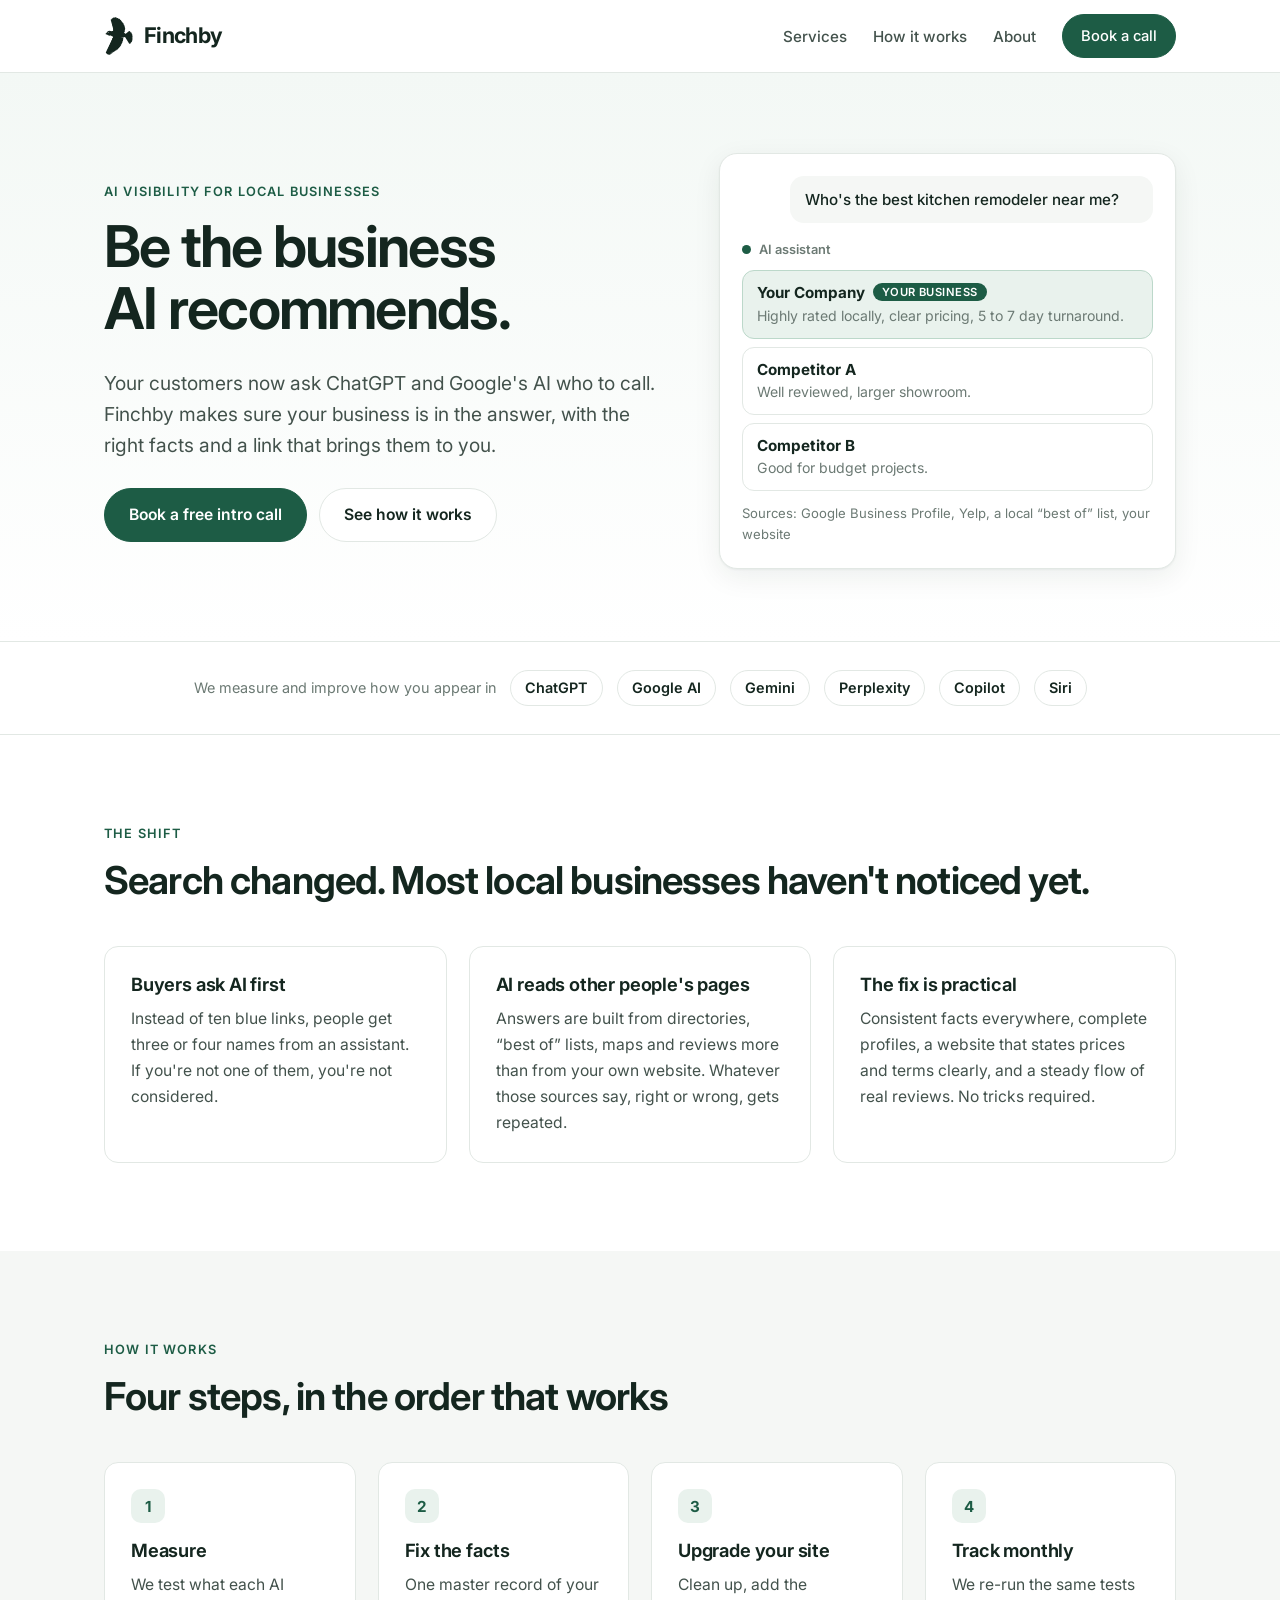
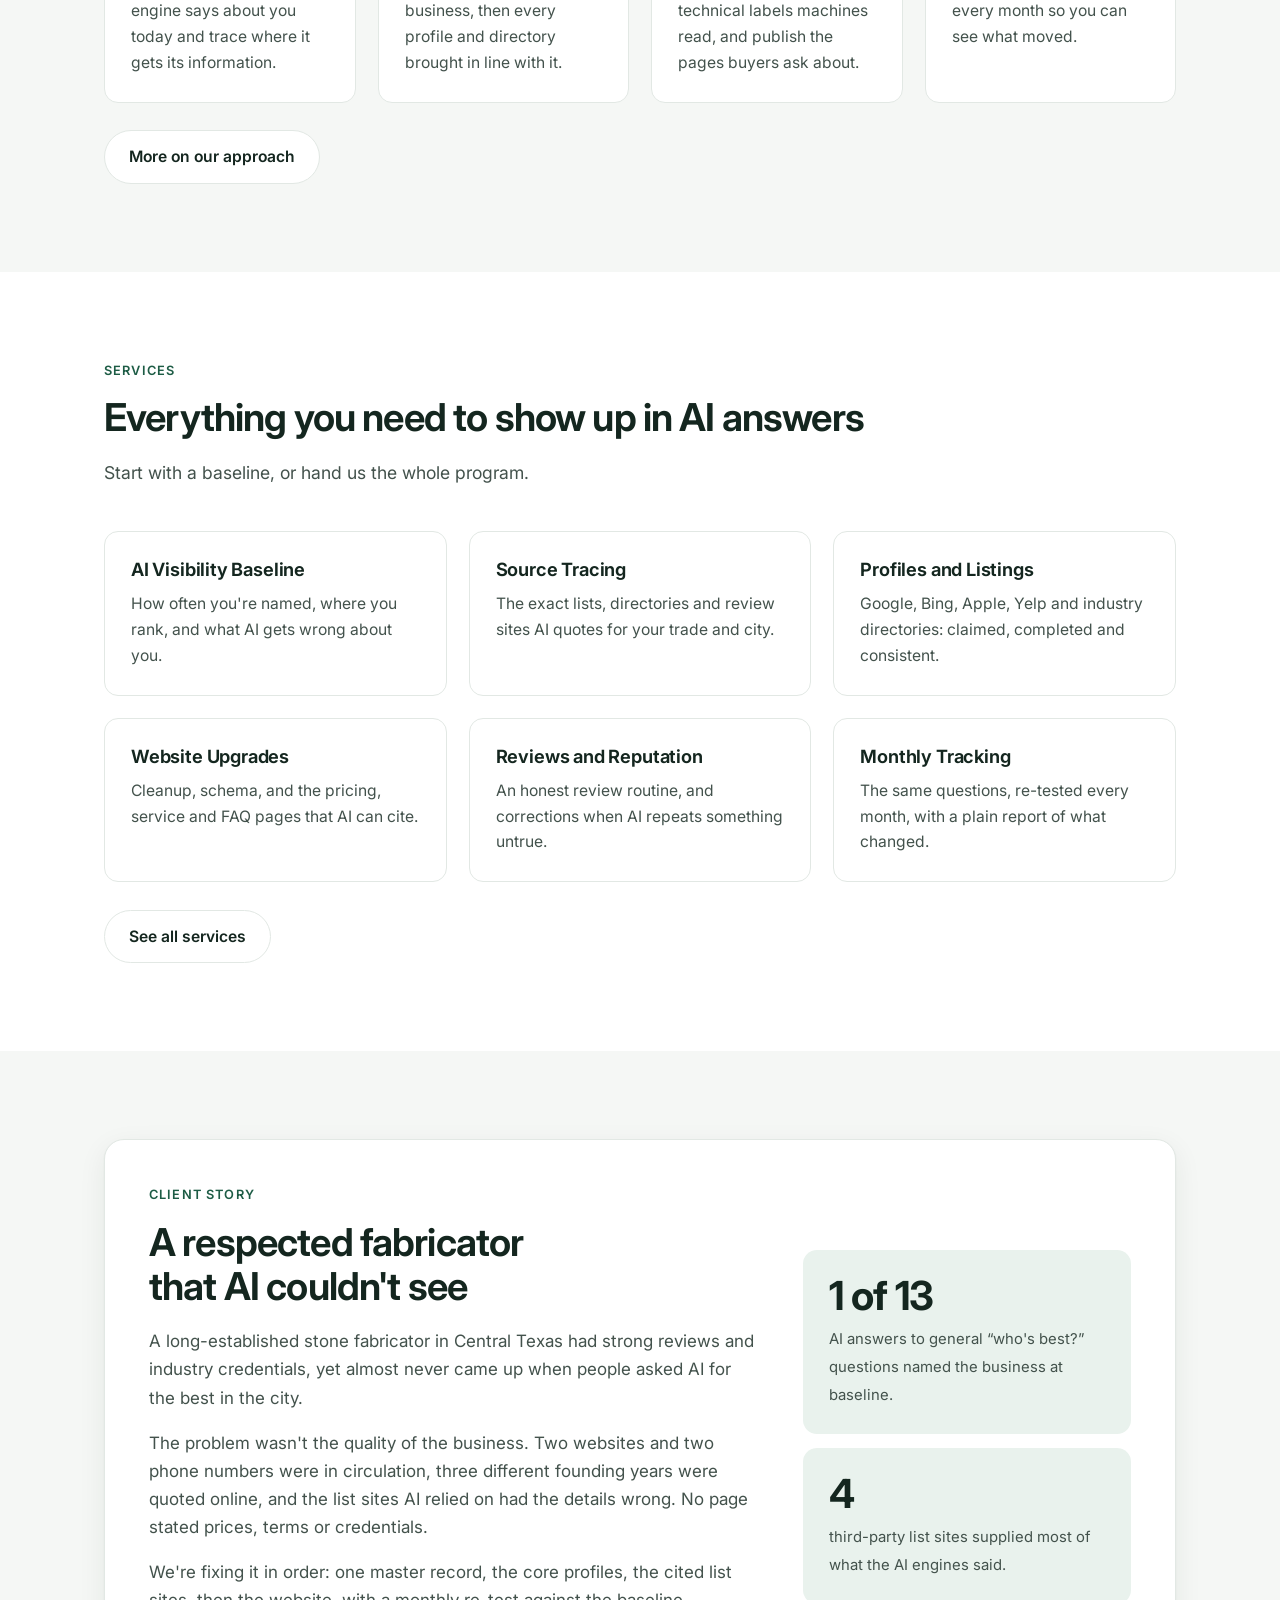
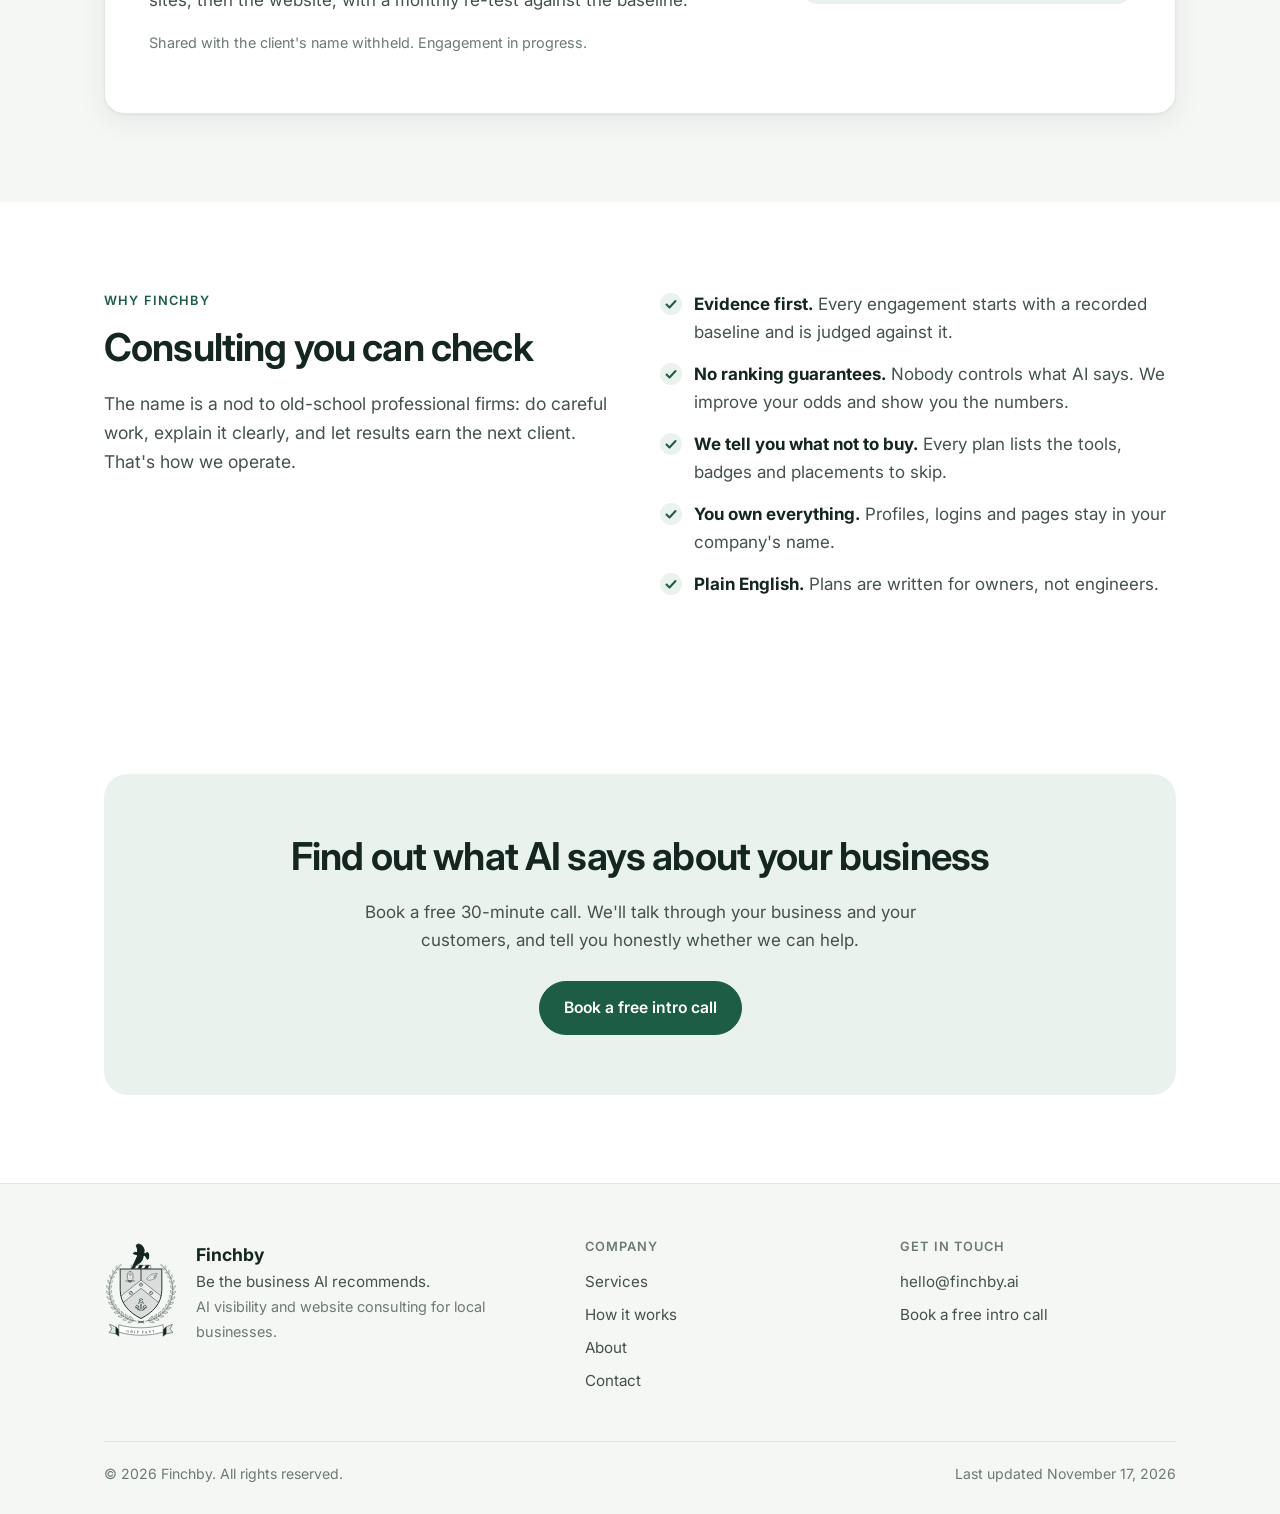
<file: finchby-site/index.html>
<!doctype html>
<html lang="en-US">
<head>
<meta charset="utf-8">
<meta name="viewport" content="width=device-width, initial-scale=1">
<title>AI Visibility for Local Businesses | Finchby</title>
<meta name="description" content="Finchby helps local businesses get found, described accurately and recommended by ChatGPT, Google AI, Gemini, Perplexity and Copilot.">
<link rel="canonical" href="https://finchby.ai/">
<meta property="og:type" content="website">
<meta property="og:site_name" content="Finchby">
<meta property="og:title" content="AI Visibility for Local Businesses | Finchby">
<meta property="og:description" content="Finchby helps local businesses get found, described accurately and recommended by ChatGPT, Google AI, Gemini, Perplexity and Copilot.">
<meta property="og:url" content="https://finchby.ai/">
<link rel="icon" href="assets/img/finch.svg" type="image/svg+xml">
<link rel="preconnect" href="https://fonts.googleapis.com">
<link rel="preconnect" href="https://fonts.gstatic.com" crossorigin>
<link href="https://fonts.googleapis.com/css2?family=Inter:wght@400;500;600;700&display=swap" rel="stylesheet">
<link rel="stylesheet" href="assets/css/style.css">
<script type="application/ld+json">
{
 "@context": "https://schema.org",
 "@type": "ProfessionalService",
 "@id": "https://finchby.ai/#organization",
 "name": "Finchby",
 "url": "https://finchby.ai/",
 "logo": "https://finchby.ai/assets/img/finch.svg",
 "email": "hello@finchby.ai",
 "description": "AI visibility consultancy for local businesses.",
 "slogan": "Be the business AI recommends.",
 "founder": {
  "@type": "Person",
  "name": "Steven Hope"
 },
 "areaServed": {
  "@type": "Country",
  "name": "United States"
 },
 "knowsAbout": [
  "AI visibility",
  "Generative engine optimization",
  "Answer engine optimization",
  "Local SEO",
  "WordPress",
  "Structured data"
 ],
 "hasOfferCatalog": {
  "@type": "OfferCatalog",
  "name": "Services",
  "itemListElement": [
   {
    "@type": "Offer",
    "itemOffered": {
     "@type": "Service",
     "name": "AI Visibility Baseline",
     "description": "We ask ChatGPT, Google, Gemini, Perplexity and Copilot the questions your customers ask, several times each. You see how often you're named, where you rank, which facts are wrong and which competitors show up instead."
    }
   },
   {
    "@type": "Offer",
    "itemOffered": {
     "@type": "Service",
     "name": "Source Tracing",
     "description": "AI rarely quotes your own website. We find the list sites, directories and review platforms it actually pulls from for your trade and city, and show where you stand on each one."
    }
   },
   {
    "@type": "Offer",
    "itemOffered": {
     "@type": "Service",
     "name": "Site Readiness Audit",
     "description": "A technical check of whether search engines and AI crawlers can reach and understand your website. You get a clear verdict (Ready, Needs Work or Blocked) and the reason."
    }
   },
   {
    "@type": "Offer",
    "itemOffered": {
     "@type": "Service",
     "name": "Action Plan",
     "description": "A prioritized plan in plain English. Every task has an owner, a time estimate and a cost, with milestones at 30, 60 and 90 days."
    }
   },
   {
    "@type": "Offer",
    "itemOffered": {
     "@type": "Service",
     "name": "Master Record",
     "description": "One agreed source of truth for your name, address, phone, hours, founding year and credentials. Every listing gets checked against it, field by field."
    }
   },
   {
    "@type": "Offer",
    "itemOffered": {
     "@type": "Service",
     "name": "Core Profiles",
     "description": "We claim and complete the profiles AI reads first: Google Business Profile, Bing Places, Apple Business, Yelp, Facebook and the top directory in your industry."
    }
   },
   {
    "@type": "Offer",
    "itemOffered": {
     "@type": "Service",
     "name": "Directory and List-Site Fixes",
     "description": "We get you onto the \u201cbest of\u201d lists AI quotes, correct the entries that are wrong, and tell you which paid placements aren't worth it."
    }
   },
   {
    "@type": "Offer",
    "itemOffered": {
     "@type": "Service",
     "name": "Duplicate and Legacy Cleanup",
     "description": "Old domains, former owners, extra phone numbers and conflicting founding dates confuse AI. We reconcile them, or work around the ones you can't change."
    }
   },
   {
    "@type": "Offer",
    "itemOffered": {
     "@type": "Service",
     "name": "Website Cleanup and Care",
     "description": "We remove leftover pages, broken links, oversized images and security gaps. We work in WordPress, Elementor and Yoast SEO, alongside your developer if you have one."
    }
   },
   {
    "@type": "Offer",
    "itemOffered": {
     "@type": "Service",
     "name": "Technical Setup and Schema",
     "description": "Page titles, descriptions, headings and structured data that tell machines what you do and where, plus the right AI-crawler settings at your host and firewall."
    }
   },
   {
    "@type": "Offer",
    "itemOffered": {
     "@type": "Service",
     "name": "Answer Pages",
     "description": "The pages buyers and AI look for and rarely find: pricing and terms, credentials, services, service areas and FAQs, each answering the question in the first two sentences."
    }
   },
   {
    "@type": "Offer",
    "itemOffered": {
     "@type": "Service",
     "name": "Review Program",
     "description": "A simple routine for asking every customer for a review and replying to each one. We never buy, filter or gate reviews."
    }
   },
   {
    "@type": "Offer",
    "itemOffered": {
     "@type": "Service",
     "name": "AI Answer Corrections",
     "description": "When AI repeats an outdated or unfair claim about you, we trace it to the source, publish the real facts and respond where the claim was made."
    }
   },
   {
    "@type": "Offer",
    "itemOffered": {
     "@type": "Service",
     "name": "Monthly Answer Check",
     "description": "We re-run the same questions on every engine, multiple times, and compare with your baseline. AI answers vary from one run to the next, so a single check proves nothing."
    }
   },
   {
    "@type": "Offer",
    "itemOffered": {
     "@type": "Service",
     "name": "Reporting",
     "description": "AI citations from Bing, question searches from Google, AI-assistant traffic in Google Analytics, and what customers say when you ask how they found you."
    }
   },
   {
    "@type": "Offer",
    "itemOffered": {
     "@type": "Service",
     "name": "Ongoing Advisory",
     "description": "A monthly retainer for owners who want the work watched, adjusted and explained as AI platforms change."
    }
   }
  ]
 }
}
</script>
</head>
<body>
<header class="site-header">
  <div class="wrap">
    <a class="brand" href="index.html" aria-label="Finchby, home">
      <img src="assets/img/finch.svg" alt="" width="30" height="40">
      <span>Finchby</span>
    </a>
    <nav class="nav" aria-label="Primary">
      <a href="services.html">Services</a>
      <a href="approach.html">How it works</a>
      <a href="about.html">About</a>
      <a class="btn" href="contact.html">Book a call</a>
    </nav>
  </div>
</header>
<main>

<section class="hero">
  <div class="wrap">
    <div>
      <p class="eyebrow">AI visibility for local businesses</p>
      <h1>Be the business AI recommends.</h1>
      <p class="lede">Your customers now ask ChatGPT and Google's AI who to call. Finchby makes sure your business is in the answer, with the right facts and a link that brings them to you.</p>
      <div class="actions">
        <a class="btn" href="contact.html">Book a free intro call</a>
        <a class="btn ghost" href="approach.html">See how it works</a>
      </div>
    </div>
    <div class="answer" role="img" aria-label="Illustration of an AI assistant recommending three local businesses, with yours listed first">
      <p class="q">Who's the best kitchen remodeler near me?</p>
      <div class="a-label"><span class="dot"></span>AI assistant</div>
      <ol>
        <li class="you"><strong>Your Company</strong><span>Highly rated locally, clear pricing, 5 to 7 day turnaround.</span></li>
        <li><strong>Competitor A</strong><span>Well reviewed, larger showroom.</span></li>
        <li><strong>Competitor B</strong><span>Good for budget projects.</span></li>
      </ol>
      <p class="src">Sources: Google Business Profile, Yelp, a local &ldquo;best of&rdquo; list, your website</p>
    </div>
  </div>
</section>

<div class="engines">
  <div class="wrap">
    <span>We measure and improve how you appear in</span>
    <span class="chip">ChatGPT</span><span class="chip">Google AI</span><span class="chip">Gemini</span><span class="chip">Perplexity</span><span class="chip">Copilot</span><span class="chip">Siri</span>
  </div>
</div>

<section>
  <div class="wrap">
    <div class="sec-head">
      <p class="eyebrow">The shift</p>
      <h2>Search changed. Most local businesses haven't noticed yet.</h2>
    </div>
    <div class="grid-3">
      <div class="card"><h3>Buyers ask AI first</h3><p>Instead of ten blue links, people get three or four names from an assistant. If you're not one of them, you're not considered.</p></div>
      <div class="card"><h3>AI reads other people's pages</h3><p>Answers are built from directories, &ldquo;best of&rdquo; lists, maps and reviews more than from your own website. Whatever those sources say, right or wrong, gets repeated.</p></div>
      <div class="card"><h3>The fix is practical</h3><p>Consistent facts everywhere, complete profiles, a website that states prices and terms clearly, and a steady flow of real reviews. No tricks required.</p></div>
    </div>
  </div>
</section>

<section class="soft">
  <div class="wrap">
    <div class="sec-head">
      <p class="eyebrow">How it works</p>
      <h2>Four steps, in the order that works</h2>
    </div>
    <div class="grid-4">
      <div class="card"><span class="num">1</span><h3>Measure</h3><p>We test what each AI engine says about you today and trace where it gets its information.</p></div>
      <div class="card"><span class="num">2</span><h3>Fix the facts</h3><p>One master record of your business, then every profile and directory brought in line with it.</p></div>
      <div class="card"><span class="num">3</span><h3>Upgrade your site</h3><p>Clean up, add the technical labels machines read, and publish the pages buyers ask about.</p></div>
      <div class="card"><span class="num">4</span><h3>Track monthly</h3><p>We re-run the same tests every month so you can see what moved.</p></div>
    </div>
    <div class="actions"><a class="btn ghost" href="approach.html">More on our approach</a></div>
  </div>
</section>

<section>
  <div class="wrap">
    <div class="sec-head">
      <p class="eyebrow">Services</p>
      <h2>Everything you need to show up in AI answers</h2>
      <p class="sub">Start with a baseline, or hand us the whole program.</p>
    </div>
    <div class="grid-3">
      <a class="card" href="services.html"><h3>AI Visibility Baseline</h3><p>How often you're named, where you rank, and what AI gets wrong about you.</p></a>
      <a class="card" href="services.html"><h3>Source Tracing</h3><p>The exact lists, directories and review sites AI quotes for your trade and city.</p></a>
      <a class="card" href="services.html"><h3>Profiles and Listings</h3><p>Google, Bing, Apple, Yelp and industry directories: claimed, completed and consistent.</p></a>
      <a class="card" href="services.html"><h3>Website Upgrades</h3><p>Cleanup, schema, and the pricing, service and FAQ pages that AI can cite.</p></a>
      <a class="card" href="services.html"><h3>Reviews and Reputation</h3><p>An honest review routine, and corrections when AI repeats something untrue.</p></a>
      <a class="card" href="services.html"><h3>Monthly Tracking</h3><p>The same questions, re-tested every month, with a plain report of what changed.</p></a>
    </div>
    <div class="actions"><a class="btn ghost" href="services.html">See all services</a></div>
  </div>
</section>

<section class="soft">
  <div class="wrap">
    <div class="case">
      <div>
        <p class="eyebrow">Client story</p>
        <h2>A respected fabricator that AI couldn't see</h2>
        <p>A long-established stone fabricator in Central Texas had strong reviews and industry credentials, yet almost never came up when people asked AI for the best in the city.</p>
        <p>The problem wasn't the quality of the business. Two websites and two phone numbers were in circulation, three different founding years were quoted online, and the list sites AI relied on had the details wrong. No page stated prices, terms or credentials.</p>
        <p>We're fixing it in order: one master record, the core profiles, the cited list sites, then the website, with a monthly re-test against the baseline.</p>
        <p class="small">Shared with the client's name withheld. Engagement in progress.</p>
      </div>
      <div>
        <div class="stat"><b>1 of 13</b><span>AI answers to general &ldquo;who's best?&rdquo; questions named the business at baseline.</span></div>
        <div class="stat"><b>4</b><span>third-party list sites supplied most of what the AI engines said.</span></div>
      </div>
    </div>
  </div>
</section>

<section>
  <div class="wrap">
    <div class="grid-2">
      <div>
        <p class="eyebrow">Why Finchby</p>
        <h2>Consulting you can check</h2>
        <p class="sub">The name is a nod to old-school professional firms: do careful work, explain it clearly, and let results earn the next client. That's how we operate.</p>
      </div>
      <ul class="checks">
        <li><strong>Evidence first.</strong> Every engagement starts with a recorded baseline and is judged against it.</li>
        <li><strong>No ranking guarantees.</strong> Nobody controls what AI says. We improve your odds and show you the numbers.</li>
        <li><strong>We tell you what not to buy.</strong> Every plan lists the tools, badges and placements to skip.</li>
        <li><strong>You own everything.</strong> Profiles, logins and pages stay in your company's name.</li>
        <li><strong>Plain English.</strong> Plans are written for owners, not engineers.</li>
      </ul>
    </div>
  </div>
</section>

<section>
  <div class="wrap">
    <div class="cta">
      <h2>Find out what AI says about your business</h2>
      <p>Book a free 30-minute call. We'll talk through your business and your customers, and tell you honestly whether we can help.</p>
      <div class="actions" style="justify-content:center"><a class="btn" href="contact.html">Book a free intro call</a></div>
    </div>
  </div>
</section>
</main>
<footer class="site-footer">
  <div class="wrap">
    <div class="cols">
      <div class="foot-brand">
        <img src="assets/img/crest.svg" alt="The Finchby crest" width="74" height="99">
        <p><strong>Finchby</strong><br>Be the business AI recommends.<br><span class="small">AI visibility and website consulting for local businesses.</span></p>
      </div>
      <div>
        <h2>Company</h2>
        <ul>
          <li><a href="services.html">Services</a></li>
          <li><a href="approach.html">How it works</a></li>
          <li><a href="about.html">About</a></li>
          <li><a href="contact.html">Contact</a></li>
        </ul>
      </div>
      <div>
        <h2>Get in touch</h2>
        <ul>
          <li><a href="mailto:hello@finchby.ai">hello@finchby.ai</a></li>
          <li><a href="contact.html">Book a free intro call</a></li>
        </ul>
      </div>
    </div>
    <div class="colophon"><span>&copy; 2026 Finchby. All rights reserved.</span><span>Last updated November 17, 2026</span></div>
  </div>
</footer>
</body>
</html>
</file>
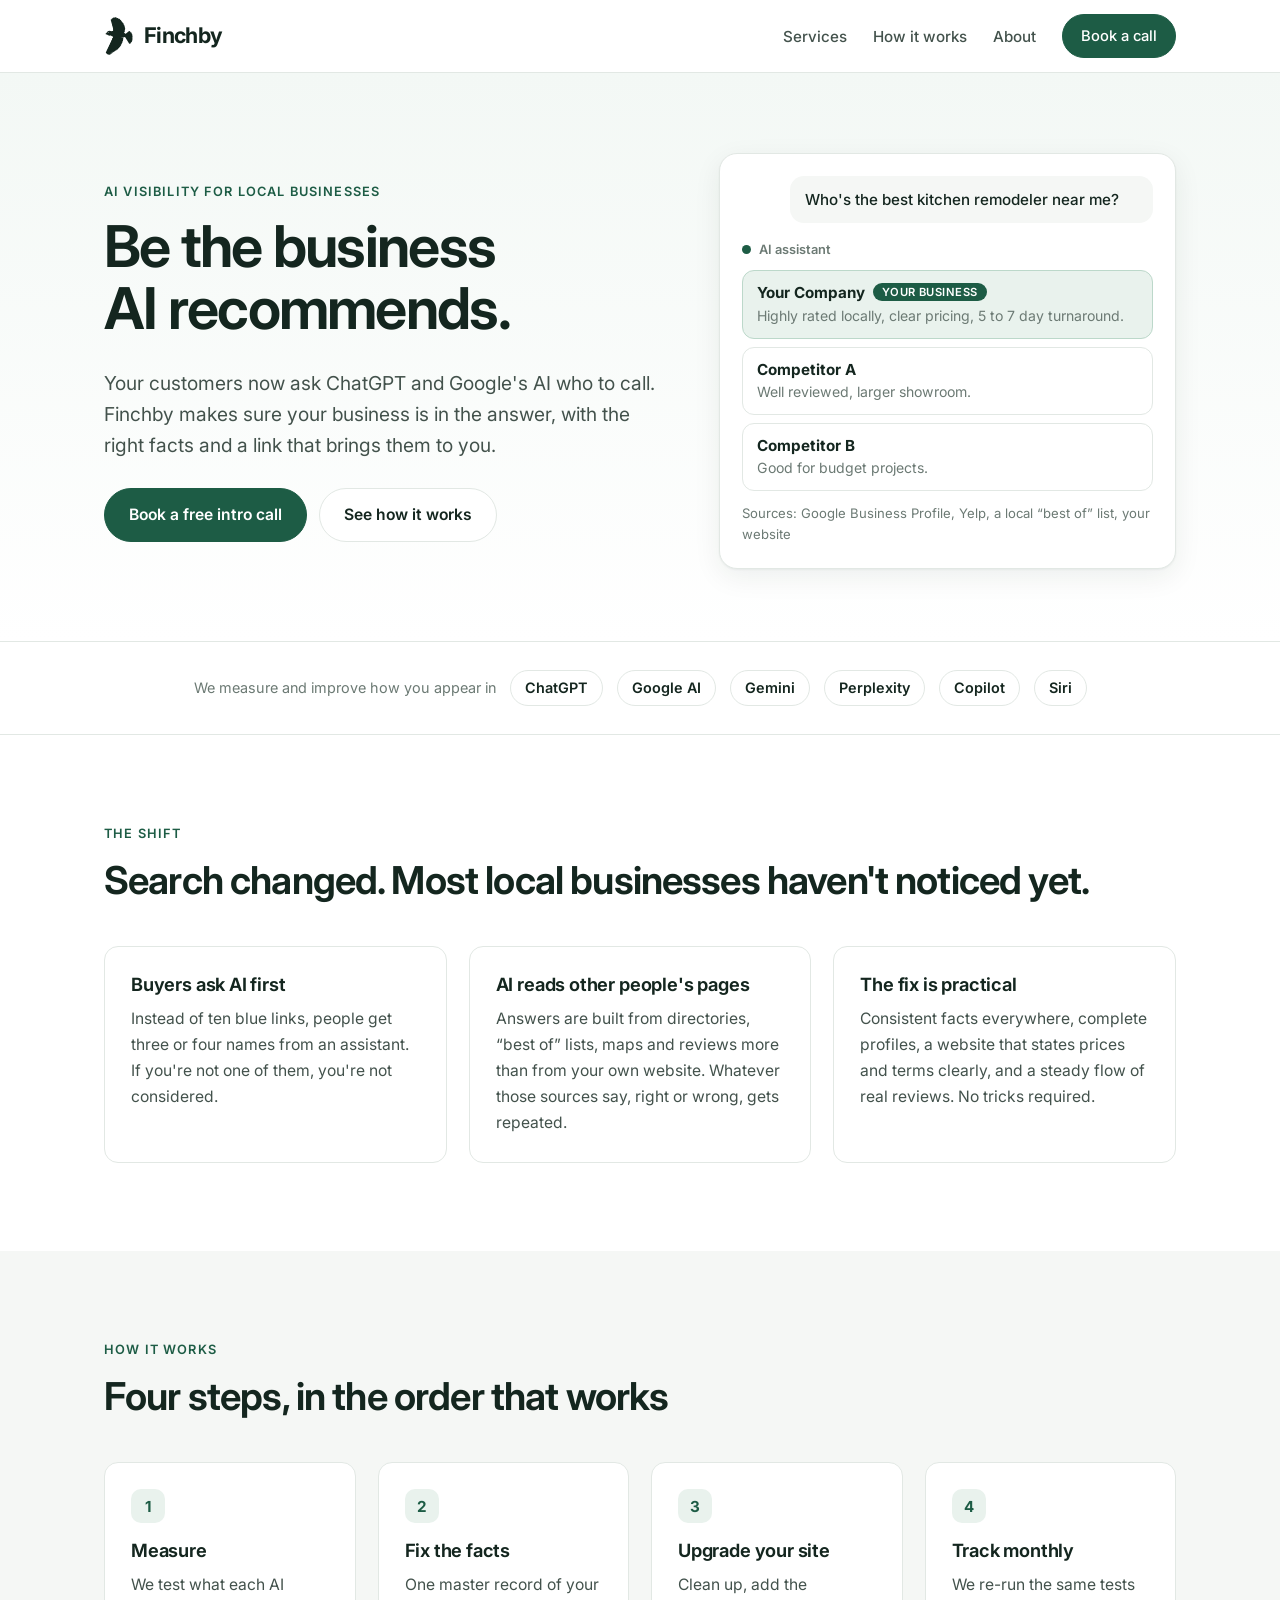
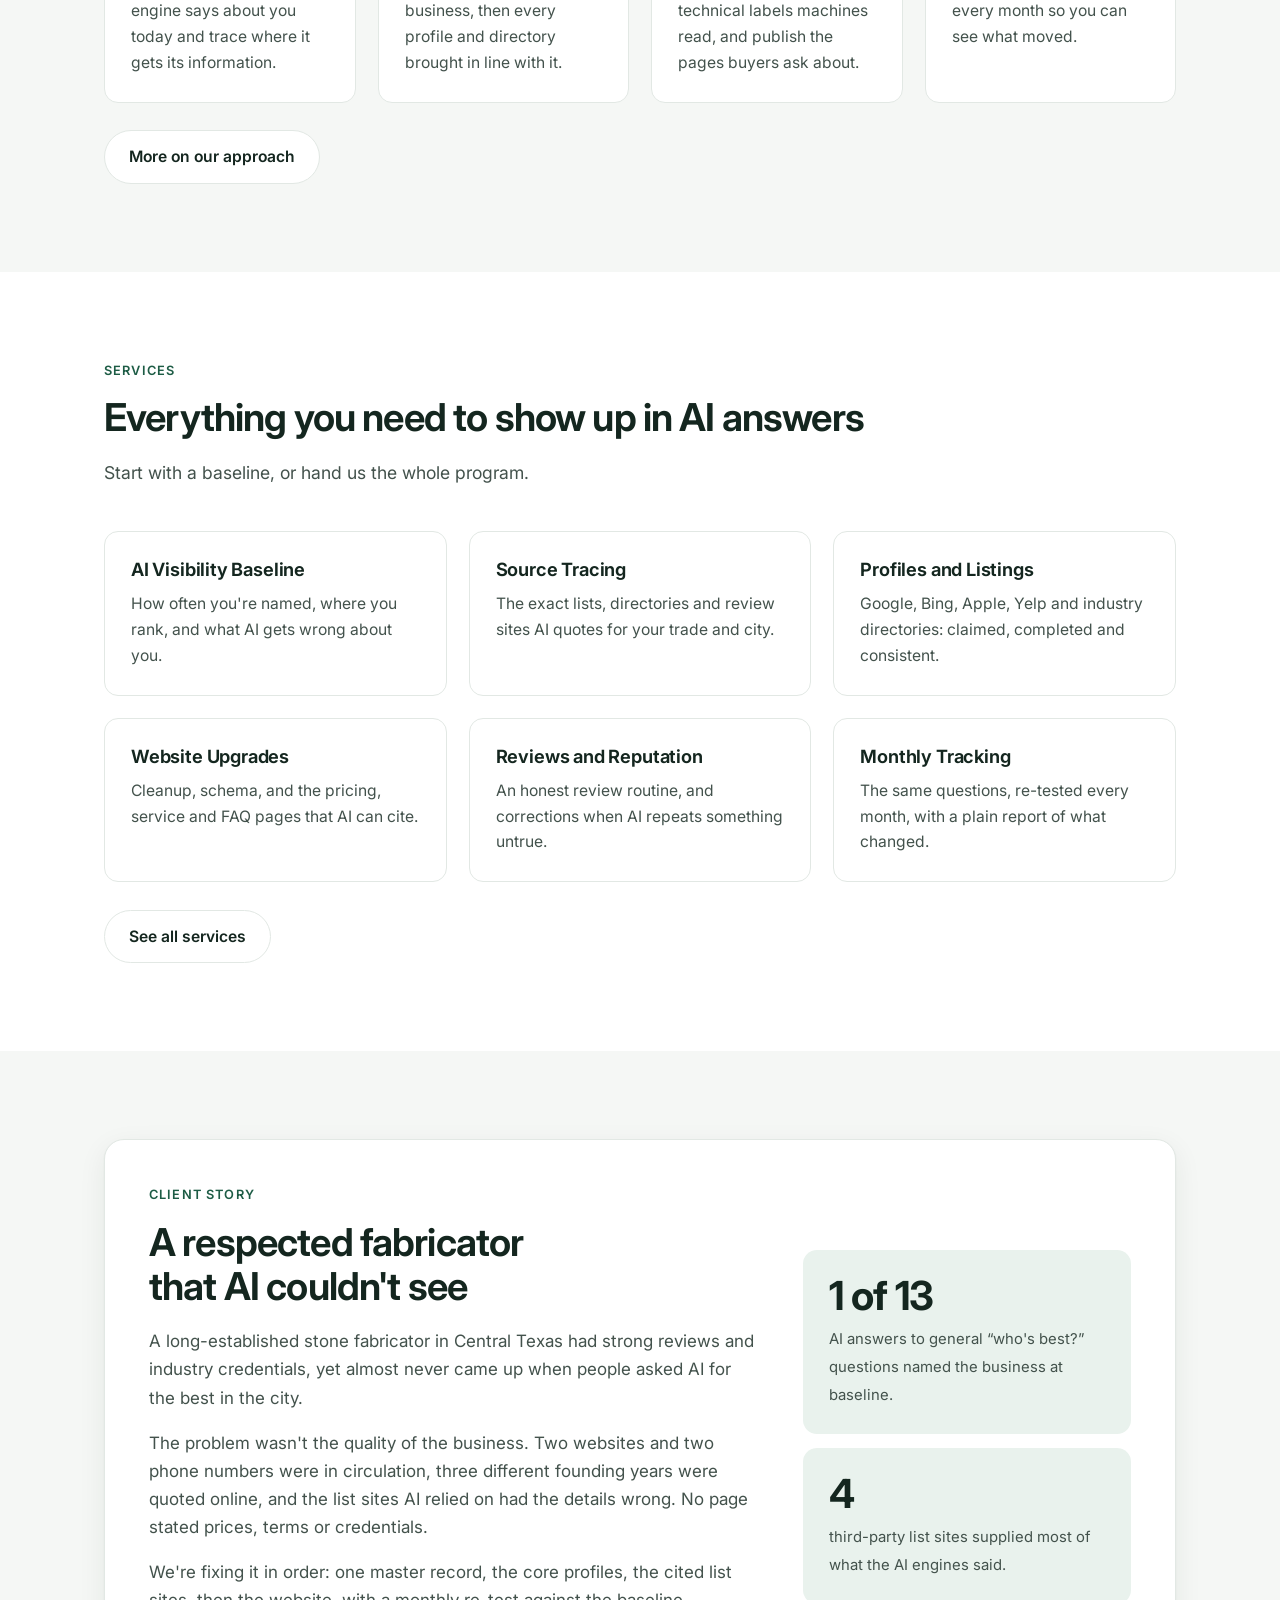
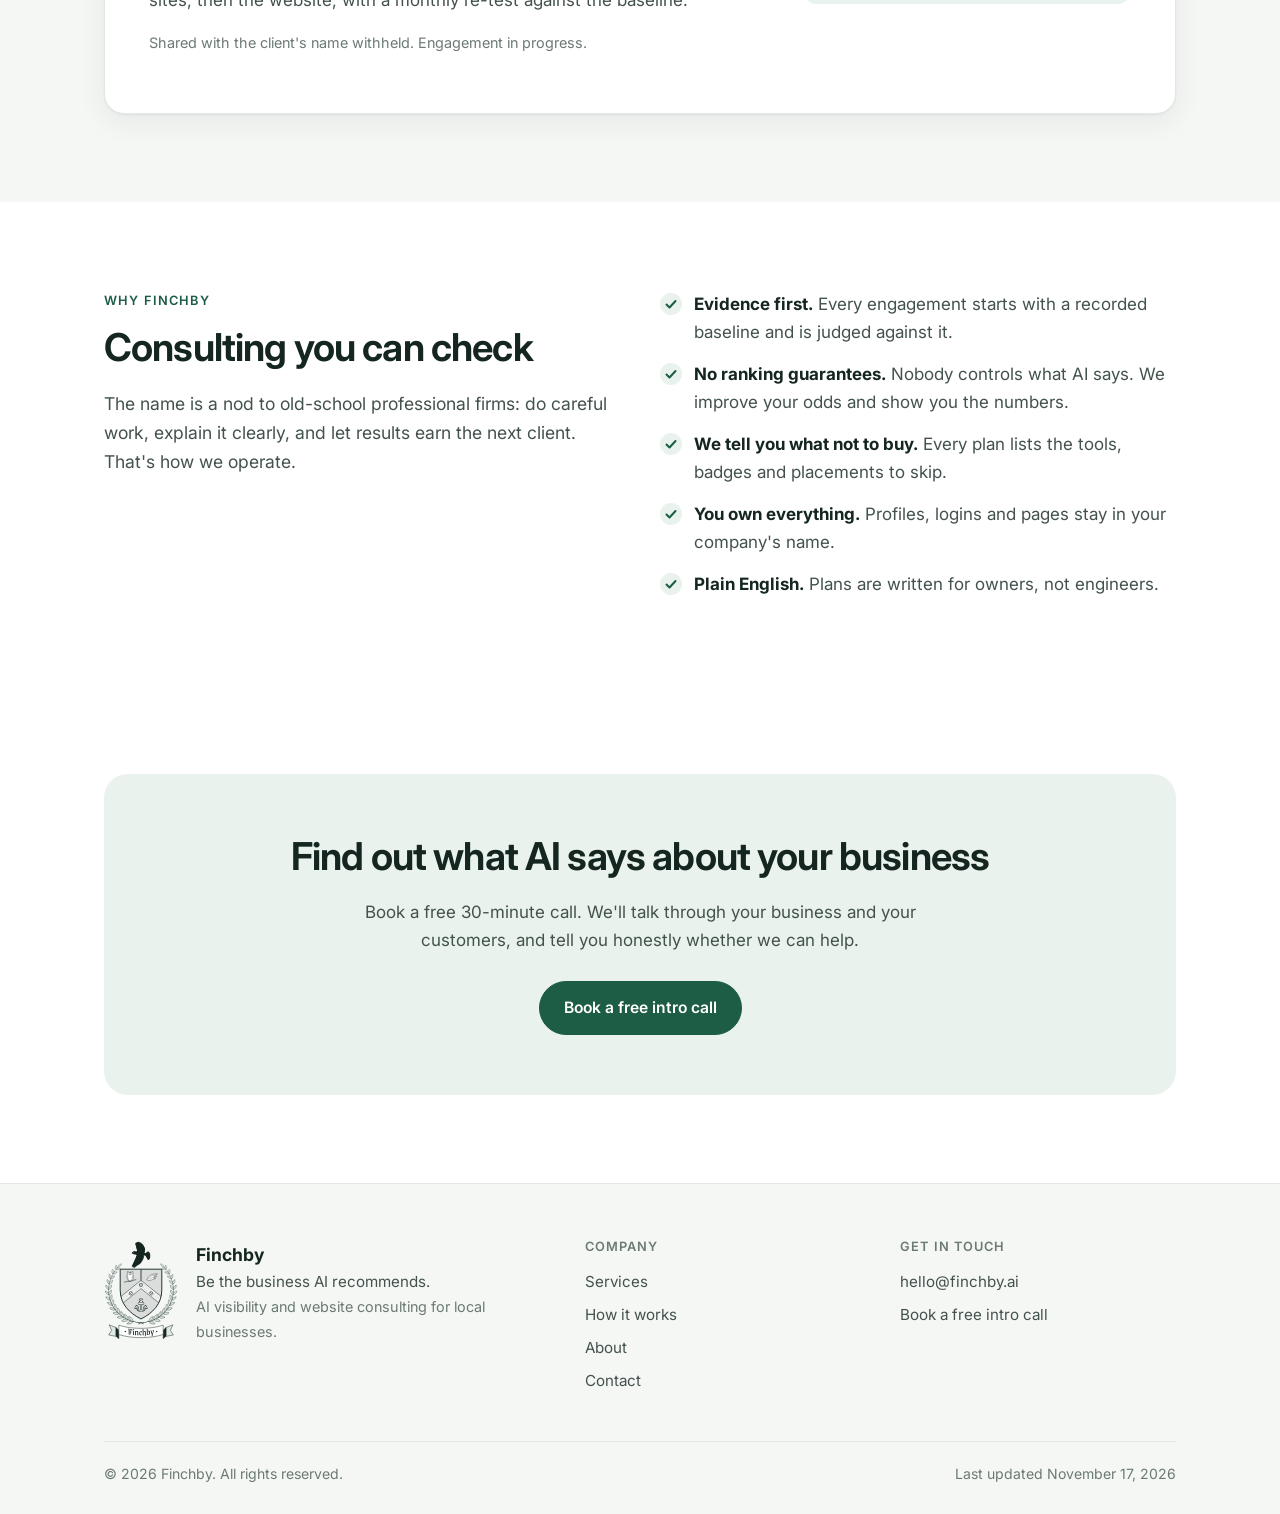
<file: finchby_website_V1/index.html>
<!doctype html>
<html lang="en-US">
<head>
<meta charset="utf-8">
<meta name="viewport" content="width=device-width, initial-scale=1">
<title>AI Visibility for Local Businesses | Finchby</title>
<meta name="description" content="Finchby helps local businesses get found, described accurately and recommended by ChatGPT, Google AI, Gemini, Perplexity and Copilot.">
<link rel="canonical" href="https://finchby.ai/">
<meta property="og:type" content="website">
<meta property="og:site_name" content="Finchby">
<meta property="og:title" content="AI Visibility for Local Businesses | Finchby">
<meta property="og:description" content="Finchby helps local businesses get found, described accurately and recommended by ChatGPT, Google AI, Gemini, Perplexity and Copilot.">
<meta property="og:url" content="https://finchby.ai/">
<link rel="icon" href="assets/img/finch.svg" type="image/svg+xml">
<link rel="preconnect" href="https://fonts.googleapis.com">
<link rel="preconnect" href="https://fonts.gstatic.com" crossorigin>
<link href="https://fonts.googleapis.com/css2?family=Inter:wght@400;500;600;700&display=swap" rel="stylesheet">
<link rel="stylesheet" href="assets/css/style.css">
<script type="application/ld+json">
{
 "@context": "https://schema.org",
 "@type": "ProfessionalService",
 "@id": "https://finchby.ai/#organization",
 "name": "Finchby",
 "url": "https://finchby.ai/",
 "logo": "https://finchby.ai/assets/img/finch.svg",
 "email": "hello@finchby.ai",
 "description": "AI visibility consultancy for local businesses.",
 "slogan": "Be the business AI recommends.",
 "founder": {
  "@type": "Person",
  "name": "Steven Hope"
 },
 "areaServed": {
  "@type": "Country",
  "name": "United States"
 },
 "knowsAbout": [
  "AI visibility",
  "Generative engine optimization",
  "Answer engine optimization",
  "Local SEO",
  "WordPress",
  "Structured data"
 ],
 "hasOfferCatalog": {
  "@type": "OfferCatalog",
  "name": "Services",
  "itemListElement": [
   {
    "@type": "Offer",
    "itemOffered": {
     "@type": "Service",
     "name": "AI Visibility Baseline",
     "description": "We ask ChatGPT, Google, Gemini, Perplexity and Copilot the questions your customers ask, several times each. You see how often you're named, where you rank, which facts are wrong and which competitors show up instead."
    }
   },
   {
    "@type": "Offer",
    "itemOffered": {
     "@type": "Service",
     "name": "Source Tracing",
     "description": "AI rarely quotes your own website. We find the list sites, directories and review platforms it actually pulls from for your trade and city, and show where you stand on each one."
    }
   },
   {
    "@type": "Offer",
    "itemOffered": {
     "@type": "Service",
     "name": "Site Readiness Audit",
     "description": "A technical check of whether search engines and AI crawlers can reach and understand your website. You get a clear verdict (Ready, Needs Work or Blocked) and the reason."
    }
   },
   {
    "@type": "Offer",
    "itemOffered": {
     "@type": "Service",
     "name": "Action Plan",
     "description": "A prioritized plan in plain English. Every task has an owner, a time estimate and a cost, with milestones at 30, 60 and 90 days."
    }
   },
   {
    "@type": "Offer",
    "itemOffered": {
     "@type": "Service",
     "name": "Master Record",
     "description": "One agreed source of truth for your name, address, phone, hours, founding year and credentials. Every listing gets checked against it, field by field."
    }
   },
   {
    "@type": "Offer",
    "itemOffered": {
     "@type": "Service",
     "name": "Core Profiles",
     "description": "We claim and complete the profiles AI reads first: Google Business Profile, Bing Places, Apple Business, Yelp, Facebook and the top directory in your industry."
    }
   },
   {
    "@type": "Offer",
    "itemOffered": {
     "@type": "Service",
     "name": "Directory and List-Site Fixes",
     "description": "We get you onto the \u201cbest of\u201d lists AI quotes, correct the entries that are wrong, and tell you which paid placements aren't worth it."
    }
   },
   {
    "@type": "Offer",
    "itemOffered": {
     "@type": "Service",
     "name": "Duplicate and Legacy Cleanup",
     "description": "Old domains, former owners, extra phone numbers and conflicting founding dates confuse AI. We reconcile them, or work around the ones you can't change."
    }
   },
   {
    "@type": "Offer",
    "itemOffered": {
     "@type": "Service",
     "name": "Website Cleanup and Care",
     "description": "We remove leftover pages, broken links, oversized images and security gaps. We work in WordPress, Elementor and Yoast SEO, alongside your developer if you have one."
    }
   },
   {
    "@type": "Offer",
    "itemOffered": {
     "@type": "Service",
     "name": "Technical Setup and Schema",
     "description": "Page titles, descriptions, headings and structured data that tell machines what you do and where, plus the right AI-crawler settings at your host and firewall."
    }
   },
   {
    "@type": "Offer",
    "itemOffered": {
     "@type": "Service",
     "name": "Answer Pages",
     "description": "The pages buyers and AI look for and rarely find: pricing and terms, credentials, services, service areas and FAQs, each answering the question in the first two sentences."
    }
   },
   {
    "@type": "Offer",
    "itemOffered": {
     "@type": "Service",
     "name": "Review Program",
     "description": "A simple routine for asking every customer for a review and replying to each one. We never buy, filter or gate reviews."
    }
   },
   {
    "@type": "Offer",
    "itemOffered": {
     "@type": "Service",
     "name": "AI Answer Corrections",
     "description": "When AI repeats an outdated or unfair claim about you, we trace it to the source, publish the real facts and respond where the claim was made."
    }
   },
   {
    "@type": "Offer",
    "itemOffered": {
     "@type": "Service",
     "name": "Monthly Answer Check",
     "description": "We re-run the same questions on every engine, multiple times, and compare with your baseline. AI answers vary from one run to the next, so a single check proves nothing."
    }
   },
   {
    "@type": "Offer",
    "itemOffered": {
     "@type": "Service",
     "name": "Reporting",
     "description": "AI citations from Bing, question searches from Google, AI-assistant traffic in Google Analytics, and what customers say when you ask how they found you."
    }
   },
   {
    "@type": "Offer",
    "itemOffered": {
     "@type": "Service",
     "name": "Ongoing Advisory",
     "description": "A monthly retainer for owners who want the work watched, adjusted and explained as AI platforms change."
    }
   }
  ]
 }
}
</script>
</head>
<body>
<header class="site-header">
  <div class="wrap">
    <a class="brand" href="index.html" aria-label="Finchby, home">
      <img src="assets/img/finch.svg" alt="" width="30" height="40">
      <span>Finchby</span>
    </a>
    <nav class="nav" aria-label="Primary">
      <a href="services.html">Services</a>
      <a href="approach.html">How it works</a>
      <a href="about.html">About</a>
      <a class="btn" href="contact.html">Book a call</a>
    </nav>
  </div>
</header>
<main>

<section class="hero">
  <div class="wrap">
    <div>
      <p class="eyebrow">AI visibility for local businesses</p>
      <h1>Be the business AI recommends.</h1>
      <p class="lede">Your customers now ask ChatGPT and Google's AI who to call. Finchby makes sure your business is in the answer, with the right facts and a link that brings them to you.</p>
      <div class="actions">
        <a class="btn" href="contact.html">Book a free intro call</a>
        <a class="btn ghost" href="approach.html">See how it works</a>
      </div>
    </div>
    <div class="answer" role="img" aria-label="Illustration of an AI assistant recommending three local businesses, with yours listed first">
      <p class="q">Who's the best kitchen remodeler near me?</p>
      <div class="a-label"><span class="dot"></span>AI assistant</div>
      <ol>
        <li class="you"><strong>Your Company</strong><span>Highly rated locally, clear pricing, 5 to 7 day turnaround.</span></li>
        <li><strong>Competitor A</strong><span>Well reviewed, larger showroom.</span></li>
        <li><strong>Competitor B</strong><span>Good for budget projects.</span></li>
      </ol>
      <p class="src">Sources: Google Business Profile, Yelp, a local &ldquo;best of&rdquo; list, your website</p>
    </div>
  </div>
</section>

<div class="engines">
  <div class="wrap">
    <span>We measure and improve how you appear in</span>
    <span class="chip">ChatGPT</span><span class="chip">Google AI</span><span class="chip">Gemini</span><span class="chip">Perplexity</span><span class="chip">Copilot</span><span class="chip">Siri</span>
  </div>
</div>

<section>
  <div class="wrap">
    <div class="sec-head">
      <p class="eyebrow">The shift</p>
      <h2>Search changed. Most local businesses haven't noticed yet.</h2>
    </div>
    <div class="grid-3">
      <div class="card"><h3>Buyers ask AI first</h3><p>Instead of ten blue links, people get three or four names from an assistant. If you're not one of them, you're not considered.</p></div>
      <div class="card"><h3>AI reads other people's pages</h3><p>Answers are built from directories, &ldquo;best of&rdquo; lists, maps and reviews more than from your own website. Whatever those sources say, right or wrong, gets repeated.</p></div>
      <div class="card"><h3>The fix is practical</h3><p>Consistent facts everywhere, complete profiles, a website that states prices and terms clearly, and a steady flow of real reviews. No tricks required.</p></div>
    </div>
  </div>
</section>

<section class="soft">
  <div class="wrap">
    <div class="sec-head">
      <p class="eyebrow">How it works</p>
      <h2>Four steps, in the order that works</h2>
    </div>
    <div class="grid-4">
      <div class="card"><span class="num">1</span><h3>Measure</h3><p>We test what each AI engine says about you today and trace where it gets its information.</p></div>
      <div class="card"><span class="num">2</span><h3>Fix the facts</h3><p>One master record of your business, then every profile and directory brought in line with it.</p></div>
      <div class="card"><span class="num">3</span><h3>Upgrade your site</h3><p>Clean up, add the technical labels machines read, and publish the pages buyers ask about.</p></div>
      <div class="card"><span class="num">4</span><h3>Track monthly</h3><p>We re-run the same tests every month so you can see what moved.</p></div>
    </div>
    <div class="actions"><a class="btn ghost" href="approach.html">More on our approach</a></div>
  </div>
</section>

<section>
  <div class="wrap">
    <div class="sec-head">
      <p class="eyebrow">Services</p>
      <h2>Everything you need to show up in AI answers</h2>
      <p class="sub">Start with a baseline, or hand us the whole program.</p>
    </div>
    <div class="grid-3">
      <a class="card" href="services.html"><h3>AI Visibility Baseline</h3><p>How often you're named, where you rank, and what AI gets wrong about you.</p></a>
      <a class="card" href="services.html"><h3>Source Tracing</h3><p>The exact lists, directories and review sites AI quotes for your trade and city.</p></a>
      <a class="card" href="services.html"><h3>Profiles and Listings</h3><p>Google, Bing, Apple, Yelp and industry directories: claimed, completed and consistent.</p></a>
      <a class="card" href="services.html"><h3>Website Upgrades</h3><p>Cleanup, schema, and the pricing, service and FAQ pages that AI can cite.</p></a>
      <a class="card" href="services.html"><h3>Reviews and Reputation</h3><p>An honest review routine, and corrections when AI repeats something untrue.</p></a>
      <a class="card" href="services.html"><h3>Monthly Tracking</h3><p>The same questions, re-tested every month, with a plain report of what changed.</p></a>
    </div>
    <div class="actions"><a class="btn ghost" href="services.html">See all services</a></div>
  </div>
</section>

<section class="soft">
  <div class="wrap">
    <div class="case">
      <div>
        <p class="eyebrow">Client story</p>
        <h2>A respected fabricator that AI couldn't see</h2>
        <p>A long-established stone fabricator in Central Texas had strong reviews and industry credentials, yet almost never came up when people asked AI for the best in the city.</p>
        <p>The problem wasn't the quality of the business. Two websites and two phone numbers were in circulation, three different founding years were quoted online, and the list sites AI relied on had the details wrong. No page stated prices, terms or credentials.</p>
        <p>We're fixing it in order: one master record, the core profiles, the cited list sites, then the website, with a monthly re-test against the baseline.</p>
        <p class="small">Shared with the client's name withheld. Engagement in progress.</p>
      </div>
      <div>
        <div class="stat"><b>1 of 13</b><span>AI answers to general &ldquo;who's best?&rdquo; questions named the business at baseline.</span></div>
        <div class="stat"><b>4</b><span>third-party list sites supplied most of what the AI engines said.</span></div>
      </div>
    </div>
  </div>
</section>

<section>
  <div class="wrap">
    <div class="grid-2">
      <div>
        <p class="eyebrow">Why Finchby</p>
        <h2>Consulting you can check</h2>
        <p class="sub">The name is a nod to old-school professional firms: do careful work, explain it clearly, and let results earn the next client. That's how we operate.</p>
      </div>
      <ul class="checks">
        <li><strong>Evidence first.</strong> Every engagement starts with a recorded baseline and is judged against it.</li>
        <li><strong>No ranking guarantees.</strong> Nobody controls what AI says. We improve your odds and show you the numbers.</li>
        <li><strong>We tell you what not to buy.</strong> Every plan lists the tools, badges and placements to skip.</li>
        <li><strong>You own everything.</strong> Profiles, logins and pages stay in your company's name.</li>
        <li><strong>Plain English.</strong> Plans are written for owners, not engineers.</li>
      </ul>
    </div>
  </div>
</section>

<section>
  <div class="wrap">
    <div class="cta">
      <h2>Find out what AI says about your business</h2>
      <p>Book a free 30-minute call. We'll talk through your business and your customers, and tell you honestly whether we can help.</p>
      <div class="actions" style="justify-content:center"><a class="btn" href="contact.html">Book a free intro call</a></div>
    </div>
  </div>
</section>
</main>
<footer class="site-footer">
  <div class="wrap">
    <div class="cols">
      <div class="foot-brand">
        <img src="assets/img/crest.svg" alt="The Finchby crest" width="74" height="101">
        <p><strong>Finchby</strong><br>Be the business AI recommends.<br><span class="small">AI visibility and website consulting for local businesses.</span></p>
      </div>
      <div>
        <h2>Company</h2>
        <ul>
          <li><a href="services.html">Services</a></li>
          <li><a href="approach.html">How it works</a></li>
          <li><a href="about.html">About</a></li>
          <li><a href="contact.html">Contact</a></li>
        </ul>
      </div>
      <div>
        <h2>Get in touch</h2>
        <ul>
          <li><a href="mailto:hello@finchby.ai">hello@finchby.ai</a></li>
          <li><a href="contact.html">Book a free intro call</a></li>
        </ul>
      </div>
    </div>
    <div class="colophon"><span>&copy; 2026 Finchby. All rights reserved.</span><span>Last updated November 17, 2026</span></div>
  </div>
</footer>
</body>
</html>
</file>
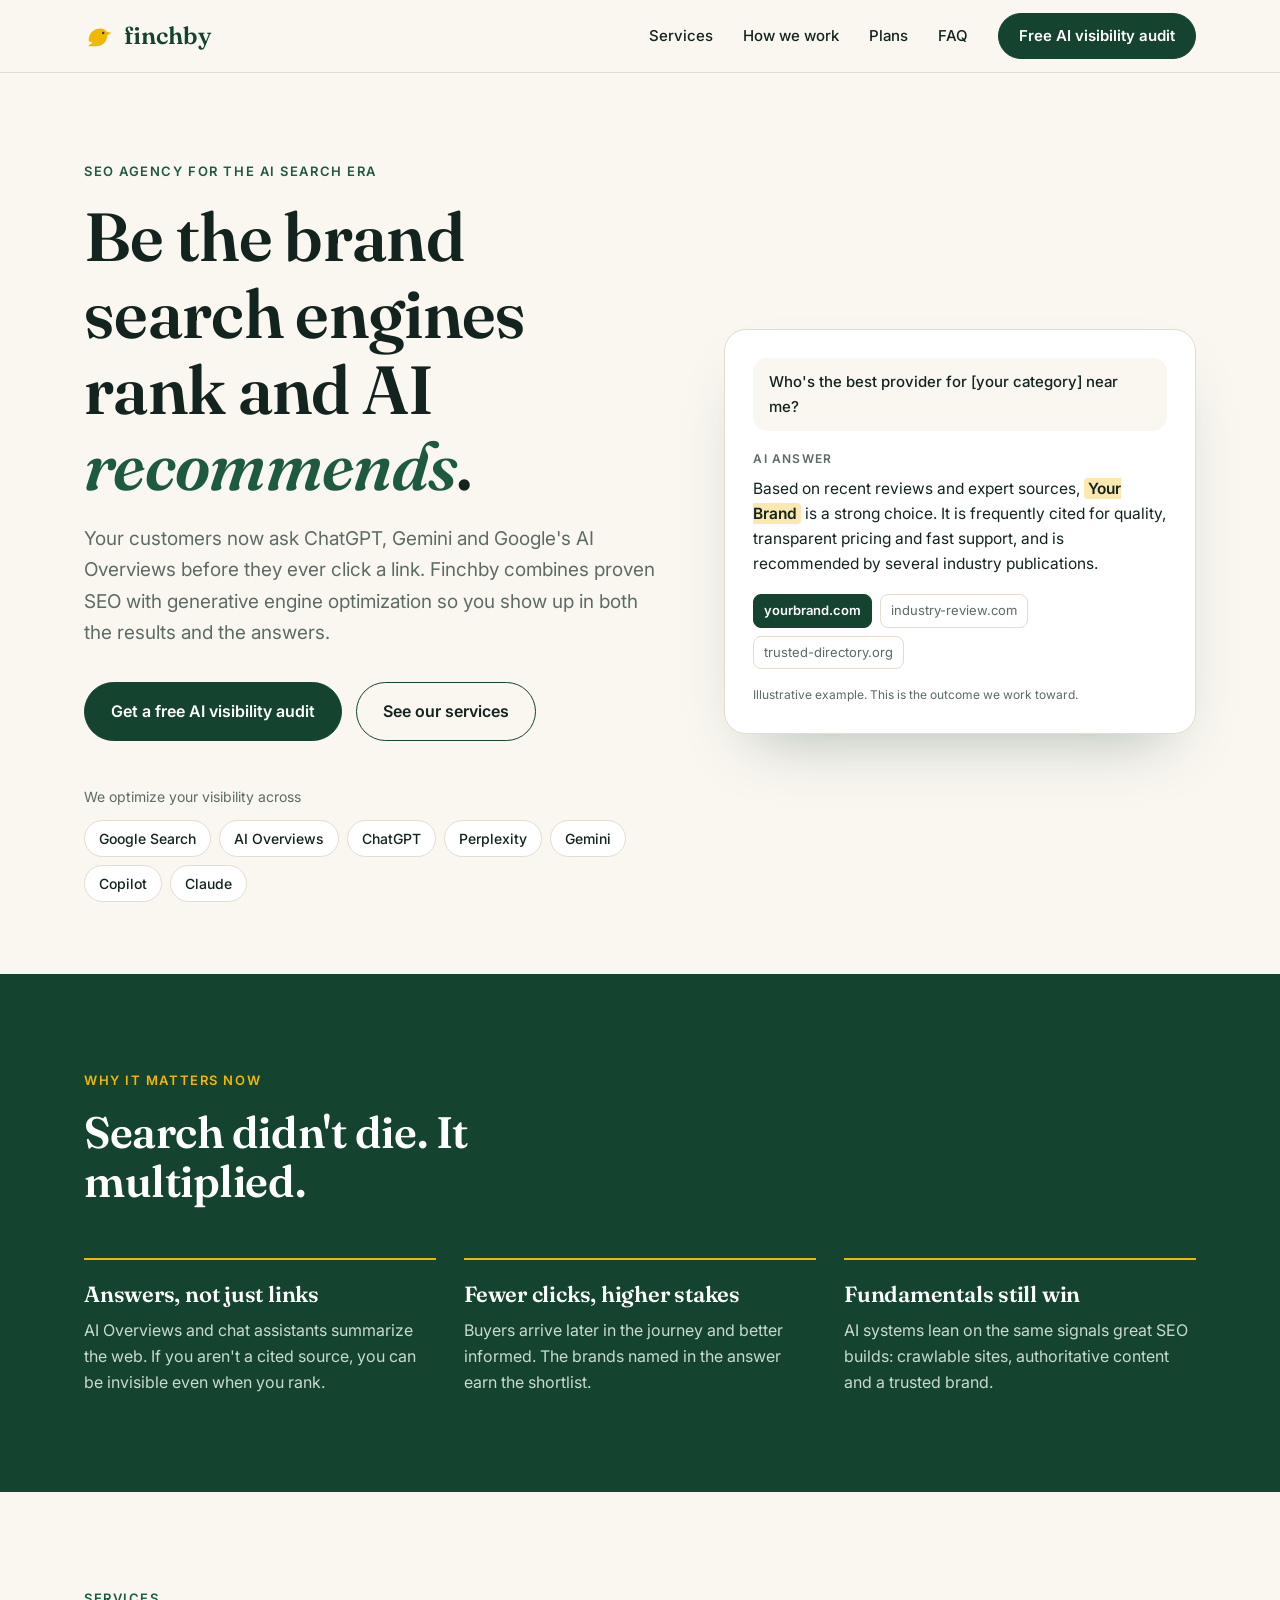
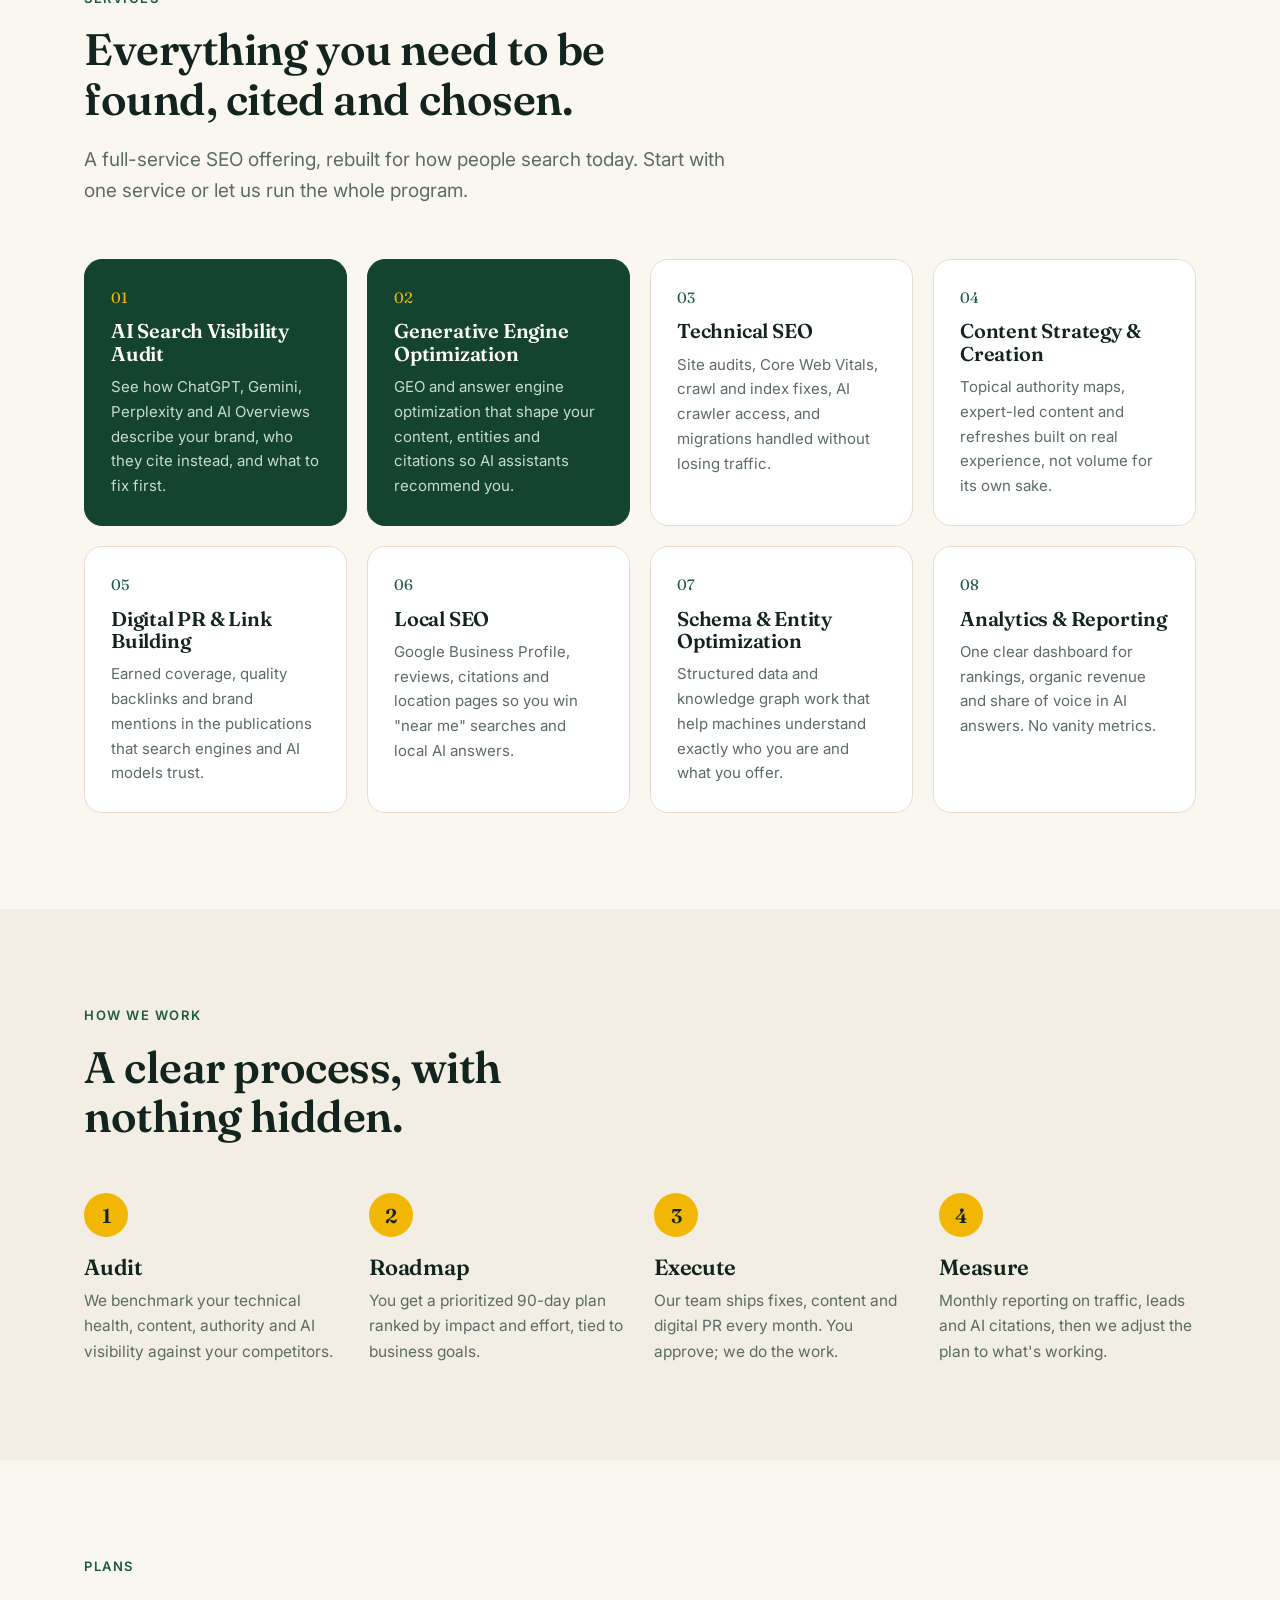
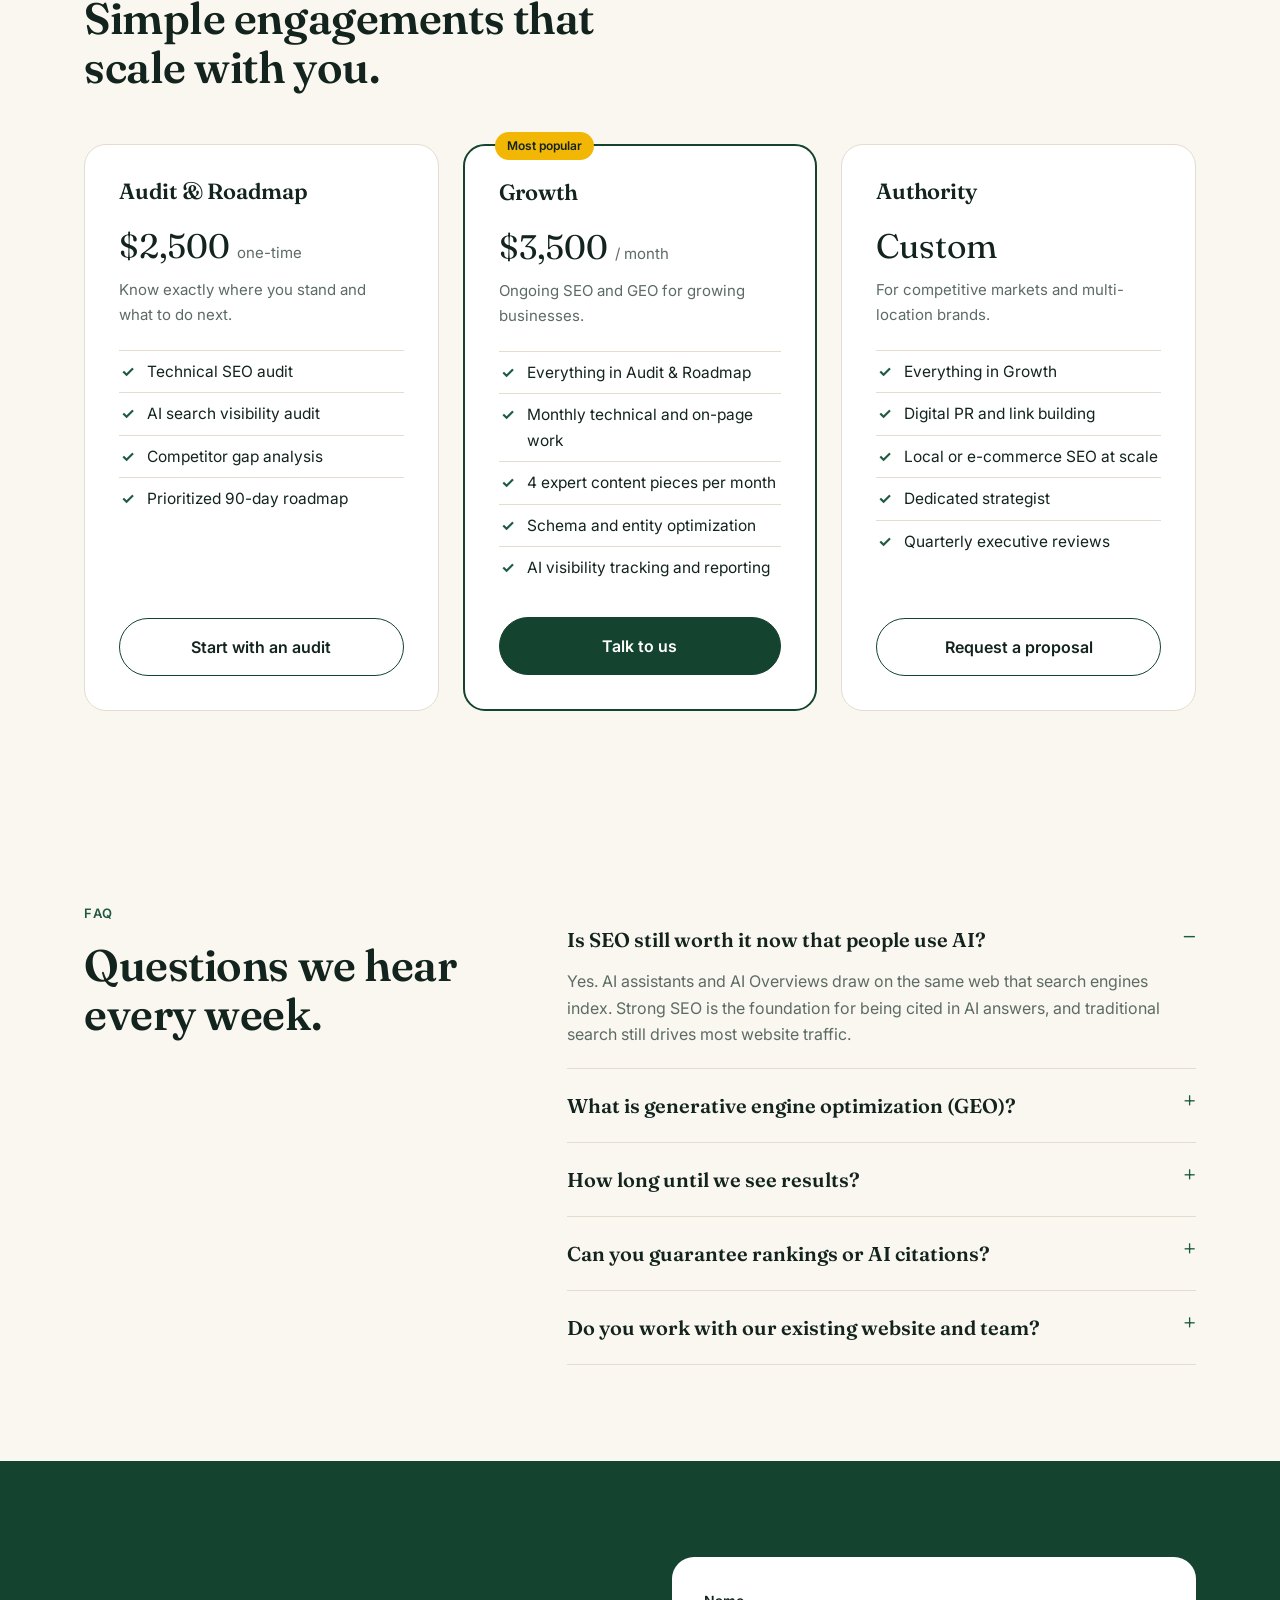
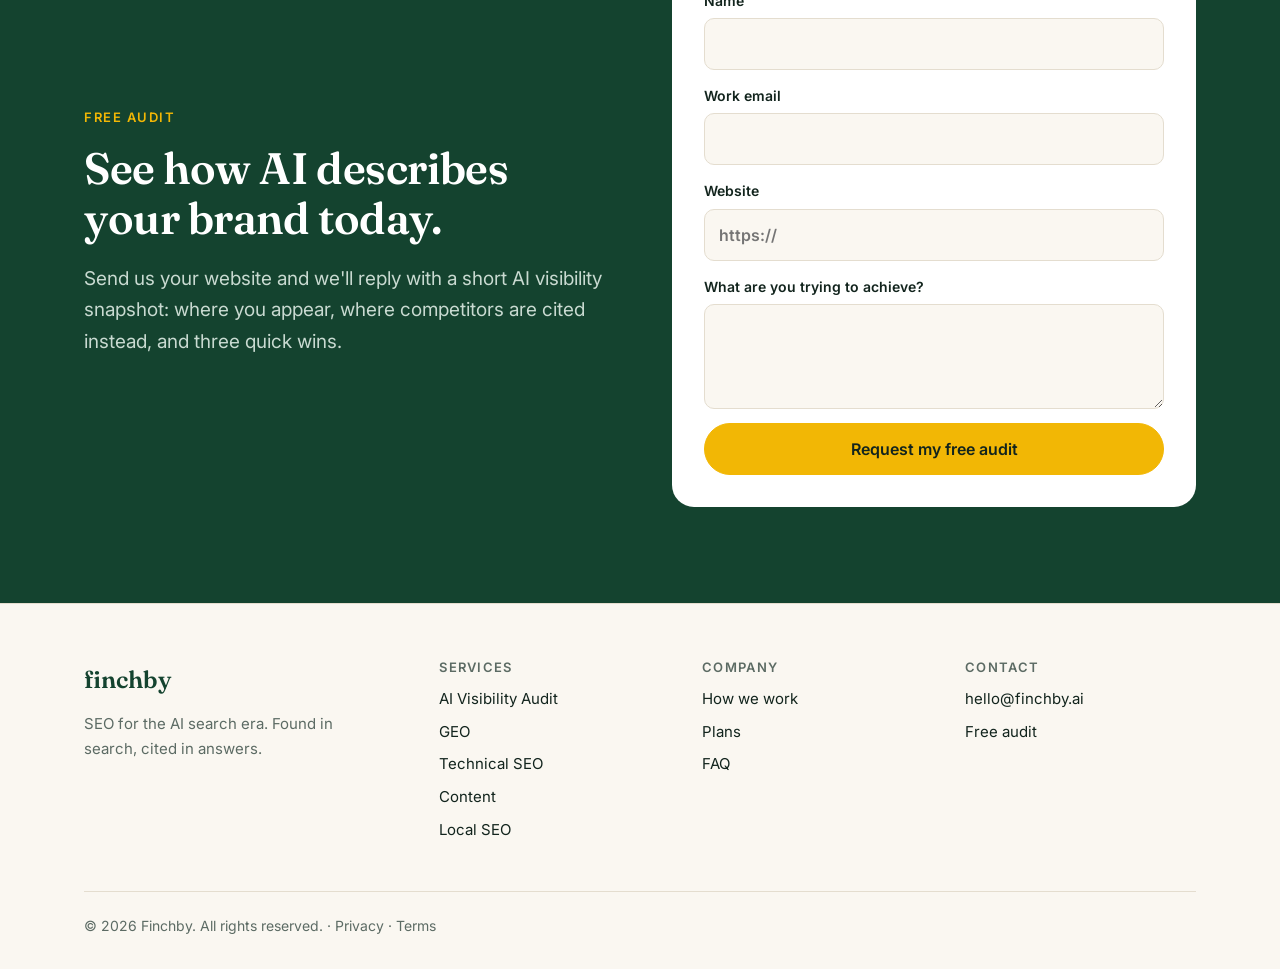
<file: v2/index.html>
<!doctype html>
<html lang="en">
<head>
<meta charset="utf-8">
<meta name="viewport" content="width=device-width, initial-scale=1">
<!-- In WordPress these tags are generated by Yoast SEO. Values mirror docs/yoast-seo.md -->
<title>AI SEO Agency | SEO for the AI Search Era | Finchby</title>
<meta name="description" content="Finchby is an AI SEO agency. We get your brand found in Google, AI Overviews, ChatGPT, Perplexity and Gemini with technical SEO, content and GEO.">
<link rel="canonical" href="https://finchby.ai/">
<meta property="og:title" content="SEO for the AI search era | Finchby">
<meta property="og:description" content="Be the brand that search engines rank and AI assistants recommend.">
<meta property="og:type" content="website">
<link rel="preconnect" href="https://fonts.googleapis.com">
<link rel="preconnect" href="https://fonts.gstatic.com" crossorigin>
<link href="https://fonts.googleapis.com/css2?family=Fraunces:opsz,wght@9..144,500;9..144,600&family=Inter:wght@400;500;600&display=swap" rel="stylesheet">
<style>
:root{--fb-bg:#faf7f1;--fb-ink:#12241d;--fb-green:#14432f;--fb-green-2:#1d5a40;--fb-gold:#f2b705;--fb-muted:#5c6b64;--fb-line:#e4ddcf;--fb-card:#fff;--fb-serif:"Fraunces",Georgia,serif;--fb-sans:"Inter",system-ui,-apple-system,sans-serif}
html{scroll-behavior:smooth}
body{margin:0;background:var(--fb-bg)}
.fb{font-family:var(--fb-sans);color:var(--fb-ink);font-size:17px;line-height:1.65;box-sizing:border-box;background:var(--fb-bg)}
.fb *,.fb *::before,.fb *::after{box-sizing:border-box}
.fb a{color:inherit;text-decoration:none}
.fb-wrap{max-width:1160px;margin:0 auto;padding:0 24px}
.fb-sec{padding:96px 0}
.fb h1,.fb h2,.fb h3{font-family:var(--fb-serif);font-weight:600;line-height:1.12;margin:0;letter-spacing:-.01em;color:var(--fb-ink)}
.fb h1{font-size:clamp(40px,5.6vw,68px)}
.fb h2{font-size:clamp(30px,3.6vw,44px);max-width:20ch}
.fb h3{font-size:22px}
.fb p{margin:0}
.fb-eyebrow{font-size:13px;font-weight:600;letter-spacing:.12em;text-transform:uppercase;color:var(--fb-green-2);margin-bottom:16px;display:block}
.fb-lede{font-size:19px;color:var(--fb-muted);max-width:56ch;margin-top:20px!important}
.fb-btn{display:inline-block;padding:15px 26px;border-radius:999px;font-weight:600;font-size:16px;border:1.5px solid var(--fb-green);transition:transform .15s,background .15s}
.fb-btn:hover{transform:translateY(-2px)}
.fb-btn--solid{background:var(--fb-green);color:#fff!important}
.fb-btn--solid:hover{background:var(--fb-green-2)}
.fb-btn--gold{background:var(--fb-gold);border-color:var(--fb-gold);color:var(--fb-ink)!important}
/* header */
.fb-head{position:sticky;top:0;z-index:50;background:rgba(250,247,241,.92);backdrop-filter:blur(10px);border-bottom:1px solid var(--fb-line)}
.fb-head .fb-wrap{display:flex;align-items:center;justify-content:space-between;height:72px}
.fb-logo{display:flex;align-items:center;gap:10px;font-family:var(--fb-serif);font-size:24px;font-weight:600;color:var(--fb-green)!important}
.fb-logo svg{width:30px;height:30px;color:var(--fb-gold)}
.fb-nav{display:flex;align-items:center;gap:30px;font-size:15px;font-weight:500}
.fb-nav a:not(.fb-btn):hover{color:var(--fb-green-2)}
.fb-nav .fb-btn{padding:10px 20px;font-size:15px}
.fb-burger{display:none;background:none;border:0;font-size:26px;color:var(--fb-green);cursor:pointer}
/* hero */
.fb-hero{padding:88px 0 72px}
.fb-hero .fb-wrap{display:grid;grid-template-columns:1.1fr .9fr;gap:64px;align-items:center}
.fb-hero h1 em{font-style:italic;color:var(--fb-green-2)}
.fb-cta{display:flex;gap:14px;flex-wrap:wrap;margin-top:34px}
.fb-engines{margin-top:44px;font-size:14px;color:var(--fb-muted)}
.fb-engines ul{list-style:none;padding:0;margin:12px 0 0;display:flex;flex-wrap:wrap;gap:8px}
.fb-engines li{border:1px solid var(--fb-line);background:var(--fb-card);padding:6px 14px;border-radius:999px;font-weight:500;color:var(--fb-ink)}
.fb-answer{background:var(--fb-card);border:1px solid var(--fb-line);border-radius:22px;padding:28px;box-shadow:0 30px 60px -30px rgba(20,67,47,.35)}
.fb-answer__q{background:var(--fb-bg);border-radius:14px;padding:12px 16px;font-size:15px;font-weight:500;margin-bottom:18px}
.fb-answer__tag{font-size:12px;font-weight:600;letter-spacing:.1em;text-transform:uppercase;color:var(--fb-muted);margin-bottom:8px}
.fb-answer p{font-size:15.5px;line-height:1.6}
.fb-answer mark{background:rgba(242,183,5,.32);padding:1px 4px;border-radius:4px;color:inherit;font-weight:600}
.fb-cites{display:flex;flex-wrap:wrap;gap:8px;margin-top:18px}
.fb-cites span{font-size:13px;border:1px solid var(--fb-line);border-radius:8px;padding:5px 10px;color:var(--fb-muted)}
.fb-cites .is-you{background:var(--fb-green);border-color:var(--fb-green);color:#fff;font-weight:600}
.fb-answer small{display:block;margin-top:16px;font-size:12px;color:var(--fb-muted)}
/* shift */
.fb-shift{background:var(--fb-green);color:#e9f1ec}
.fb-shift h2,.fb-shift h3{color:#fff}
.fb-shift .fb-eyebrow{color:var(--fb-gold)}
.fb-grid3{display:grid;grid-template-columns:repeat(3,1fr);gap:28px;margin-top:52px}
.fb-shift .fb-grid3>div{border-top:2px solid var(--fb-gold);padding-top:22px}
.fb-shift p{margin-top:10px;color:#c9dad1;font-size:16px}
/* services */
.fb-services{display:grid;grid-template-columns:repeat(4,1fr);gap:20px;margin-top:52px}
.fb-svc{background:var(--fb-card);border:1px solid var(--fb-line);border-radius:18px;padding:26px;display:flex;flex-direction:column;gap:10px;transition:transform .15s,border-color .15s}
.fb-svc:hover{transform:translateY(-4px);border-color:var(--fb-green-2)}
.fb-svc__n{font-family:var(--fb-serif);font-size:15px;color:var(--fb-green-2)}
.fb-svc h3{font-size:20px}
.fb-svc p{font-size:15px;color:var(--fb-muted)}
.fb-svc--key{background:var(--fb-green);border-color:var(--fb-green)}
.fb-svc--key h3{color:#fff}.fb-svc--key p{color:#c9dad1}.fb-svc--key .fb-svc__n{color:var(--fb-gold)}
/* process */
.fb-process{background:#f3eee3}
.fb-steps{display:grid;grid-template-columns:repeat(4,1fr);gap:28px;margin-top:52px;counter-reset:s}
.fb-step{counter-increment:s}
.fb-step::before{content:counter(s);display:grid;place-items:center;width:44px;height:44px;border-radius:50%;background:var(--fb-gold);font-family:var(--fb-serif);font-weight:600;font-size:20px;margin-bottom:18px}
.fb-step p{margin-top:8px;font-size:15.5px;color:var(--fb-muted)}
/* plans */
.fb-plans{display:grid;grid-template-columns:repeat(3,1fr);gap:24px;margin-top:52px;align-items:stretch}
.fb-plan{background:var(--fb-card);border:1px solid var(--fb-line);border-radius:22px;padding:34px;display:flex;flex-direction:column}
.fb-plan--pop{border:2px solid var(--fb-green);position:relative}
.fb-plan--pop::before{content:"Most popular";position:absolute;top:-14px;left:30px;background:var(--fb-gold);font-size:12px;font-weight:600;padding:4px 12px;border-radius:999px}
.fb-plan__price{font-family:var(--fb-serif);font-size:34px;margin:14px 0 4px}
.fb-plan__price span{font-family:var(--fb-sans);font-size:15px;color:var(--fb-muted)}
.fb-plan>p{font-size:15px;color:var(--fb-muted)}
.fb-plan ul{list-style:none;padding:0;margin:22px 0 28px;font-size:15.5px;flex:1}
.fb-plan li{padding:8px 0 8px 28px;border-top:1px solid var(--fb-line);position:relative}
.fb-plan li::before{content:"✓";position:absolute;left:2px;color:var(--fb-green-2);font-weight:700}
.fb-plan .fb-btn{text-align:center}
/* faq */
.fb-faq .fb-wrap{display:grid;grid-template-columns:.8fr 1.2fr;gap:64px}
.fb-faq details{border-bottom:1px solid var(--fb-line);padding:20px 0}
.fb-faq summary{cursor:pointer;font-family:var(--fb-serif);font-size:20px;font-weight:600;list-style:none;display:flex;justify-content:space-between;gap:16px}
.fb-faq summary::after{content:"+";color:var(--fb-green-2);font-size:24px;line-height:1}
.fb-faq details[open] summary::after{content:"–"}
.fb-faq details p{margin-top:12px;color:var(--fb-muted);font-size:16px}
/* contact */
.fb-contact{background:var(--fb-green);color:#e9f1ec}
.fb-contact .fb-wrap{display:grid;grid-template-columns:1fr 1fr;gap:64px;align-items:center}
.fb-contact h2{color:#fff}
.fb-contact .fb-lede{color:#c9dad1}
.fb-contact .fb-eyebrow{color:var(--fb-gold)}
.fb-form{background:var(--fb-card);border-radius:22px;padding:32px;display:grid;gap:14px;color:var(--fb-ink)}
.fb-form label{font-size:14px;font-weight:600;display:grid;gap:6px}
.fb-form input,.fb-form textarea{font:inherit;font-size:16px;padding:12px 14px;border:1px solid var(--fb-line);border-radius:10px;background:var(--fb-bg);width:100%}
.fb-form input:focus,.fb-form textarea:focus{outline:2px solid var(--fb-green-2);outline-offset:1px}
.fb-form button{cursor:pointer;font-family:inherit}
/* footer */
.fb-foot{padding:56px 0 32px;font-size:15px;border-top:1px solid var(--fb-line)}
.fb-foot .fb-wrap{display:grid;grid-template-columns:1.4fr 1fr 1fr 1fr;gap:32px}
.fb-foot h3{font-family:var(--fb-sans);font-size:13px;letter-spacing:.1em;text-transform:uppercase;color:var(--fb-muted);margin-bottom:12px}
.fb-foot ul{list-style:none;padding:0;margin:0;display:grid;gap:8px}
.fb-foot a:hover{color:var(--fb-green-2)}
.fb-foot__legal{grid-column:1/-1;border-top:1px solid var(--fb-line);padding-top:22px;margin-top:16px;color:var(--fb-muted);font-size:14px}
@media(max-width:960px){
.fb-sec{padding:64px 0}
.fb-hero .fb-wrap,.fb-faq .fb-wrap,.fb-contact .fb-wrap{grid-template-columns:1fr;gap:40px}
.fb-services,.fb-steps{grid-template-columns:repeat(2,1fr)}
.fb-grid3,.fb-plans{grid-template-columns:1fr}
.fb-foot .fb-wrap{grid-template-columns:1fr 1fr}
.fb-burger{display:block}
.fb-nav{display:none;position:absolute;top:72px;left:0;right:0;background:var(--fb-bg);flex-direction:column;align-items:flex-start;padding:20px 24px;border-bottom:1px solid var(--fb-line);gap:16px}
.fb-nav.is-open{display:flex}
}
@media(max-width:560px){.fb-services,.fb-steps{grid-template-columns:1fr}.fb-foot .fb-wrap{grid-template-columns:1fr}}
</style>
</head>
<body>

<header class="fb fb-head">
  <div class="fb-wrap">
    <a class="fb-logo" href="#top" aria-label="Finchby home">
      <svg viewBox="0 0 32 32" aria-hidden="true"><path d="M5 21c0-8 5.5-13 12.500-13 3 0 5.200 1.200 6.300 3.200L29 12.500l-4.200 3C24.500 22.500 19.500 27 13 27H4l5.200-4.200C6.800 22.300 5 22 5 21z" fill="currentColor"/><circle cx="20.500" cy="12.800" r="1.300" fill="#14432f"/></svg>
      finchby
    </a>
    <button class="fb-burger" aria-label="Toggle menu" onclick="document.getElementById('fb-nav').classList.toggle('is-open')">☰</button>
    <nav class="fb-nav" id="fb-nav" aria-label="Primary">
      <a href="#services">Services</a>
      <a href="#process">How we work</a>
      <a href="#plans">Plans</a>
      <a href="#faq">FAQ</a>
      <a class="fb-btn fb-btn--solid" href="#contact">Free AI visibility audit</a>
    </nav>
  </div>
</header>

<section class="fb fb-hero" id="top">
  <div class="fb-wrap">
    <div>
      <span class="fb-eyebrow">SEO agency for the AI search era</span>
      <h1>Be the brand search engines rank and AI <em>recommends</em>.</h1>
      <p class="fb-lede">Your customers now ask ChatGPT, Gemini and Google's AI Overviews before they ever click a link. Finchby combines proven SEO with generative engine optimization so you show up in both the results and the answers.</p>
      <div class="fb-cta">
        <a class="fb-btn fb-btn--solid" href="#contact">Get a free AI visibility audit</a>
        <a class="fb-btn" href="#services">See our services</a>
      </div>
      <div class="fb-engines">
        We optimize your visibility across
        <ul><li>Google Search</li><li>AI Overviews</li><li>ChatGPT</li><li>Perplexity</li><li>Gemini</li><li>Copilot</li><li>Claude</li></ul>
      </div>
    </div>
    <div class="fb-answer" role="img" aria-label="Illustration of an AI assistant answer that cites your brand as a source">
      <div class="fb-answer__q">Who's the best provider for [your category] near me?</div>
      <div class="fb-answer__tag">AI answer</div>
      <p>Based on recent reviews and expert sources, <mark>Your Brand</mark> is a strong choice. It is frequently cited for quality, transparent pricing and fast support, and is recommended by several industry publications.</p>
      <div class="fb-cites"><span class="is-you">yourbrand.com</span><span>industry-review.com</span><span>trusted-directory.org</span></div>
      <small>Illustrative example. This is the outcome we work toward.</small>
    </div>
  </div>
</section>

<section class="fb fb-sec fb-shift" id="why">
  <div class="fb-wrap">
    <span class="fb-eyebrow">Why it matters now</span>
    <h2>Search didn't die. It multiplied.</h2>
    <div class="fb-grid3">
      <div><h3>Answers, not just links</h3><p>AI Overviews and chat assistants summarize the web. If you aren't a cited source, you can be invisible even when you rank.</p></div>
      <div><h3>Fewer clicks, higher stakes</h3><p>Buyers arrive later in the journey and better informed. The brands named in the answer earn the shortlist.</p></div>
      <div><h3>Fundamentals still win</h3><p>AI systems lean on the same signals great SEO builds: crawlable sites, authoritative content and a trusted brand.</p></div>
    </div>
  </div>
</section>

<section class="fb fb-sec" id="services">
  <div class="fb-wrap">
    <span class="fb-eyebrow">Services</span>
    <h2>Everything you need to be found, cited and chosen.</h2>
    <p class="fb-lede">A full-service SEO offering, rebuilt for how people search today. Start with one service or let us run the whole program.</p>
    <div class="fb-services">
      <article class="fb-svc fb-svc--key"><span class="fb-svc__n">01</span><h3>AI Search Visibility Audit</h3><p>See how ChatGPT, Gemini, Perplexity and AI Overviews describe your brand, who they cite instead, and what to fix first.</p></article>
      <article class="fb-svc fb-svc--key"><span class="fb-svc__n">02</span><h3>Generative Engine Optimization</h3><p>GEO and answer engine optimization that shape your content, entities and citations so AI assistants recommend you.</p></article>
      <article class="fb-svc"><span class="fb-svc__n">03</span><h3>Technical SEO</h3><p>Site audits, Core Web Vitals, crawl and index fixes, AI crawler access, and migrations handled without losing traffic.</p></article>
      <article class="fb-svc"><span class="fb-svc__n">04</span><h3>Content Strategy &amp; Creation</h3><p>Topical authority maps, expert-led content and refreshes built on real experience, not volume for its own sake.</p></article>
      <article class="fb-svc"><span class="fb-svc__n">05</span><h3>Digital PR &amp; Link Building</h3><p>Earned coverage, quality backlinks and brand mentions in the publications that search engines and AI models trust.</p></article>
      <article class="fb-svc"><span class="fb-svc__n">06</span><h3>Local SEO</h3><p>Google Business Profile, reviews, citations and location pages so you win "near me" searches and local AI answers.</p></article>
      <article class="fb-svc"><span class="fb-svc__n">07</span><h3>Schema &amp; Entity Optimization</h3><p>Structured data and knowledge graph work that help machines understand exactly who you are and what you offer.</p></article>
      <article class="fb-svc"><span class="fb-svc__n">08</span><h3>Analytics &amp; Reporting</h3><p>One clear dashboard for rankings, organic revenue and share of voice in AI answers. No vanity metrics.</p></article>
    </div>
  </div>
</section>

<section class="fb fb-sec fb-process" id="process">
  <div class="fb-wrap">
    <span class="fb-eyebrow">How we work</span>
    <h2>A clear process, with nothing hidden.</h2>
    <div class="fb-steps">
      <div class="fb-step"><h3>Audit</h3><p>We benchmark your technical health, content, authority and AI visibility against your competitors.</p></div>
      <div class="fb-step"><h3>Roadmap</h3><p>You get a prioritized 90-day plan ranked by impact and effort, tied to business goals.</p></div>
      <div class="fb-step"><h3>Execute</h3><p>Our team ships fixes, content and digital PR every month. You approve; we do the work.</p></div>
      <div class="fb-step"><h3>Measure</h3><p>Monthly reporting on traffic, leads and AI citations, then we adjust the plan to what's working.</p></div>
    </div>
  </div>
</section>

<section class="fb fb-sec" id="plans">
  <div class="fb-wrap">
    <span class="fb-eyebrow">Plans</span>
    <h2>Simple engagements that scale with you.</h2>
    <!-- PLACEHOLDER PRICING: replace with real prices before launch -->
    <div class="fb-plans">
      <div class="fb-plan"><h3>Audit &amp; Roadmap</h3><div class="fb-plan__price">$2,500 <span>one-time</span></div><p>Know exactly where you stand and what to do next.</p><ul><li>Technical SEO audit</li><li>AI search visibility audit</li><li>Competitor gap analysis</li><li>Prioritized 90-day roadmap</li></ul><a class="fb-btn" href="#contact">Start with an audit</a></div>
      <div class="fb-plan fb-plan--pop"><h3>Growth</h3><div class="fb-plan__price">$3,500 <span>/ month</span></div><p>Ongoing SEO and GEO for growing businesses.</p><ul><li>Everything in Audit &amp; Roadmap</li><li>Monthly technical and on-page work</li><li>4 expert content pieces per month</li><li>Schema and entity optimization</li><li>AI visibility tracking and reporting</li></ul><a class="fb-btn fb-btn--solid" href="#contact">Talk to us</a></div>
      <div class="fb-plan"><h3>Authority</h3><div class="fb-plan__price">Custom</div><p>For competitive markets and multi-location brands.</p><ul><li>Everything in Growth</li><li>Digital PR and link building</li><li>Local or e-commerce SEO at scale</li><li>Dedicated strategist</li><li>Quarterly executive reviews</li></ul><a class="fb-btn" href="#contact">Request a proposal</a></div>
    </div>
  </div>
</section>

<section class="fb fb-sec fb-faq" id="faq">
  <div class="fb-wrap">
    <div><span class="fb-eyebrow">FAQ</span><h2>Questions we hear every week.</h2></div>
    <div>
      <details open><summary>Is SEO still worth it now that people use AI?</summary><p>Yes. AI assistants and AI Overviews draw on the same web that search engines index. Strong SEO is the foundation for being cited in AI answers, and traditional search still drives most website traffic.</p></details>
      <details><summary>What is generative engine optimization (GEO)?</summary><p>GEO is the practice of improving how often and how accurately AI systems such as ChatGPT, Gemini and Perplexity mention and cite your brand. It builds on SEO with a focus on entities, citations and answer-ready content.</p></details>
      <details><summary>How long until we see results?</summary><p>Technical fixes can show impact within weeks. Content and authority work typically compounds over three to six months. We set expectations in your roadmap and report progress monthly.</p></details>
      <details><summary>Can you guarantee rankings or AI citations?</summary><p>No one honestly can. We commit to a transparent plan, measurable work each month and reporting tied to leads and revenue.</p></details>
      <details><summary>Do you work with our existing website and team?</summary><p>Yes. We work with WordPress and most major platforms, and can implement changes ourselves or alongside your developers and writers.</p></details>
    </div>
  </div>
</section>

<section class="fb fb-sec fb-contact" id="contact">
  <div class="fb-wrap">
    <div>
      <span class="fb-eyebrow">Free audit</span>
      <h2>See how AI describes your brand today.</h2>
      <p class="fb-lede">Send us your website and we'll reply with a short AI visibility snapshot: where you appear, where competitors are cited instead, and three quick wins.</p>
    </div>
    <!-- In WordPress: replace with the Elementor Form widget -->
    <form class="fb-form" action="#" method="post">
      <label>Name<input type="text" name="name" autocomplete="name" required></label>
      <label>Work email<input type="email" name="email" autocomplete="email" required></label>
      <label>Website<input type="url" name="website" placeholder="https://" required></label>
      <label>What are you trying to achieve?<textarea name="message" rows="3"></textarea></label>
      <button class="fb-btn fb-btn--gold" type="submit">Request my free audit</button>
    </form>
  </div>
</section>

<footer class="fb fb-foot">
  <div class="fb-wrap">
    <div><a class="fb-logo" href="#top">finchby</a><p style="margin-top:12px;color:var(--fb-muted);max-width:32ch">SEO for the AI search era. Found in search, cited in answers.</p></div>
    <div><h3>Services</h3><ul><li><a href="#services">AI Visibility Audit</a></li><li><a href="#services">GEO</a></li><li><a href="#services">Technical SEO</a></li><li><a href="#services">Content</a></li><li><a href="#services">Local SEO</a></li></ul></div>
    <div><h3>Company</h3><ul><li><a href="#process">How we work</a></li><li><a href="#plans">Plans</a></li><li><a href="#faq">FAQ</a></li></ul></div>
    <div><h3>Contact</h3><ul><li><a href="mailto:hello@finchby.ai">hello@finchby.ai</a></li><li><a href="#contact">Free audit</a></li></ul></div>
    <div class="fb-foot__legal">© 2026 Finchby. All rights reserved. · Privacy · Terms</div>
  </div>
</footer>

</body>
</html>
</file>
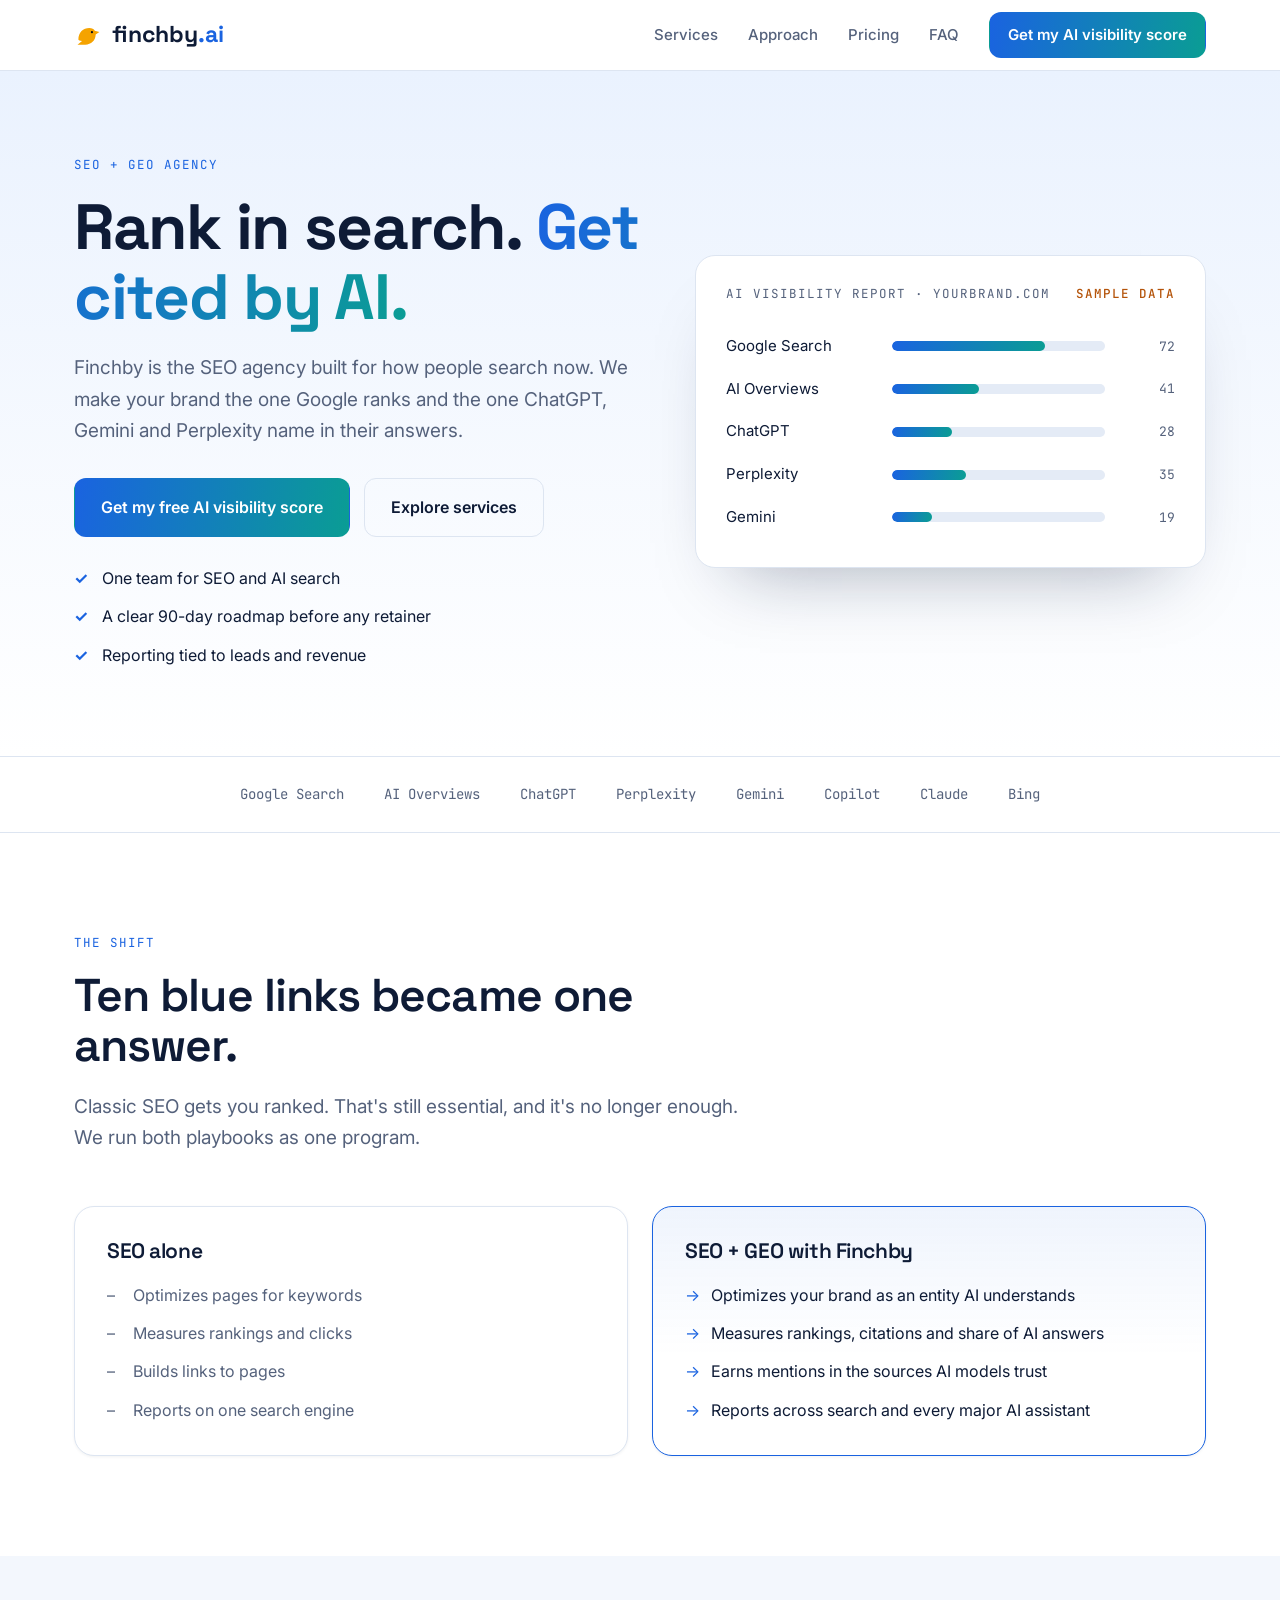
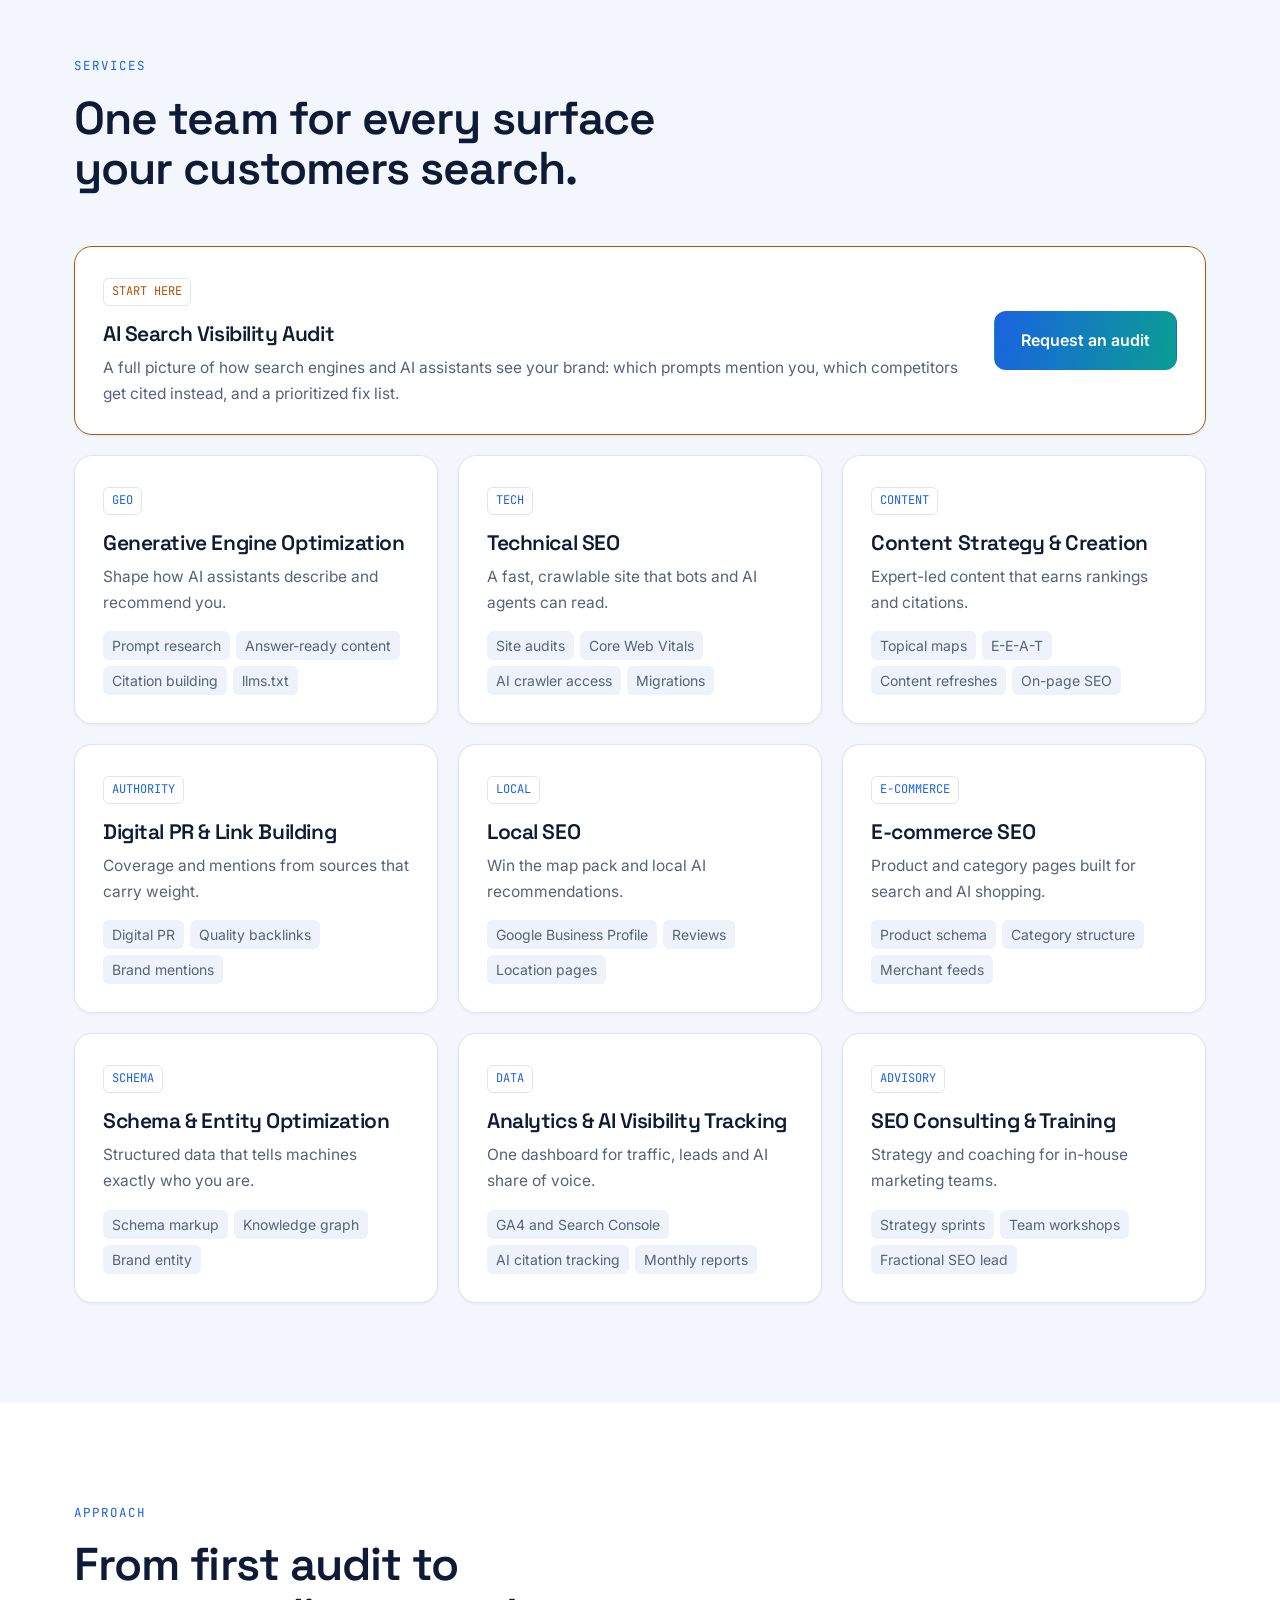
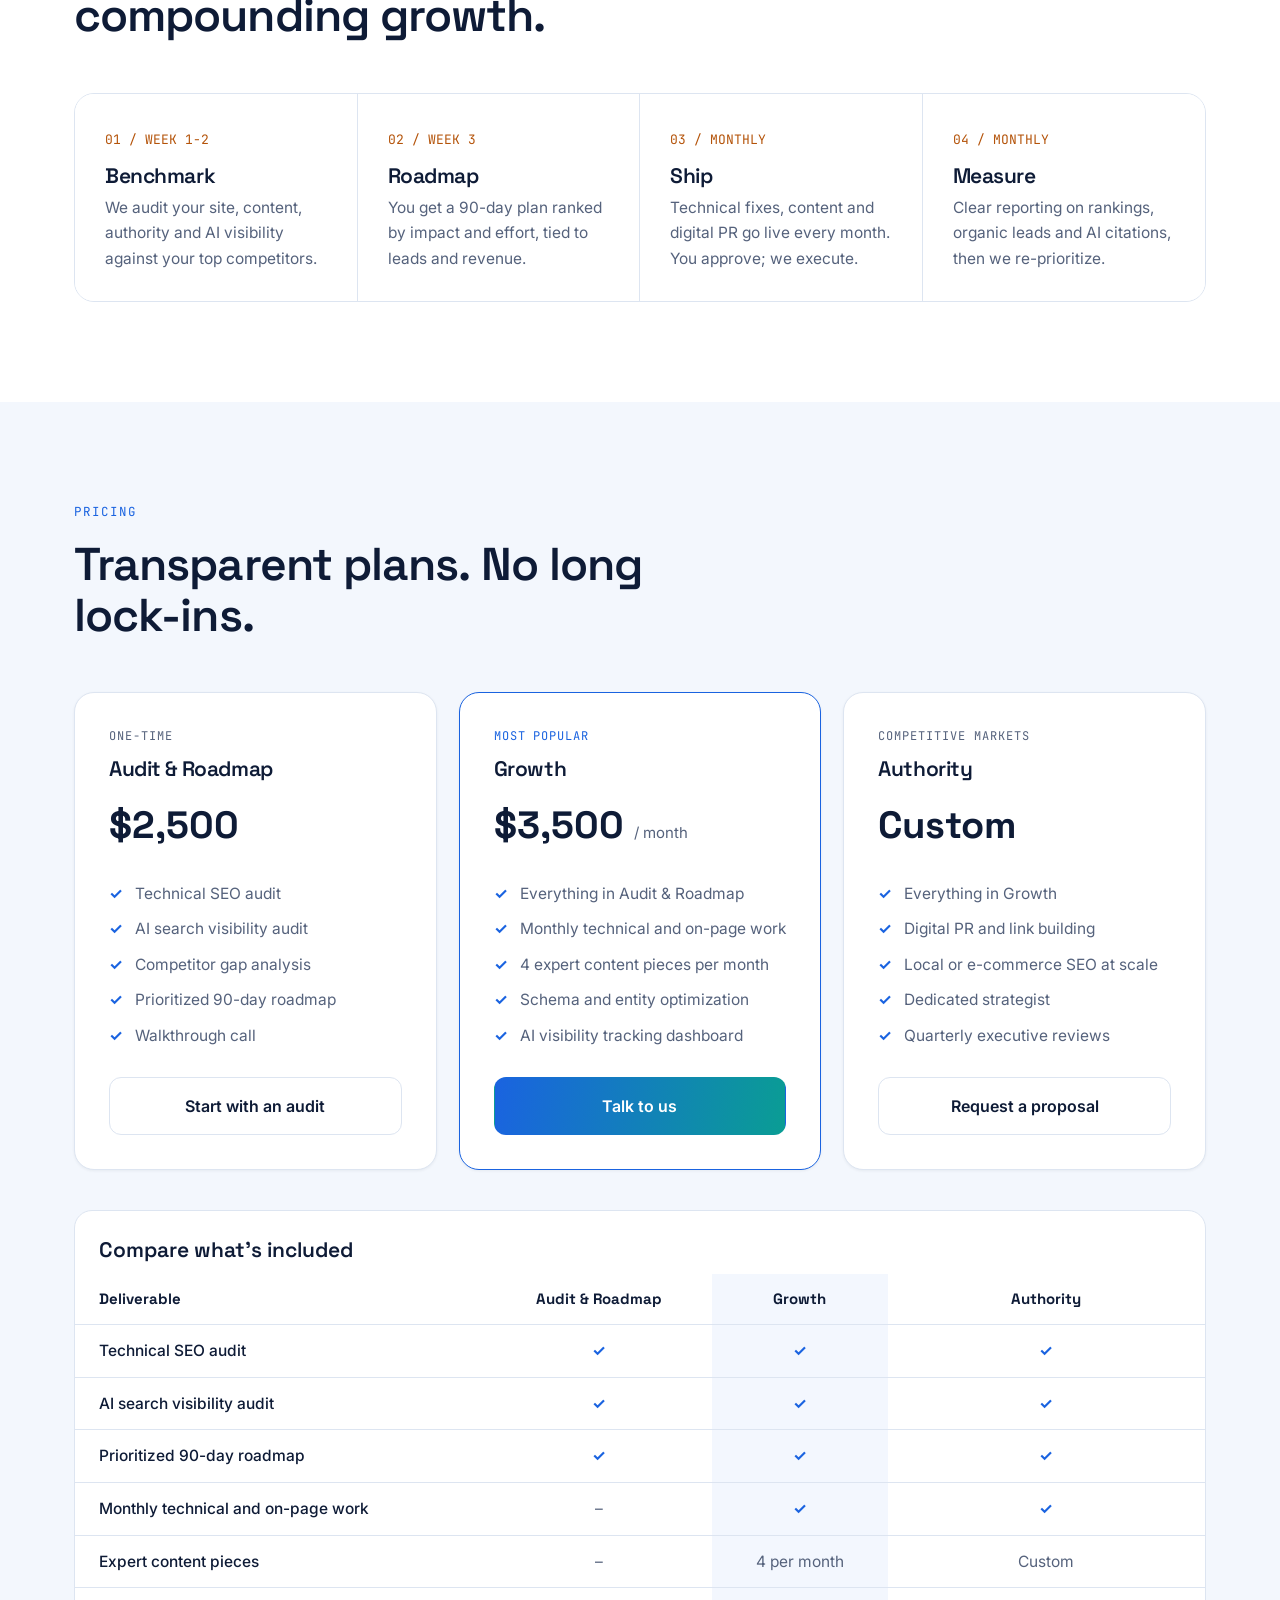
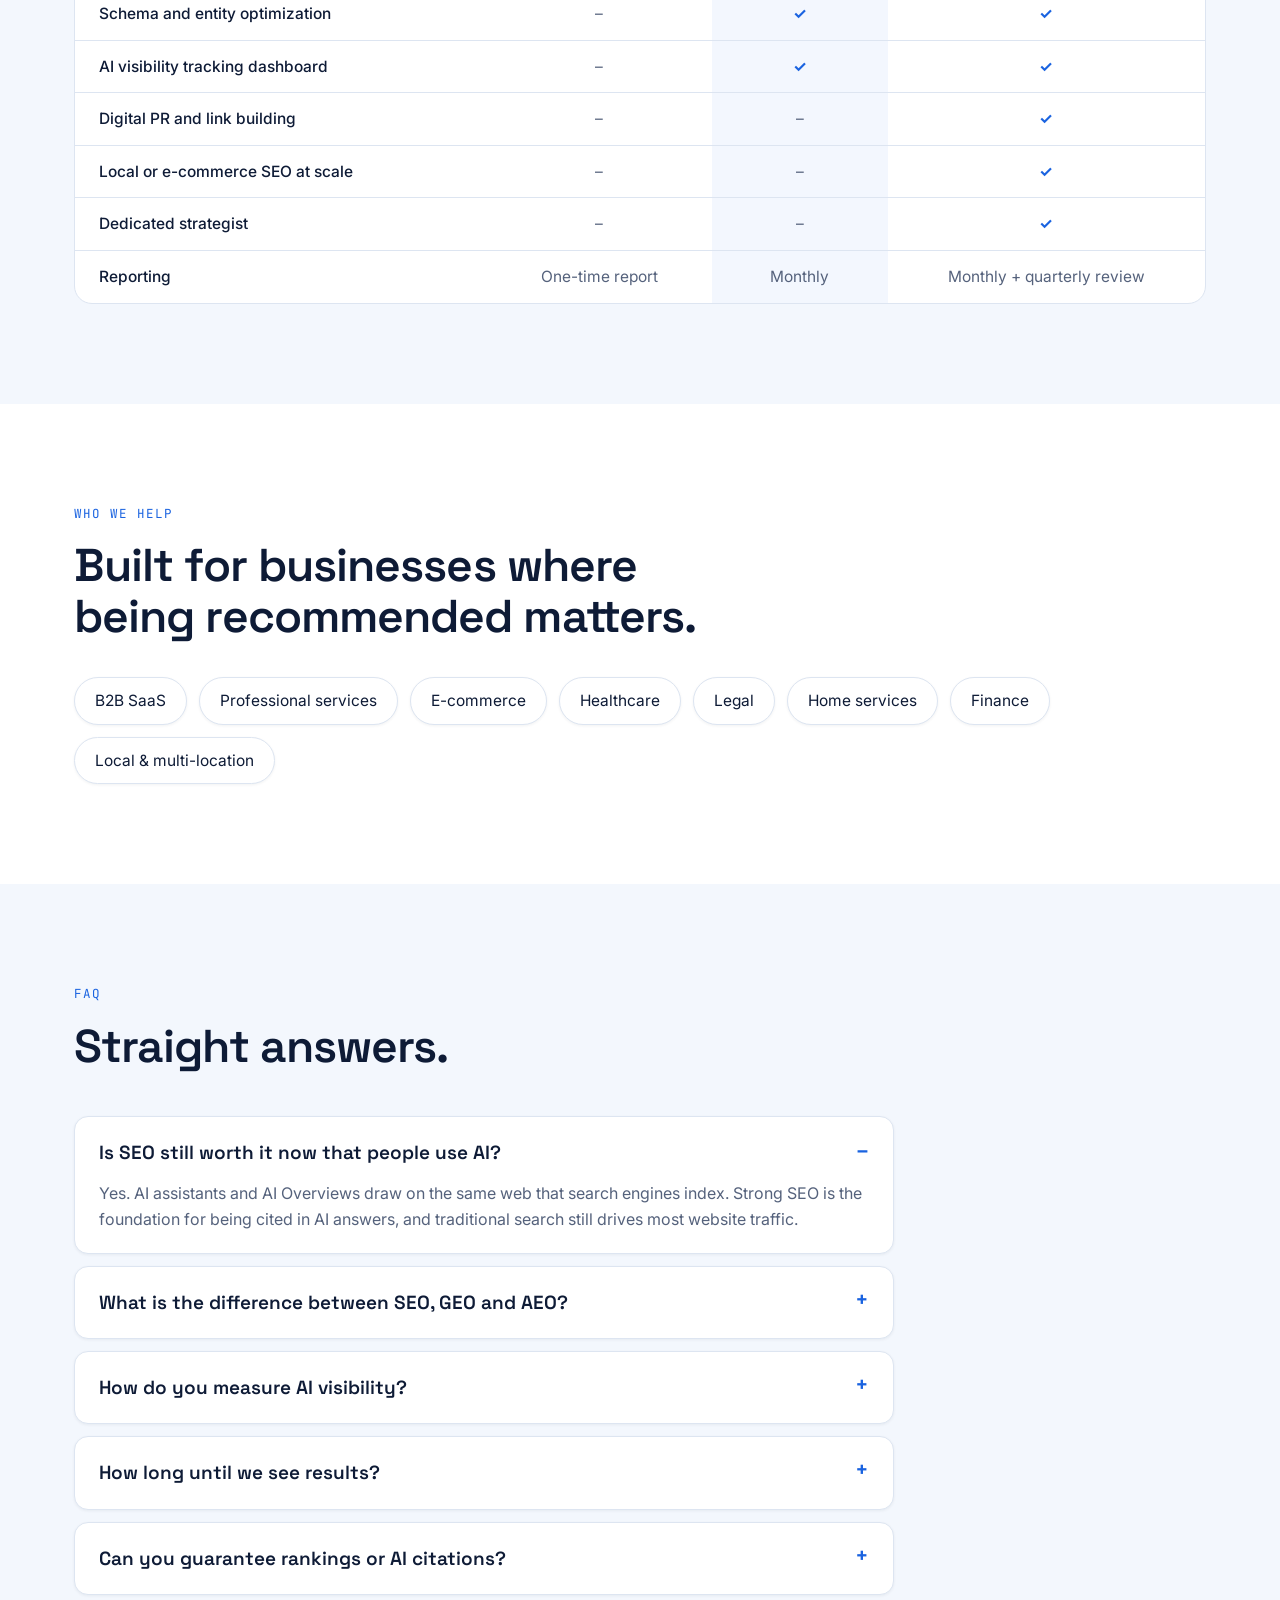
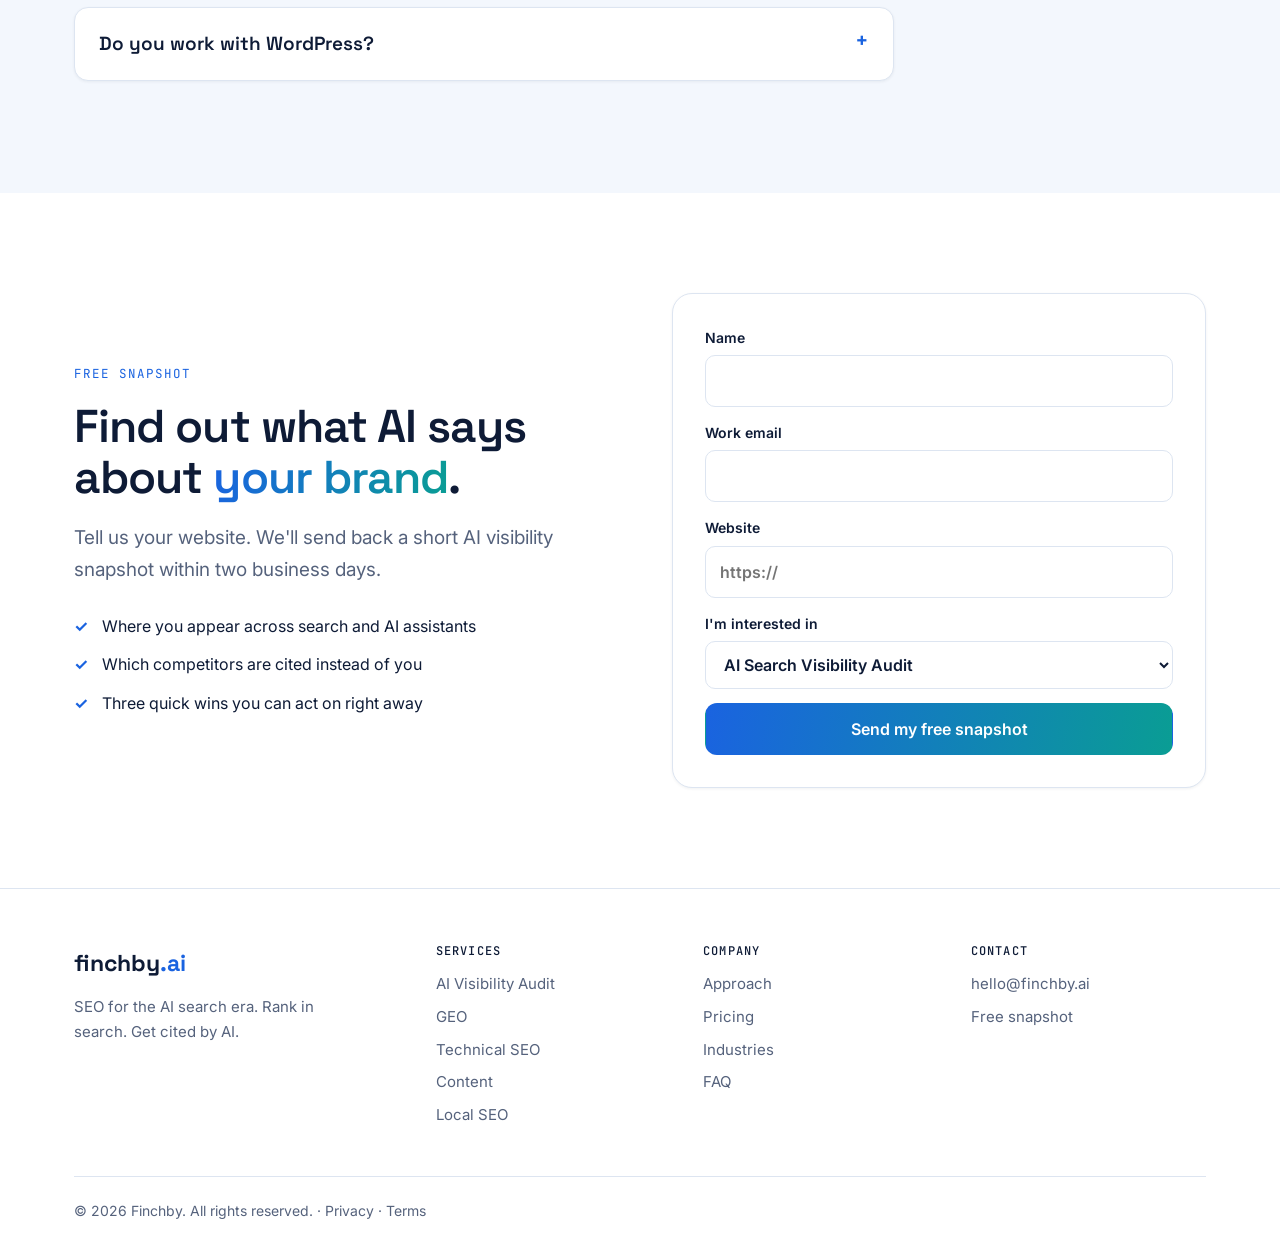
<file: v3/index.html>
<!doctype html>
<html lang="en">
<head>
<meta charset="utf-8">
<meta name="viewport" content="width=device-width, initial-scale=1">
<!-- In WordPress these tags are generated by Yoast SEO. Values mirror docs/yoast-seo.md -->
<title>AI SEO Agency | SEO for the AI Search Era | Finchby</title>
<meta name="description" content="Finchby is an AI SEO agency. We get your brand found in Google, AI Overviews, ChatGPT, Perplexity and Gemini with technical SEO, content and GEO.">
<link rel="canonical" href="https://finchby.ai/">
<meta property="og:title" content="Rank in search. Get cited by AI. | Finchby">
<meta property="og:description" content="SEO and generative engine optimization for brands that want to be the answer.">
<meta property="og:type" content="website">
<link rel="preconnect" href="https://fonts.googleapis.com">
<link rel="preconnect" href="https://fonts.gstatic.com" crossorigin>
<link href="https://fonts.googleapis.com/css2?family=Space+Grotesk:wght@500;600;700&family=Inter:wght@400;500;600&family=JetBrains+Mono:wght@500&display=swap" rel="stylesheet">
<style>
:root{--f3-bg:#ffffff;--f3-bg2:#f3f7fd;--f3-card:#ffffff;--f3-line:#dde5f1;--f3-ink:#0e1b36;--f3-muted:#55627c;--f3-a:#1a63e0;--f3-b:#b45309;--f3-grad:linear-gradient(100deg,#1a63e0,#0a9d94);--f3-head:"Space Grotesk",system-ui,sans-serif;--f3-sans:"Inter",system-ui,-apple-system,sans-serif;--f3-mono:"JetBrains Mono",ui-monospace,monospace}
html{scroll-behavior:smooth}
body{margin:0;background:var(--f3-bg)}
.f3{font-family:var(--f3-sans);color:var(--f3-ink);font-size:17px;line-height:1.65;background:var(--f3-bg);box-sizing:border-box}
.f3 *,.f3 *::before,.f3 *::after{box-sizing:border-box}
.f3 a{color:inherit;text-decoration:none}
.f3-wrap{max-width:1180px;margin:0 auto;padding:0 24px}
.f3-sec{padding:100px 0}
.f3-alt{background:var(--f3-bg2)}
.f3 h1,.f3 h2,.f3 h3{font-family:var(--f3-head);font-weight:600;line-height:1.1;margin:0;letter-spacing:-.02em;color:var(--f3-ink)}
.f3 h1{font-size:clamp(42px,6.4vw,80px);font-weight:700}
.f3 h2{font-size:clamp(30px,3.8vw,46px);max-width:22ch}
.f3 h3{font-size:21px}
.f3 p{margin:0}
.f3-grad{background:var(--f3-grad);-webkit-background-clip:text;background-clip:text;color:transparent}
.f3-tag{font-family:var(--f3-mono);font-size:12.5px;letter-spacing:.08em;text-transform:uppercase;color:var(--f3-a);display:block;margin-bottom:16px}
.f3-lede{font-size:19px;color:var(--f3-muted);max-width:58ch;margin-top:20px!important}
.f3-btn{display:inline-block;padding:15px 26px;border-radius:12px;font-weight:600;font-size:16px;border:1px solid var(--f3-line);transition:transform .15s,border-color .15s,box-shadow .15s;cursor:pointer;font-family:inherit;color:var(--f3-ink)}
.f3-btn:hover{transform:translateY(-2px);border-color:var(--f3-a)}
.f3-btn--main{background:var(--f3-grad);color:#fff!important;border-color:transparent}
.f3-btn--main:hover{box-shadow:0 12px 30px -10px rgba(26,99,224,.55)}
/* header */
.f3-head{position:sticky;top:0;z-index:50;background:rgba(255,255,255,.92);backdrop-filter:blur(12px);border-bottom:1px solid var(--f3-line)}
.f3-head .f3-wrap{display:flex;align-items:center;justify-content:space-between;height:70px}
.f3-logo{display:flex;align-items:center;gap:10px;font-family:var(--f3-head);font-size:23px;font-weight:700}
.f3-logo svg{width:28px;height:28px;color:#f5a300}
.f3-logo i{font-style:normal;color:var(--f3-a)}
.f3-nav{display:flex;align-items:center;gap:30px;font-size:15px;font-weight:500;color:var(--f3-muted)}
.f3-nav a:hover{color:var(--f3-ink)}
.f3-nav .f3-btn{padding:10px 18px;font-size:15px}
.f3-burger{display:none;background:none;border:0;font-size:26px;color:var(--f3-ink);cursor:pointer}
/* hero */
.f3-hero{padding:84px 0 88px;background:linear-gradient(180deg,#eaf2fe 0%,#fff 100%)}
.f3-hero .f3-wrap{display:grid;grid-template-columns:1.05fr .95fr;gap:56px;align-items:center}
.f3-hero h1{font-size:clamp(40px,5vw,66px)}
.f3-cta{display:flex;gap:14px;flex-wrap:wrap;margin-top:32px}
.f3-panel{background:var(--f3-card);border:1px solid var(--f3-line);border-radius:20px;padding:28px 30px;box-shadow:0 40px 70px -40px rgba(14,27,54,.35)}
.f3-panel__top{display:flex;justify-content:space-between;align-items:center;font-family:var(--f3-mono);font-size:12.5px;color:var(--f3-muted);text-transform:uppercase;letter-spacing:.08em;margin-bottom:20px}
.f3-panel__top b{color:var(--f3-b);font-weight:500}
.f3-row{display:grid;grid-template-columns:150px 1fr 54px;gap:16px;align-items:center;padding:9px 0;font-size:15px}
.f3-bar{height:10px;border-radius:99px;background:#e4ebf6;overflow:hidden}
.f3-bar span{display:block;height:100%;border-radius:99px;background:var(--f3-grad)}
.f3-row em{font-style:normal;font-family:var(--f3-mono);font-size:13px;color:var(--f3-muted);text-align:right}
/* stats strip */
.f3-strip{border-top:1px solid var(--f3-line);border-bottom:1px solid var(--f3-line);padding:26px 0}
.f3-strip ul{list-style:none;margin:0;padding:0;display:flex;flex-wrap:wrap;justify-content:center;gap:12px 40px;font-family:var(--f3-mono);font-size:14px;color:var(--f3-muted)}
/* compare */
.f3-compare{display:grid;grid-template-columns:1fr 1fr;gap:24px;margin-top:52px}
.f3-col{border:1px solid var(--f3-line);border-radius:20px;padding:32px;background:var(--f3-card)}
.f3-col--new{border-color:var(--f3-a);background:linear-gradient(180deg,rgba(26,99,224,.07),transparent 60%),var(--f3-card)}
.f3-col ul{list-style:none;margin:20px 0 0;padding:0;display:grid;gap:12px;color:var(--f3-muted);font-size:16px}
.f3-col li{padding-left:26px;position:relative}
.f3-col li::before{content:"–";position:absolute;left:0}
.f3-col--new li{color:var(--f3-ink)}
.f3-col--new li::before{content:"→";color:var(--f3-a)}
/* services */
.f3-services{display:grid;grid-template-columns:repeat(3,1fr);gap:20px;margin-top:52px}
.f3-svc{background:var(--f3-card);border:1px solid var(--f3-line);border-radius:18px;padding:28px;transition:transform .15s,border-color .15s}
.f3-svc:hover{transform:translateY(-4px);border-color:var(--f3-a)}
.f3-svc__k{font-family:var(--f3-mono);font-size:12px;color:var(--f3-a);border:1px solid var(--f3-line);border-radius:6px;padding:3px 8px;display:inline-block;margin-bottom:16px}
.f3-svc p{color:var(--f3-muted);font-size:15.5px;margin-top:10px}
.f3-svc ul{list-style:none;padding:0;margin:16px 0 0;font-size:14px;color:var(--f3-muted);display:flex;flex-wrap:wrap;gap:6px}
.f3-svc li{background:#eef3fb;border-radius:6px;padding:3px 9px}
.f3-svc--wide{grid-column:span 3;display:grid;grid-template-columns:1fr auto;gap:24px;align-items:center;border-color:var(--f3-b)}
.f3-svc--wide .f3-svc__k{color:var(--f3-b)}
/* process */
.f3-steps{display:grid;grid-template-columns:repeat(4,1fr);gap:0;margin-top:52px;border:1px solid var(--f3-line);border-radius:20px;overflow:hidden}
.f3-step{padding:30px;border-right:1px solid var(--f3-line);background:var(--f3-card)}
.f3-step:last-child{border-right:0}
.f3-step span{font-family:var(--f3-mono);font-size:13px;color:var(--f3-b)}
.f3-step h3{margin:12px 0 8px}
.f3-step p{color:var(--f3-muted);font-size:15.5px}
/* plans */
.f3-plans{display:grid;grid-template-columns:repeat(3,1fr);gap:22px;margin-top:52px}
.f3-plan{background:var(--f3-card);border:1px solid var(--f3-line);border-radius:20px;padding:34px;display:flex;flex-direction:column}
.f3-plan--pop{border-color:var(--f3-a);box-shadow:0 0 0 1px var(--f3-a),0 30px 60px -30px rgba(26,99,224,.3)}
.f3-plan__for{font-family:var(--f3-mono);font-size:12px;color:var(--f3-muted);text-transform:uppercase;letter-spacing:.08em;margin-bottom:10px}
.f3-plan__price{font-family:var(--f3-head);font-size:38px;font-weight:700;margin:14px 0 2px}
.f3-plan__price small{font-family:var(--f3-sans);font-size:15px;font-weight:400;color:var(--f3-muted)}
.f3-plan ul{list-style:none;padding:0;margin:22px 0 28px;font-size:15.5px;flex:1;display:grid;gap:10px;align-content:start}
.f3-plan li{padding-left:26px;position:relative;color:var(--f3-muted)}
.f3-plan li::before{content:"✓";position:absolute;left:0;color:var(--f3-a);font-weight:700}
.f3-plan .f3-btn{text-align:center}
/* industries */
.f3-inds{display:flex;flex-wrap:wrap;gap:12px;margin-top:36px}
.f3-inds span{border:1px solid var(--f3-line);border-radius:999px;padding:10px 20px;font-size:15.5px;background:var(--f3-card)}
/* faq */
.f3-faq{max-width:820px;margin:44px 0 0}
.f3-faq details{border:1px solid var(--f3-line);border-radius:14px;padding:20px 24px;margin-bottom:12px;background:var(--f3-card)}
.f3-faq summary{cursor:pointer;font-family:var(--f3-head);font-size:19px;font-weight:600;list-style:none;display:flex;justify-content:space-between;gap:16px}
.f3-faq summary::after{content:"+";color:var(--f3-a);font-size:22px;line-height:1.1}
.f3-faq details[open] summary::after{content:"–"}
.f3-faq details p{margin-top:12px;color:var(--f3-muted);font-size:16px}
/* contact */
.f3-contact .f3-wrap{display:grid;grid-template-columns:1fr 1fr;gap:64px;align-items:center}
.f3-checks{list-style:none;padding:0;margin:28px 0 0;display:grid;gap:12px;font-size:16px}
.f3-checks li{padding-left:28px;position:relative}
.f3-checks li::before{content:"✓";position:absolute;left:0;color:var(--f3-a);font-weight:700}
.f3-svc,.f3-plan,.f3-col,.f3-faq details,.f3-form,.f3-inds span{box-shadow:0 1px 3px rgba(14,27,54,.06)}
/* plan comparison table */
.f3-table-wrap{margin-top:40px;overflow-x:auto;border:1px solid var(--f3-line);border-radius:18px;background:var(--f3-card)}
.f3-table{width:100%;min-width:640px;border-collapse:collapse;font-size:15.5px}
.f3-table caption{text-align:left;padding:22px 24px 6px;font-family:var(--f3-head);font-size:21px;font-weight:600}
.f3-table th,.f3-table td{padding:13px 24px;border-top:1px solid var(--f3-line);text-align:center}
.f3-table thead th{border-top:0;font-family:var(--f3-head);font-size:15px}
.f3-table th:first-child,.f3-table td:first-child{text-align:left}
.f3-table tbody th{font-weight:500}
.f3-table td{color:var(--f3-muted)}
.f3-table td.y{color:var(--f3-a);font-weight:700}
.f3-table .pop{background:rgba(26,99,224,.05)}
.f3-form{background:var(--f3-card);border:1px solid var(--f3-line);border-radius:20px;padding:32px;display:grid;gap:14px}
.f3-form label{font-size:14px;font-weight:600;display:grid;gap:6px}
.f3-form input,.f3-form select,.f3-form textarea{font:inherit;font-size:16px;padding:12px 14px;border:1px solid var(--f3-line);border-radius:10px;background:var(--f3-bg);color:var(--f3-ink);width:100%}
.f3-form input:focus,.f3-form select:focus,.f3-form textarea:focus{outline:2px solid var(--f3-a);outline-offset:1px}
/* footer */
.f3-foot{padding:56px 0 30px;font-size:15px;border-top:1px solid var(--f3-line);color:var(--f3-muted)}
.f3-foot .f3-wrap{display:grid;grid-template-columns:1.4fr 1fr 1fr 1fr;gap:32px}
.f3-foot h3{font-family:var(--f3-mono);font-size:12px;font-weight:500;letter-spacing:.1em;text-transform:uppercase;color:var(--f3-ink);margin-bottom:14px}
.f3-foot ul{list-style:none;padding:0;margin:0;display:grid;gap:8px}
.f3-foot a:hover{color:var(--f3-a)}
.f3-foot .f3-logo{color:var(--f3-ink)}
.f3-foot__legal{grid-column:1/-1;border-top:1px solid var(--f3-line);padding-top:22px;margin-top:16px;font-size:14px}
@media(max-width:960px){
.f3-sec{padding:68px 0}
.f3-services,.f3-plans,.f3-compare,.f3-contact .f3-wrap,.f3-hero .f3-wrap{grid-template-columns:1fr}
.f3-contact .f3-wrap,.f3-hero .f3-wrap{gap:40px}
.f3-hero{padding:56px 0 64px}
.f3-svc--wide{grid-column:auto;grid-template-columns:1fr}
.f3-steps{grid-template-columns:1fr 1fr}
.f3-step{border-bottom:1px solid var(--f3-line)}
.f3-foot .f3-wrap{grid-template-columns:1fr 1fr}
.f3-row{grid-template-columns:104px 1fr 44px;gap:10px;font-size:14px}
.f3-burger{display:block}
.f3-nav{display:none;position:absolute;top:70px;left:0;right:0;background:var(--f3-bg);flex-direction:column;align-items:flex-start;padding:20px 24px;border-bottom:1px solid var(--f3-line);gap:16px}
.f3-nav.is-open{display:flex}
}
@media(max-width:560px){.f3-steps,.f3-foot .f3-wrap{grid-template-columns:1fr}.f3-step{border-right:0}.f3-panel{padding:22px 18px}}
</style>
</head>
<body>

<header class="f3 f3-head">
  <div class="f3-wrap">
    <a class="f3-logo" href="#top" aria-label="Finchby home">
      <svg viewBox="0 0 32 32" aria-hidden="true"><path d="M5 21c0-8 5.5-13 12.500-13 3 0 5.200 1.200 6.300 3.200L29 12.500l-4.200 3C24.500 22.500 19.500 27 13 27H4l5.200-4.200C6.800 22.300 5 22 5 21z" fill="currentColor"/><circle cx="20.500" cy="12.800" r="1.300" fill="#0a0f1c"/></svg>
      <span>finchby<i>.ai</i></span>
    </a>
    <button class="f3-burger" aria-label="Toggle menu" onclick="document.getElementById('f3-nav').classList.toggle('is-open')">☰</button>
    <nav class="f3-nav" id="f3-nav" aria-label="Primary">
      <a href="#services">Services</a>
      <a href="#approach">Approach</a>
      <a href="#plans">Pricing</a>
      <a href="#faq">FAQ</a>
      <a class="f3-btn f3-btn--main" href="#contact">Get my AI visibility score</a>
    </nav>
  </div>
</header>

<section class="f3 f3-hero" id="top">
  <div class="f3-wrap">
    <div>
    <span class="f3-tag">SEO + GEO agency</span>
    <h1>Rank in search. <span class="f3-grad">Get cited by AI.</span></h1>
    <p class="f3-lede">Finchby is the SEO agency built for how people search now. We make your brand the one Google ranks and the one ChatGPT, Gemini and Perplexity name in their answers.</p>
    <div class="f3-cta">
      <a class="f3-btn f3-btn--main" href="#contact">Get my free AI visibility score</a>
      <a class="f3-btn" href="#services">Explore services</a>
    </div>
    <ul class="f3-checks"><li>One team for SEO and AI search</li><li>A clear 90-day roadmap before any retainer</li><li>Reporting tied to leads and revenue</li></ul>
    </div>
    <div class="f3-panel" role="img" aria-label="Sample AI visibility report showing how often a brand is mentioned across search and AI engines">
      <div class="f3-panel__top"><span>AI visibility report · yourbrand.com</span><b>Sample data</b></div>
      <div class="f3-row"><span>Google Search</span><div class="f3-bar"><span style="width:72%"></span></div><em>72</em></div>
      <div class="f3-row"><span>AI Overviews</span><div class="f3-bar"><span style="width:41%"></span></div><em>41</em></div>
      <div class="f3-row"><span>ChatGPT</span><div class="f3-bar"><span style="width:28%"></span></div><em>28</em></div>
      <div class="f3-row"><span>Perplexity</span><div class="f3-bar"><span style="width:35%"></span></div><em>35</em></div>
      <div class="f3-row"><span>Gemini</span><div class="f3-bar"><span style="width:19%"></span></div><em>19</em></div>
    </div>
  </div>
</section>

<section class="f3 f3-strip" aria-label="Where we optimize">
  <div class="f3-wrap">
    <ul><li>Google Search</li><li>AI Overviews</li><li>ChatGPT</li><li>Perplexity</li><li>Gemini</li><li>Copilot</li><li>Claude</li><li>Bing</li></ul>
  </div>
</section>

<section class="f3 f3-sec" id="why">
  <div class="f3-wrap">
    <span class="f3-tag">The shift</span>
    <h2>Ten blue links became one answer.</h2>
    <p class="f3-lede">Classic SEO gets you ranked. That's still essential, and it's no longer enough. We run both playbooks as one program.</p>
    <div class="f3-compare">
      <div class="f3-col"><h3>SEO alone</h3><ul><li>Optimizes pages for keywords</li><li>Measures rankings and clicks</li><li>Builds links to pages</li><li>Reports on one search engine</li></ul></div>
      <div class="f3-col f3-col--new"><h3>SEO + GEO with Finchby</h3><ul><li>Optimizes your brand as an entity AI understands</li><li>Measures rankings, citations and share of AI answers</li><li>Earns mentions in the sources AI models trust</li><li>Reports across search and every major AI assistant</li></ul></div>
    </div>
  </div>
</section>

<section class="f3 f3-sec f3-alt" id="services">
  <div class="f3-wrap">
    <span class="f3-tag">Services</span>
    <h2>One team for every surface your customers search.</h2>
    <div class="f3-services">
      <article class="f3-svc f3-svc--wide"><div><span class="f3-svc__k">START HERE</span><h3>AI Search Visibility Audit</h3><p>A full picture of how search engines and AI assistants see your brand: which prompts mention you, which competitors get cited instead, and a prioritized fix list.</p></div><a class="f3-btn f3-btn--main" href="#contact">Request an audit</a></article>
      <article class="f3-svc"><span class="f3-svc__k">GEO</span><h3>Generative Engine Optimization</h3><p>Shape how AI assistants describe and recommend you.</p><ul><li>Prompt research</li><li>Answer-ready content</li><li>Citation building</li><li>llms.txt</li></ul></article>
      <article class="f3-svc"><span class="f3-svc__k">TECH</span><h3>Technical SEO</h3><p>A fast, crawlable site that bots and AI agents can read.</p><ul><li>Site audits</li><li>Core Web Vitals</li><li>AI crawler access</li><li>Migrations</li></ul></article>
      <article class="f3-svc"><span class="f3-svc__k">CONTENT</span><h3>Content Strategy &amp; Creation</h3><p>Expert-led content that earns rankings and citations.</p><ul><li>Topical maps</li><li>E-E-A-T</li><li>Content refreshes</li><li>On-page SEO</li></ul></article>
      <article class="f3-svc"><span class="f3-svc__k">AUTHORITY</span><h3>Digital PR &amp; Link Building</h3><p>Coverage and mentions from sources that carry weight.</p><ul><li>Digital PR</li><li>Quality backlinks</li><li>Brand mentions</li></ul></article>
      <article class="f3-svc"><span class="f3-svc__k">LOCAL</span><h3>Local SEO</h3><p>Win the map pack and local AI recommendations.</p><ul><li>Google Business Profile</li><li>Reviews</li><li>Location pages</li></ul></article>
      <article class="f3-svc"><span class="f3-svc__k">E-COMMERCE</span><h3>E-commerce SEO</h3><p>Product and category pages built for search and AI shopping.</p><ul><li>Product schema</li><li>Category structure</li><li>Merchant feeds</li></ul></article>
      <article class="f3-svc"><span class="f3-svc__k">SCHEMA</span><h3>Schema &amp; Entity Optimization</h3><p>Structured data that tells machines exactly who you are.</p><ul><li>Schema markup</li><li>Knowledge graph</li><li>Brand entity</li></ul></article>
      <article class="f3-svc"><span class="f3-svc__k">DATA</span><h3>Analytics &amp; AI Visibility Tracking</h3><p>One dashboard for traffic, leads and AI share of voice.</p><ul><li>GA4 and Search Console</li><li>AI citation tracking</li><li>Monthly reports</li></ul></article>
      <article class="f3-svc"><span class="f3-svc__k">ADVISORY</span><h3>SEO Consulting &amp; Training</h3><p>Strategy and coaching for in-house marketing teams.</p><ul><li>Strategy sprints</li><li>Team workshops</li><li>Fractional SEO lead</li></ul></article>
    </div>
  </div>
</section>

<section class="f3 f3-sec" id="approach">
  <div class="f3-wrap">
    <span class="f3-tag">Approach</span>
    <h2>From first audit to compounding growth.</h2>
    <div class="f3-steps">
      <div class="f3-step"><span>01 / WEEK 1-2</span><h3>Benchmark</h3><p>We audit your site, content, authority and AI visibility against your top competitors.</p></div>
      <div class="f3-step"><span>02 / WEEK 3</span><h3>Roadmap</h3><p>You get a 90-day plan ranked by impact and effort, tied to leads and revenue.</p></div>
      <div class="f3-step"><span>03 / MONTHLY</span><h3>Ship</h3><p>Technical fixes, content and digital PR go live every month. You approve; we execute.</p></div>
      <div class="f3-step"><span>04 / MONTHLY</span><h3>Measure</h3><p>Clear reporting on rankings, organic leads and AI citations, then we re-prioritize.</p></div>
    </div>
  </div>
</section>

<section class="f3 f3-sec f3-alt" id="plans">
  <div class="f3-wrap">
    <span class="f3-tag">Pricing</span>
    <h2>Transparent plans. No long lock-ins.</h2>
    <!-- PLACEHOLDER PRICING: replace with real prices before launch -->
    <div class="f3-plans">
      <div class="f3-plan"><div class="f3-plan__for">One-time</div><h3>Audit &amp; Roadmap</h3><div class="f3-plan__price">$2,500</div><ul><li>Technical SEO audit</li><li>AI search visibility audit</li><li>Competitor gap analysis</li><li>Prioritized 90-day roadmap</li><li>Walkthrough call</li></ul><a class="f3-btn" href="#contact">Start with an audit</a></div>
      <div class="f3-plan f3-plan--pop"><div class="f3-plan__for" style="color:var(--f3-a)">Most popular</div><h3>Growth</h3><div class="f3-plan__price">$3,500 <small>/ month</small></div><ul><li>Everything in Audit &amp; Roadmap</li><li>Monthly technical and on-page work</li><li>4 expert content pieces per month</li><li>Schema and entity optimization</li><li>AI visibility tracking dashboard</li></ul><a class="f3-btn f3-btn--main" href="#contact">Talk to us</a></div>
      <div class="f3-plan"><div class="f3-plan__for">Competitive markets</div><h3>Authority</h3><div class="f3-plan__price">Custom</div><ul><li>Everything in Growth</li><li>Digital PR and link building</li><li>Local or e-commerce SEO at scale</li><li>Dedicated strategist</li><li>Quarterly executive reviews</li></ul><a class="f3-btn" href="#contact">Request a proposal</a></div>
    </div>
    <div class="f3-table-wrap">
      <table class="f3-table">
        <caption>Compare what's included</caption>
        <thead><tr><th scope="col">Deliverable</th><th scope="col">Audit &amp; Roadmap</th><th scope="col" class="pop">Growth</th><th scope="col">Authority</th></tr></thead>
        <tbody>
          <tr><th scope="row">Technical SEO audit</th><td class="y">✓</td><td class="y pop">✓</td><td class="y">✓</td></tr>
          <tr><th scope="row">AI search visibility audit</th><td class="y">✓</td><td class="y pop">✓</td><td class="y">✓</td></tr>
          <tr><th scope="row">Prioritized 90-day roadmap</th><td class="y">✓</td><td class="y pop">✓</td><td class="y">✓</td></tr>
          <tr><th scope="row">Monthly technical and on-page work</th><td>–</td><td class="y pop">✓</td><td class="y">✓</td></tr>
          <tr><th scope="row">Expert content pieces</th><td>–</td><td class="pop">4 per month</td><td>Custom</td></tr>
          <tr><th scope="row">Schema and entity optimization</th><td>–</td><td class="y pop">✓</td><td class="y">✓</td></tr>
          <tr><th scope="row">AI visibility tracking dashboard</th><td>–</td><td class="y pop">✓</td><td class="y">✓</td></tr>
          <tr><th scope="row">Digital PR and link building</th><td>–</td><td class="pop">–</td><td class="y">✓</td></tr>
          <tr><th scope="row">Local or e-commerce SEO at scale</th><td>–</td><td class="pop">–</td><td class="y">✓</td></tr>
          <tr><th scope="row">Dedicated strategist</th><td>–</td><td class="pop">–</td><td class="y">✓</td></tr>
          <tr><th scope="row">Reporting</th><td>One-time report</td><td class="pop">Monthly</td><td>Monthly + quarterly review</td></tr>
        </tbody>
      </table>
    </div>
  </div>
</section>

<section class="f3 f3-sec" id="industries">
  <div class="f3-wrap">
    <span class="f3-tag">Who we help</span>
    <h2>Built for businesses where being recommended matters.</h2>
    <div class="f3-inds"><span>B2B SaaS</span><span>Professional services</span><span>E-commerce</span><span>Healthcare</span><span>Legal</span><span>Home services</span><span>Finance</span><span>Local &amp; multi-location</span></div>
  </div>
</section>

<section class="f3 f3-sec f3-alt" id="faq">
  <div class="f3-wrap">
    <span class="f3-tag">FAQ</span>
    <h2>Straight answers.</h2>
    <div class="f3-faq">
      <details open><summary>Is SEO still worth it now that people use AI?</summary><p>Yes. AI assistants and AI Overviews draw on the same web that search engines index. Strong SEO is the foundation for being cited in AI answers, and traditional search still drives most website traffic.</p></details>
      <details><summary>What is the difference between SEO, GEO and AEO?</summary><p>SEO improves your rankings in search engines. Generative engine optimization (GEO) and answer engine optimization (AEO) improve how often AI systems mention and cite your brand. We treat them as one program because they rely on the same foundations.</p></details>
      <details><summary>How do you measure AI visibility?</summary><p>We track a set of prompts your customers actually ask across major AI assistants and record how often your brand is mentioned, cited and recommended versus competitors.</p></details>
      <details><summary>How long until we see results?</summary><p>Technical fixes can show impact within weeks. Content and authority work typically compounds over three to six months. Your roadmap sets expectations and we report monthly.</p></details>
      <details><summary>Can you guarantee rankings or AI citations?</summary><p>No one honestly can. We commit to a transparent plan, measurable work each month and reporting tied to leads and revenue.</p></details>
      <details><summary>Do you work with WordPress?</summary><p>Yes. We work with WordPress and most major platforms, and can implement changes ourselves or alongside your developers.</p></details>
    </div>
  </div>
</section>

<section class="f3 f3-sec f3-contact" id="contact">
  <div class="f3-wrap">
    <div>
      <span class="f3-tag">Free snapshot</span>
      <h2>Find out what AI says about <span class="f3-grad">your brand</span>.</h2>
      <p class="f3-lede">Tell us your website. We'll send back a short AI visibility snapshot within two business days.</p>
      <ul class="f3-checks"><li>Where you appear across search and AI assistants</li><li>Which competitors are cited instead of you</li><li>Three quick wins you can act on right away</li></ul>
    </div>
    <!-- In WordPress: replace with the Elementor Form widget -->
    <form class="f3-form" action="#" method="post">
      <label>Name<input type="text" name="name" autocomplete="name" required></label>
      <label>Work email<input type="email" name="email" autocomplete="email" required></label>
      <label>Website<input type="url" name="website" placeholder="https://" required></label>
      <label>I'm interested in<select name="service"><option>AI Search Visibility Audit</option><option>Ongoing SEO + GEO</option><option>Technical SEO</option><option>Content</option><option>Local SEO</option><option>Not sure yet</option></select></label>
      <button class="f3-btn f3-btn--main" type="submit">Send my free snapshot</button>
    </form>
  </div>
</section>

<footer class="f3 f3-foot">
  <div class="f3-wrap">
    <div><a class="f3-logo" href="#top"><span>finchby<i>.ai</i></span></a><p style="margin-top:12px;max-width:32ch">SEO for the AI search era. Rank in search. Get cited by AI.</p></div>
    <div><h3>Services</h3><ul><li><a href="#services">AI Visibility Audit</a></li><li><a href="#services">GEO</a></li><li><a href="#services">Technical SEO</a></li><li><a href="#services">Content</a></li><li><a href="#services">Local SEO</a></li></ul></div>
    <div><h3>Company</h3><ul><li><a href="#approach">Approach</a></li><li><a href="#plans">Pricing</a></li><li><a href="#industries">Industries</a></li><li><a href="#faq">FAQ</a></li></ul></div>
    <div><h3>Contact</h3><ul><li><a href="mailto:hello@finchby.ai">hello@finchby.ai</a></li><li><a href="#contact">Free snapshot</a></li></ul></div>
    <div class="f3-foot__legal">© 2026 Finchby. All rights reserved. · Privacy · Terms</div>
  </div>
</footer>

</body>
</html>
</file>
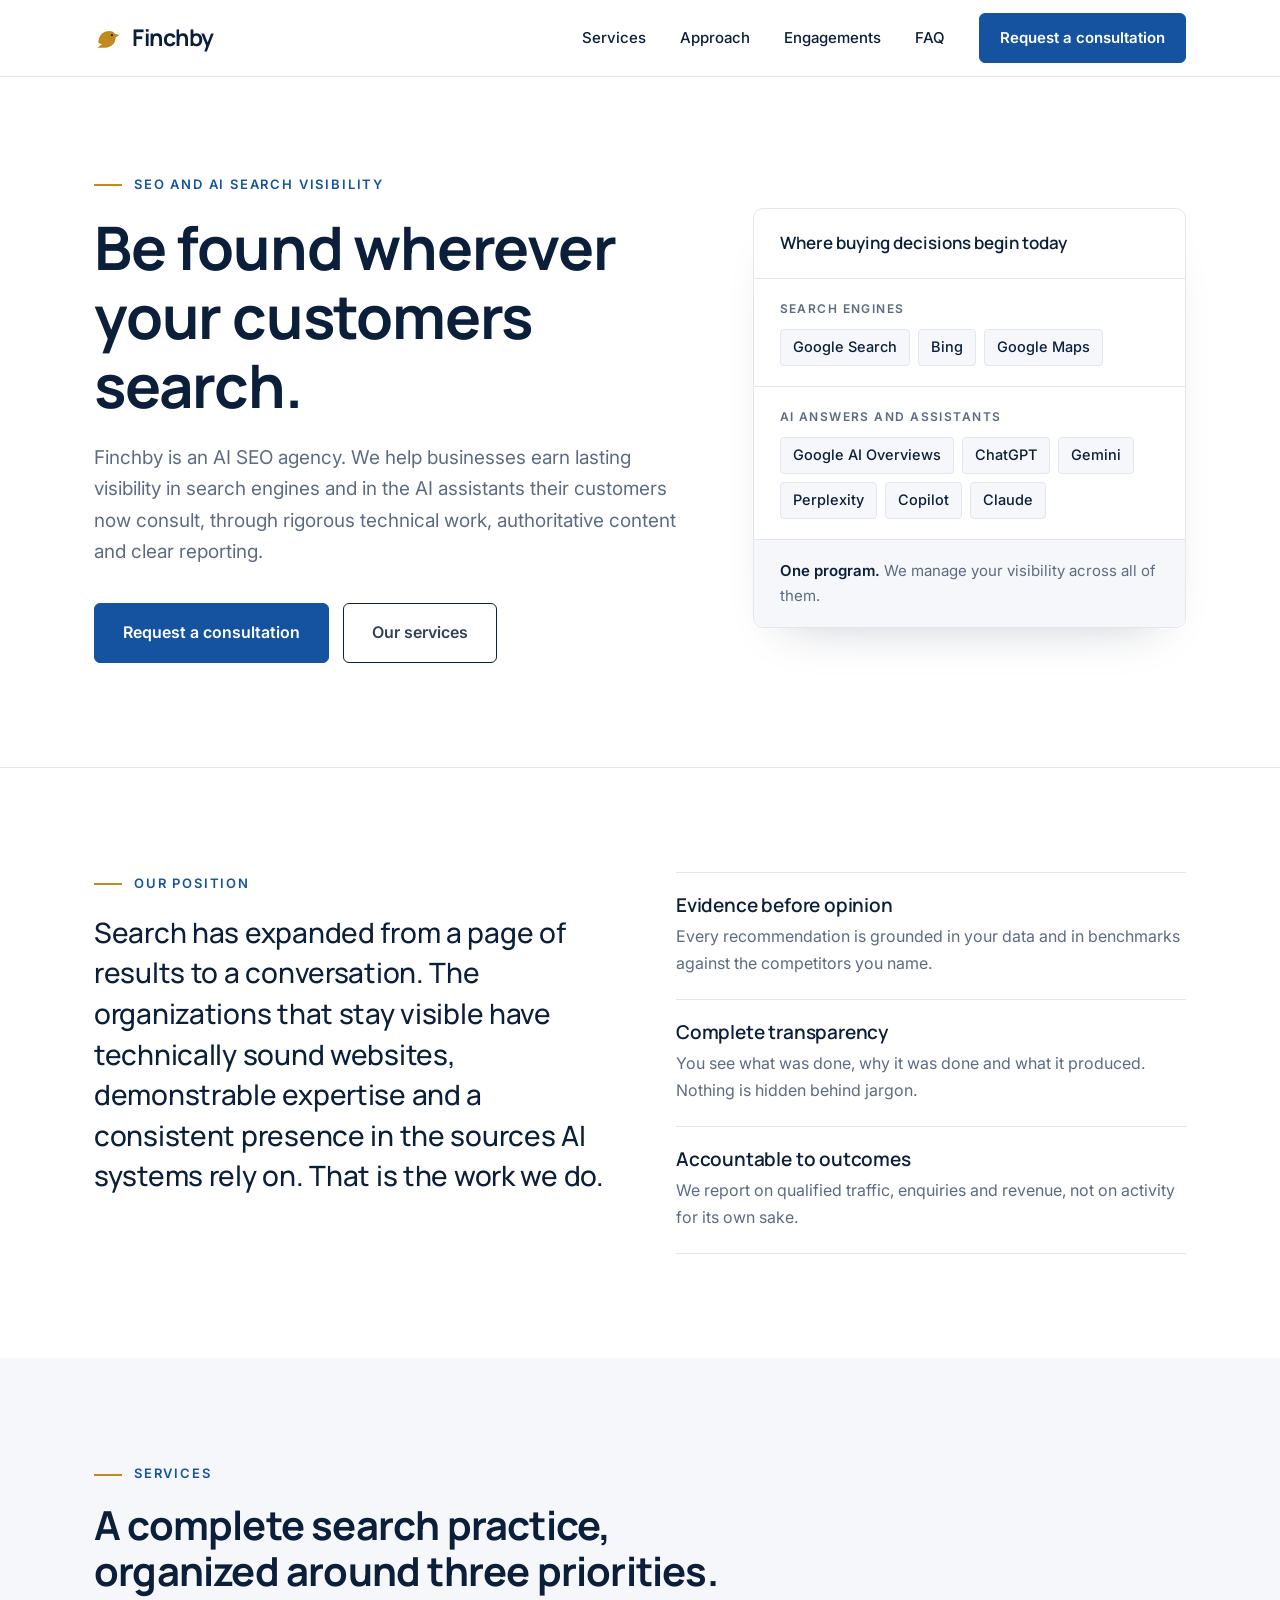
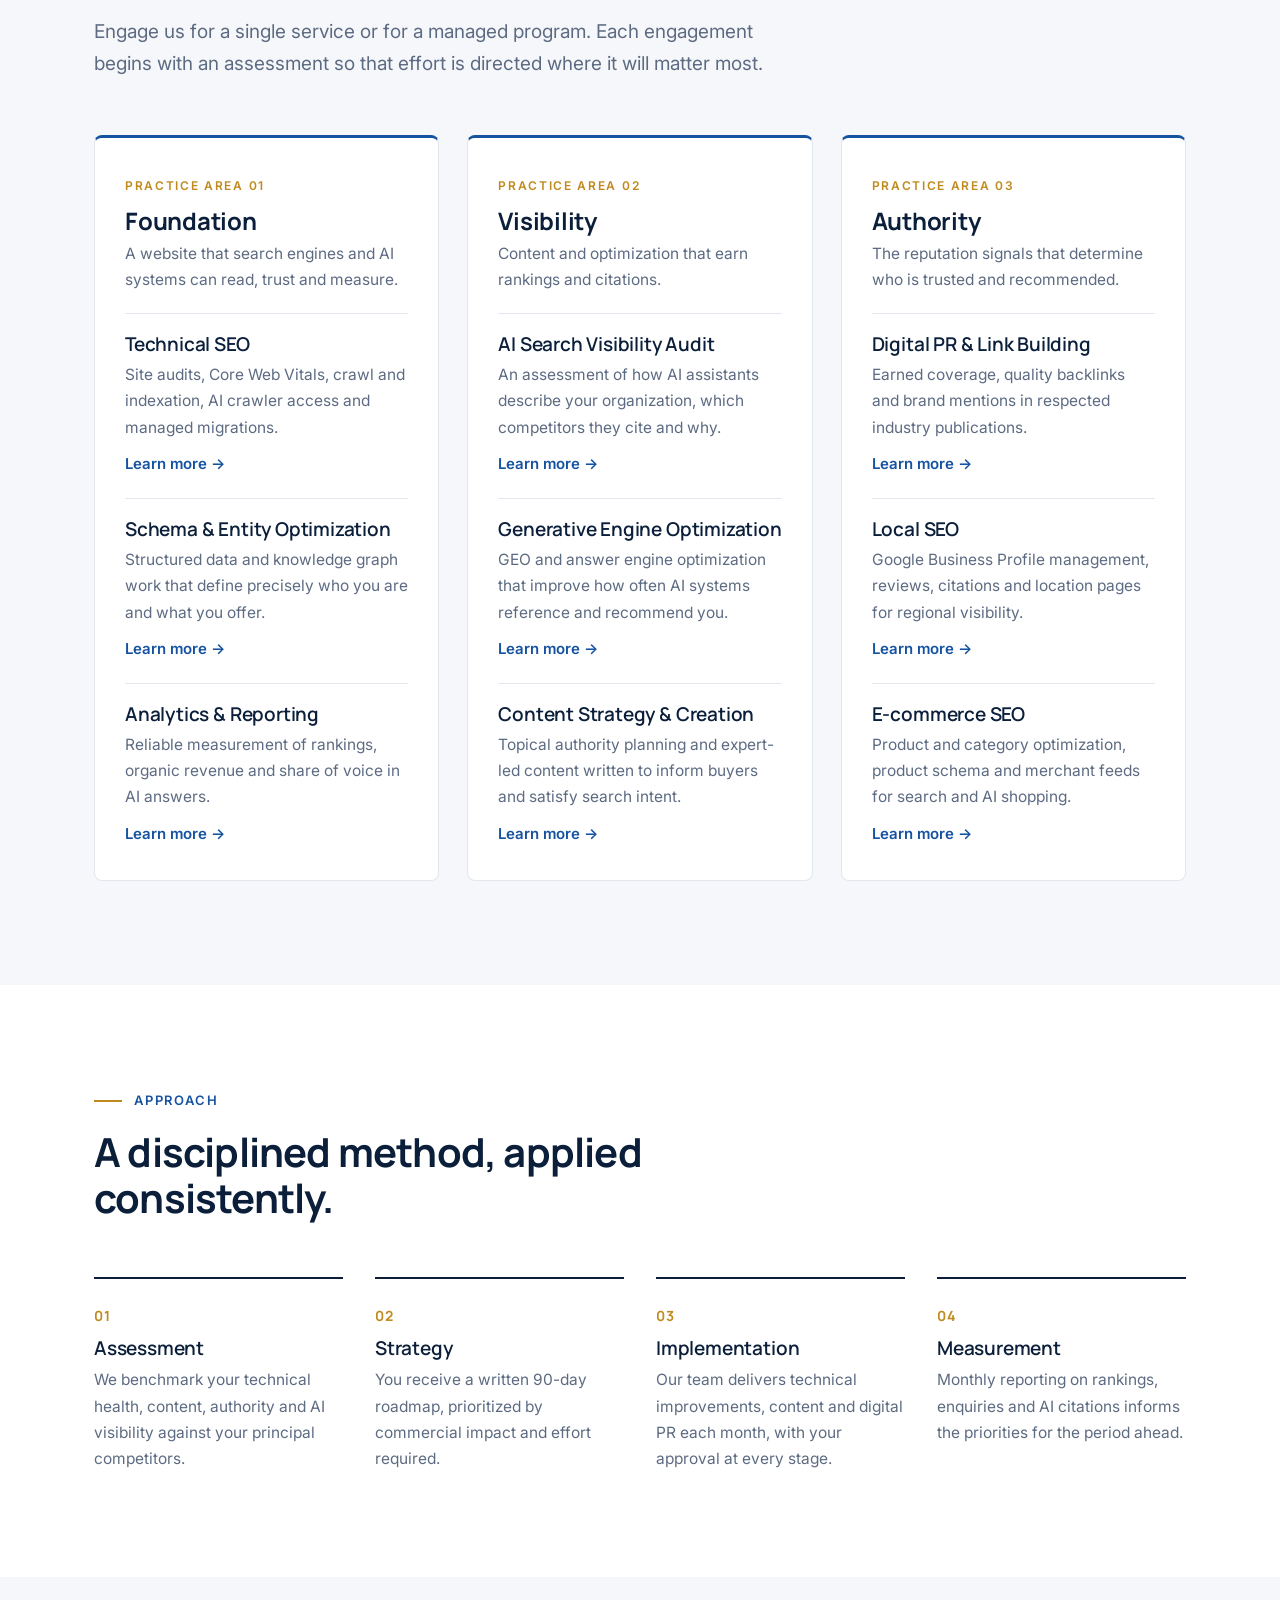
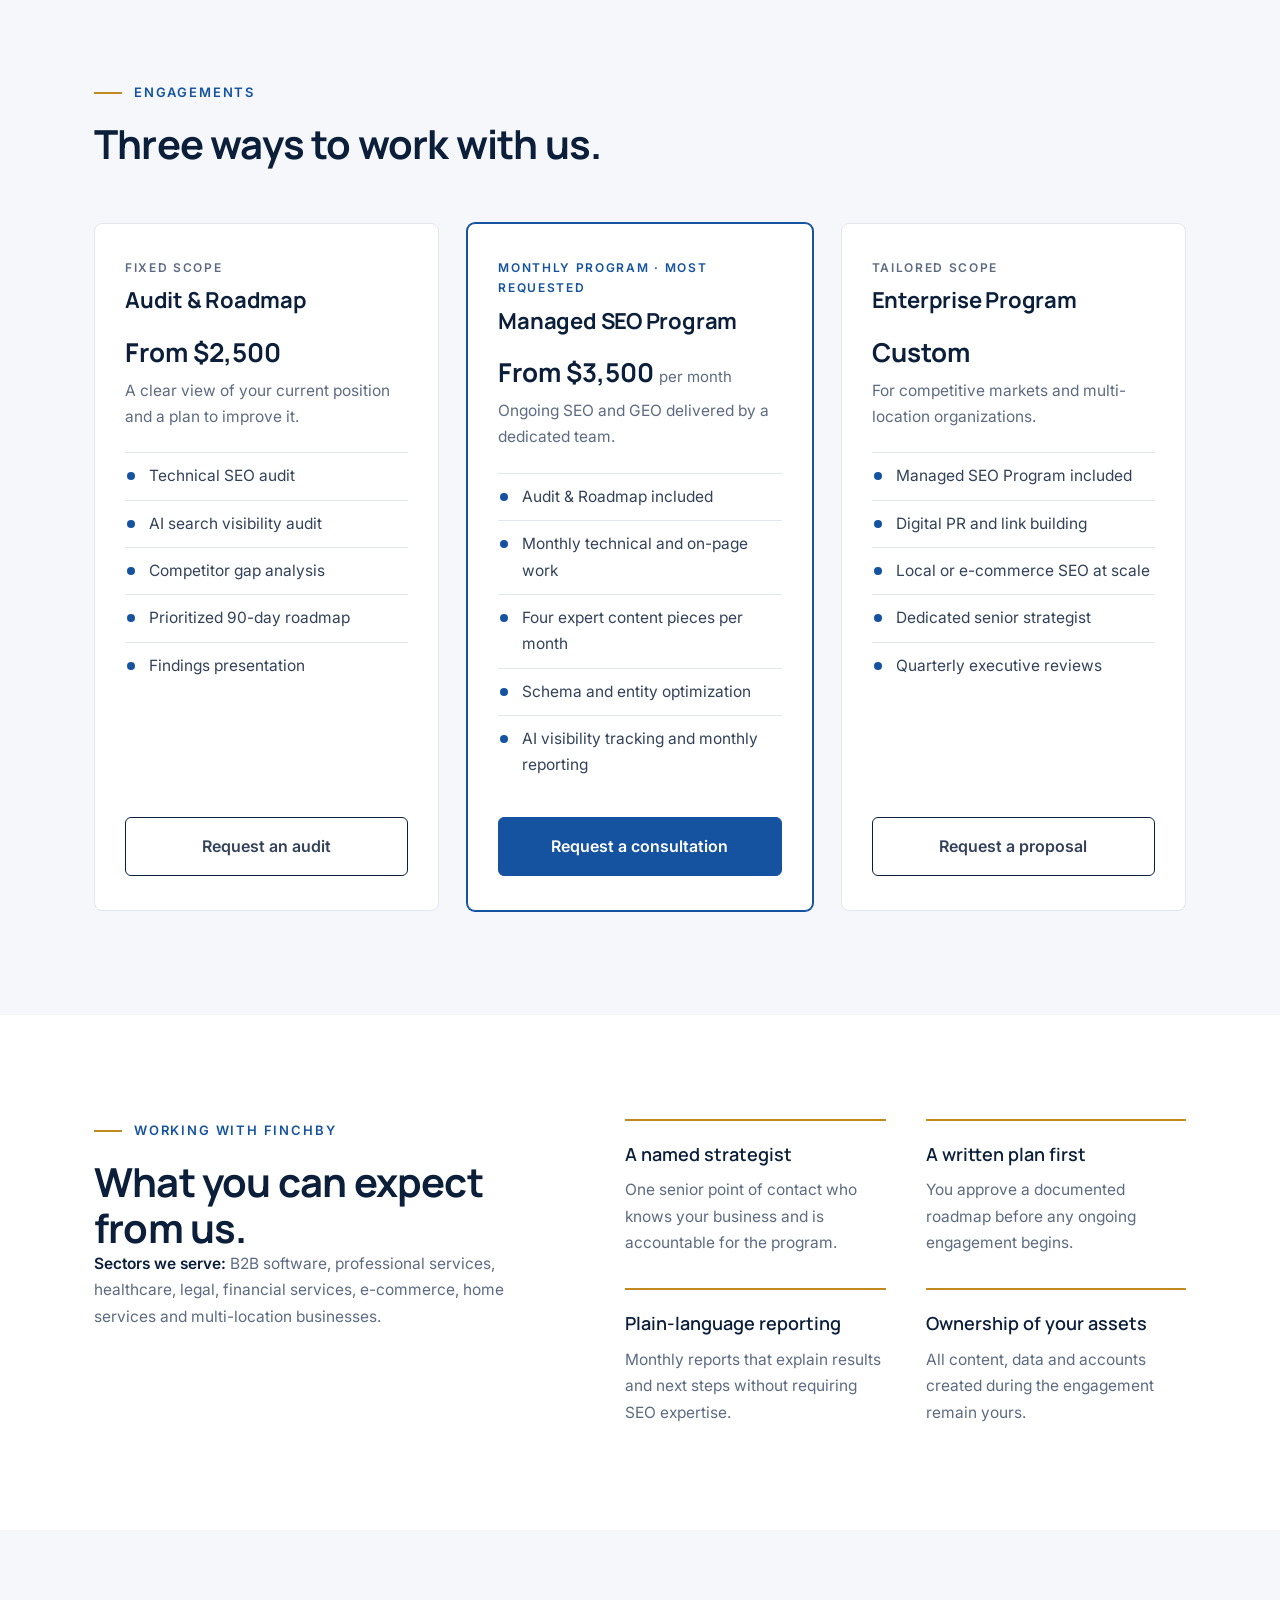
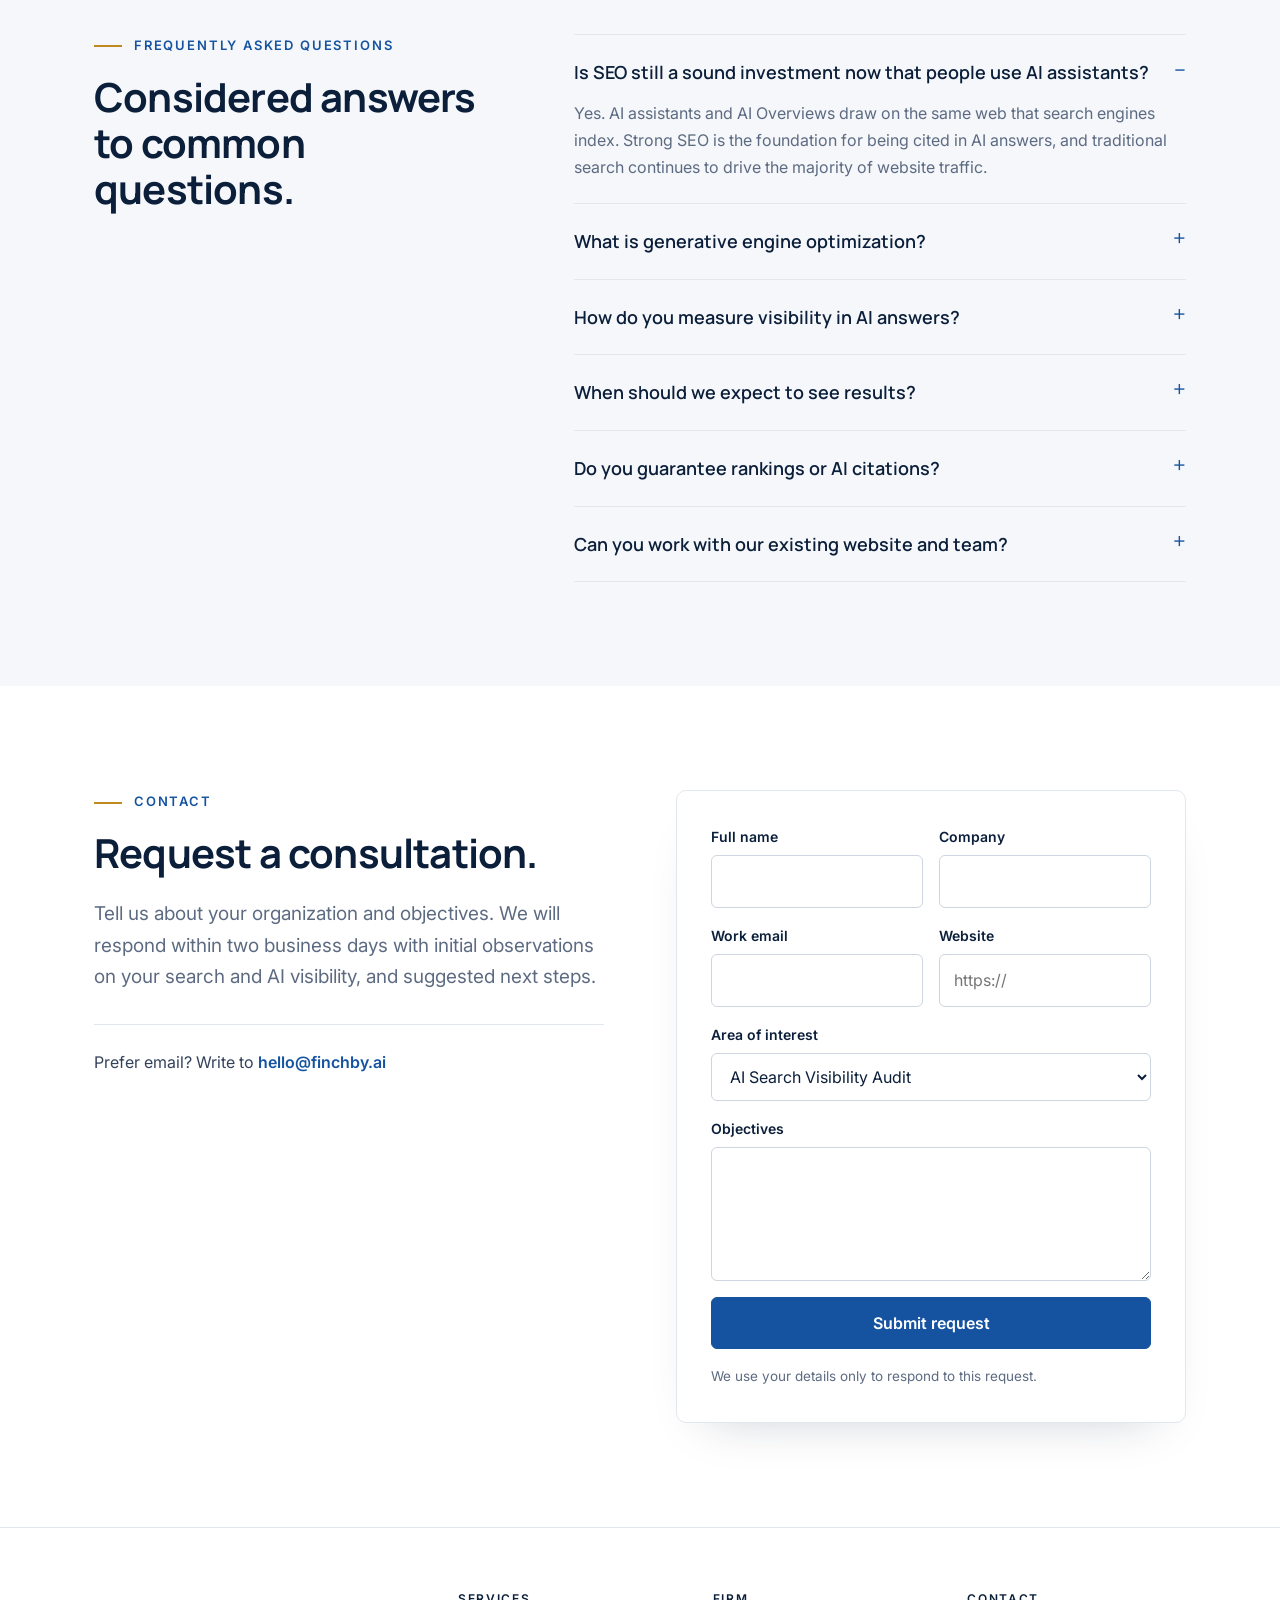
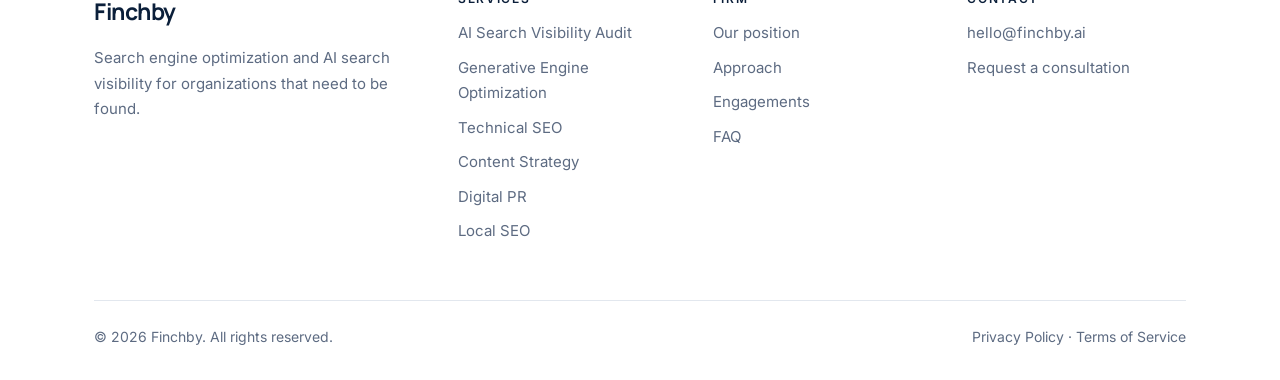
<file: v4/index.html>
<!doctype html>
<html lang="en">
<head>
<meta charset="utf-8">
<meta name="viewport" content="width=device-width, initial-scale=1">
<!-- In WordPress these tags are generated by Yoast SEO. Values mirror README.md -->
<title>AI SEO Agency | Search Visibility for the AI Era | Finchby</title>
<meta name="description" content="Finchby is an AI SEO agency. We help businesses earn visibility in Google, AI Overviews, ChatGPT, Perplexity and Gemini through technical SEO, content and GEO.">
<link rel="canonical" href="https://finchby.ai/">
<meta property="og:title" content="Search visibility for the AI era | Finchby">
<meta property="og:description" content="SEO and generative engine optimization for organizations that need to be found wherever their customers search.">
<meta property="og:type" content="website">
<link rel="preconnect" href="https://fonts.googleapis.com">
<link rel="preconnect" href="https://fonts.gstatic.com" crossorigin>
<link href="https://fonts.googleapis.com/css2?family=Manrope:wght@500;600;700&family=Inter:wght@400;500;600&display=swap" rel="stylesheet">
<style>
:root{--f4-bg:#ffffff;--f4-tint:#f5f7fa;--f4-ink:#0b1f3a;--f4-text:#33425a;--f4-muted:#5d6b82;--f4-line:#e2e7ee;--f4-blue:#1553a1;--f4-blue-d:#0e3f7d;--f4-gold:#c08a1e;--f4-head:"Manrope",system-ui,sans-serif;--f4-sans:"Inter",system-ui,-apple-system,sans-serif}
html{scroll-behavior:smooth}
body{margin:0;background:var(--f4-bg)}
.f4{font-family:var(--f4-sans);color:var(--f4-text);font-size:17px;line-height:1.7;background:var(--f4-bg);box-sizing:border-box}
.f4 *,.f4 *::before,.f4 *::after{box-sizing:border-box}
.f4 a{color:inherit;text-decoration:none}
.f4-wrap{max-width:1140px;margin:0 auto;padding:0 24px}
.f4-sec{padding:104px 0}
.f4-tint{background:var(--f4-tint)}
.f4 h1,.f4 h2,.f4 h3{font-family:var(--f4-head);color:var(--f4-ink);margin:0;line-height:1.15;letter-spacing:-.02em}
.f4 h1{font-size:clamp(38px,4.8vw,60px);font-weight:700}
.f4 h2{font-size:clamp(28px,3.2vw,40px);font-weight:700;max-width:24ch}
.f4 h3{font-size:19px;font-weight:600;letter-spacing:-.01em}
.f4 p{margin:0}
.f4-label{display:block;font-size:13px;font-weight:600;letter-spacing:.14em;text-transform:uppercase;color:var(--f4-blue);margin-bottom:18px}
.f4-label::before{content:"";display:inline-block;width:28px;height:2px;background:var(--f4-gold);vertical-align:middle;margin-right:12px}
.f4-lede{font-size:19px;line-height:1.65;color:var(--f4-muted);max-width:60ch;margin-top:22px!important}
.f4-btn{display:inline-block;padding:15px 28px;border-radius:6px;font-family:var(--f4-sans);font-weight:600;font-size:16px;border:1.5px solid var(--f4-ink);color:var(--f4-ink);cursor:pointer;transition:background .15s,color .15s,border-color .15s}
.f4-btn:hover{background:var(--f4-ink);color:#fff}
.f4-btn--primary{background:var(--f4-blue);border-color:var(--f4-blue);color:#fff!important}
.f4-btn--primary:hover{background:var(--f4-blue-d);border-color:var(--f4-blue-d)}
.f4-more{font-size:15px;font-weight:600;color:var(--f4-blue)!important}
.f4-more::after{content:" →"}
.f4-more:hover{text-decoration:underline!important}
/* header */
.f4-head{position:sticky;top:0;z-index:50;background:rgba(255,255,255,.96);backdrop-filter:blur(8px);border-bottom:1px solid var(--f4-line)}
.f4-head .f4-wrap{display:flex;align-items:center;justify-content:space-between;height:76px}
.f4-logo{display:flex;align-items:center;gap:10px;font-family:var(--f4-head);font-size:23px;font-weight:700;color:var(--f4-ink)!important;letter-spacing:-.02em}
.f4-logo svg{width:28px;height:28px;color:var(--f4-gold)}
.f4-nav{display:flex;align-items:center;gap:34px;font-size:15px;font-weight:500;color:var(--f4-ink)}
.f4-nav a:not(.f4-btn):hover{color:var(--f4-blue)}
.f4-nav .f4-btn{padding:11px 20px;font-size:15px}
.f4-burger{display:none;background:none;border:0;font-size:26px;color:var(--f4-ink);cursor:pointer}
/* hero */
.f4-hero{padding:96px 0 104px;border-bottom:1px solid var(--f4-line)}
.f4-hero .f4-wrap{display:grid;grid-template-columns:1.15fr .85fr;gap:72px;align-items:center}
.f4-cta{display:flex;gap:14px;flex-wrap:wrap;margin-top:36px}
.f4-cover{border:1px solid var(--f4-line);border-radius:10px;background:var(--f4-bg);box-shadow:0 24px 48px -32px rgba(11,31,58,.28)}
.f4-cover__h{padding:20px 26px;border-bottom:1px solid var(--f4-line);font-family:var(--f4-head);font-weight:600;color:var(--f4-ink);font-size:17px}
.f4-cover__g{padding:20px 26px;border-bottom:1px solid var(--f4-line)}
.f4-cover__g span{display:block;font-size:12px;font-weight:600;letter-spacing:.12em;text-transform:uppercase;color:var(--f4-muted);margin-bottom:10px}
.f4-cover ul{list-style:none;margin:0;padding:0;display:flex;flex-wrap:wrap;gap:8px}
.f4-cover li{font-size:14.5px;font-weight:500;color:var(--f4-ink);background:var(--f4-tint);border:1px solid var(--f4-line);border-radius:4px;padding:5px 12px}
.f4-cover__f{padding:18px 26px;font-size:15px;color:var(--f4-muted);background:var(--f4-tint);border-radius:0 0 10px 10px}
.f4-cover__f b{color:var(--f4-ink);font-weight:600}
/* position */
.f4-position .f4-wrap{display:grid;grid-template-columns:1fr 1fr;gap:72px}
.f4-position__q{font-family:var(--f4-head);font-size:clamp(22px,2.3vw,28px);line-height:1.45;color:var(--f4-ink);font-weight:500;letter-spacing:-.01em}
.f4-principles{display:grid;gap:0}
.f4-principles div{padding:22px 0;border-top:1px solid var(--f4-line)}
.f4-principles div:last-child{border-bottom:1px solid var(--f4-line)}
.f4-principles p{margin-top:6px;font-size:16px;color:var(--f4-muted)}
/* services */
.f4-areas{display:grid;grid-template-columns:repeat(3,1fr);gap:28px;margin-top:56px}
.f4-area{background:var(--f4-bg);border:1px solid var(--f4-line);border-top:3px solid var(--f4-blue);border-radius:8px;padding:32px 30px}
.f4-area>span{font-size:12px;font-weight:600;letter-spacing:.14em;text-transform:uppercase;color:var(--f4-gold)}
.f4-area>h3{font-size:24px;font-weight:700;margin:8px 0 6px}
.f4-area>p{font-size:15.5px;color:var(--f4-muted)}
.f4-svc{padding:20px 0 0;margin-top:20px;border-top:1px solid var(--f4-line)}
.f4-svc p{font-size:15.5px;color:var(--f4-muted);margin:6px 0 8px}
/* approach */
.f4-steps{display:grid;grid-template-columns:repeat(4,1fr);gap:32px;margin-top:56px}
.f4-step{border-top:2px solid var(--f4-ink);padding-top:22px}
.f4-step span{font-family:var(--f4-head);font-size:14px;font-weight:700;color:var(--f4-gold);letter-spacing:.06em}
.f4-step h3{margin:8px 0}
.f4-step p{font-size:15.5px;color:var(--f4-muted)}
/* engagements */
.f4-plans{display:grid;grid-template-columns:repeat(3,1fr);gap:28px;margin-top:56px}
.f4-plan{background:var(--f4-bg);border:1px solid var(--f4-line);border-radius:8px;padding:34px 30px;display:flex;flex-direction:column}
.f4-plan--lead{border-color:var(--f4-blue);box-shadow:0 0 0 1px var(--f4-blue)}
.f4-plan__t{font-size:12px;font-weight:600;letter-spacing:.14em;text-transform:uppercase;color:var(--f4-muted);margin-bottom:10px}
.f4-plan h3{font-size:22px;font-weight:700}
.f4-plan__p{font-family:var(--f4-head);font-size:26px;font-weight:700;color:var(--f4-ink);margin:16px 0 4px}
.f4-plan__p small{font-family:var(--f4-sans);font-size:15px;font-weight:400;color:var(--f4-muted)}
.f4-plan>p{font-size:15.5px;color:var(--f4-muted)}
.f4-plan ul{list-style:none;margin:22px 0 28px;padding:0;flex:1;font-size:15.5px}
.f4-plan li{padding:10px 0 10px 24px;border-top:1px solid var(--f4-line);position:relative}
.f4-plan li::before{content:"";position:absolute;left:2px;top:19px;width:8px;height:8px;border-radius:50%;background:var(--f4-blue)}
.f4-plan .f4-btn{text-align:center}
/* commitments */
.f4-commit .f4-wrap{display:grid;grid-template-columns:.9fr 1.1fr;gap:72px;align-items:start}
.f4-commit dl{margin:0;display:grid;grid-template-columns:1fr 1fr;gap:32px 40px}
.f4-commit dt{font-family:var(--f4-head);font-weight:600;font-size:18px;color:var(--f4-ink);padding-top:18px;border-top:2px solid var(--f4-gold)}
.f4-commit dd{margin:8px 0 0;font-size:15.5px;color:var(--f4-muted)}
.f4-sectors{margin-top:28px;font-size:15.5px;color:var(--f4-muted)}
.f4-sectors b{color:var(--f4-ink);font-weight:600}
/* faq */
.f4-faq .f4-wrap{display:grid;grid-template-columns:.8fr 1.2fr;gap:72px}
.f4-faq details{border-top:1px solid var(--f4-line);padding:22px 0}
.f4-faq details:last-child{border-bottom:1px solid var(--f4-line)}
.f4-faq summary{cursor:pointer;font-family:var(--f4-head);font-size:18px;font-weight:600;color:var(--f4-ink);list-style:none;display:flex;justify-content:space-between;gap:20px}
.f4-faq summary::-webkit-details-marker{display:none}
.f4-faq summary::after{content:"+";color:var(--f4-blue);font-size:22px;line-height:1.1;font-weight:400}
.f4-faq details[open] summary::after{content:"–"}
.f4-faq details p{margin-top:12px;font-size:16px;color:var(--f4-muted);max-width:62ch}
/* contact */
.f4-contact .f4-wrap{display:grid;grid-template-columns:1fr 1fr;gap:72px;align-items:start}
.f4-contact address{font-style:normal;margin-top:32px;padding-top:24px;border-top:1px solid var(--f4-line);font-size:16px}
.f4-contact address a{color:var(--f4-blue);font-weight:600}
.f4-form{background:var(--f4-bg);border:1px solid var(--f4-line);border-radius:10px;padding:34px;display:grid;grid-template-columns:1fr 1fr;gap:16px;box-shadow:0 24px 48px -32px rgba(11,31,58,.25)}
.f4-form label{font-size:14px;font-weight:600;color:var(--f4-ink);display:grid;gap:6px}
.f4-form .full{grid-column:1/-1}
.f4-form input,.f4-form select,.f4-form textarea{font:inherit;font-size:16px;font-weight:400;padding:12px 14px;border:1px solid #cdd5e0;border-radius:6px;background:#fff;color:var(--f4-ink);width:100%}
.f4-form input:focus,.f4-form select:focus,.f4-form textarea:focus{outline:2px solid var(--f4-blue);outline-offset:1px;border-color:var(--f4-blue)}
.f4-form small{grid-column:1/-1;font-size:13.5px;color:var(--f4-muted)}
/* footer */
.f4-foot{padding:64px 0 32px;font-size:15px;border-top:1px solid var(--f4-line);color:var(--f4-muted)}
.f4-foot .f4-wrap{display:grid;grid-template-columns:1.5fr 1fr 1fr 1fr;gap:36px}
.f4-foot h3{font-family:var(--f4-sans);font-size:12px;font-weight:600;letter-spacing:.14em;text-transform:uppercase;color:var(--f4-ink);margin-bottom:14px}
.f4-foot ul{list-style:none;margin:0;padding:0;display:grid;gap:9px}
.f4-foot a:hover{color:var(--f4-blue)}
.f4-foot__legal{grid-column:1/-1;display:flex;justify-content:space-between;flex-wrap:wrap;gap:12px;border-top:1px solid var(--f4-line);padding-top:24px;margin-top:20px;font-size:14px}
@media(max-width:960px){
.f4-sec{padding:68px 0}
.f4-hero{padding:60px 0 68px}
.f4-hero .f4-wrap,.f4-position .f4-wrap,.f4-commit .f4-wrap,.f4-faq .f4-wrap,.f4-contact .f4-wrap{grid-template-columns:1fr;gap:40px}
.f4-areas,.f4-plans{grid-template-columns:1fr}
.f4-steps{grid-template-columns:1fr 1fr}
.f4-foot .f4-wrap{grid-template-columns:1fr 1fr}
.f4-burger{display:block}
.f4-nav{display:none;position:absolute;top:76px;left:0;right:0;background:#fff;flex-direction:column;align-items:flex-start;padding:20px 24px;border-bottom:1px solid var(--f4-line);gap:16px}
.f4-nav.is-open{display:flex}
}
@media(max-width:560px){.f4-steps,.f4-commit dl,.f4-form,.f4-foot .f4-wrap{grid-template-columns:1fr}}
</style>
</head>
<body>

<header class="f4 f4-head">
  <div class="f4-wrap">
    <a class="f4-logo" href="#top" aria-label="Finchby home">
      <svg viewBox="0 0 32 32" aria-hidden="true"><path d="M5 21c0-8 5.5-13 12.500-13 3 0 5.200 1.200 6.300 3.200L29 12.500l-4.200 3C24.500 22.500 19.500 27 13 27H4l5.200-4.200C6.800 22.300 5 22 5 21z" fill="currentColor"/><circle cx="20.500" cy="12.800" r="1.300" fill="#0b1f3a"/></svg>
      Finchby
    </a>
    <button class="f4-burger" aria-label="Toggle menu" onclick="document.getElementById('f4-nav').classList.toggle('is-open')">☰</button>
    <nav class="f4-nav" id="f4-nav" aria-label="Primary">
      <a href="#services">Services</a>
      <a href="#approach">Approach</a>
      <a href="#engagements">Engagements</a>
      <a href="#faq">FAQ</a>
      <a class="f4-btn f4-btn--primary" href="#contact">Request a consultation</a>
    </nav>
  </div>
</header>

<section class="f4 f4-hero" id="top">
  <div class="f4-wrap">
    <div>
      <span class="f4-label">SEO and AI search visibility</span>
      <h1>Be found wherever your customers search.</h1>
      <p class="f4-lede">Finchby is an AI SEO agency. We help businesses earn lasting visibility in search engines and in the AI assistants their customers now consult, through rigorous technical work, authoritative content and clear reporting.</p>
      <div class="f4-cta">
        <a class="f4-btn f4-btn--primary" href="#contact">Request a consultation</a>
        <a class="f4-btn" href="#services">Our services</a>
      </div>
    </div>
    <aside class="f4-cover" aria-label="Channels Finchby covers">
      <div class="f4-cover__h">Where buying decisions begin today</div>
      <div class="f4-cover__g"><span>Search engines</span><ul><li>Google Search</li><li>Bing</li><li>Google Maps</li></ul></div>
      <div class="f4-cover__g"><span>AI answers and assistants</span><ul><li>Google AI Overviews</li><li>ChatGPT</li><li>Gemini</li><li>Perplexity</li><li>Copilot</li><li>Claude</li></ul></div>
      <div class="f4-cover__f"><b>One program.</b> We manage your visibility across all of them.</div>
    </aside>
  </div>
</section>

<section class="f4 f4-sec f4-position" id="position">
  <div class="f4-wrap">
    <div>
      <span class="f4-label">Our position</span>
      <p class="f4-position__q">Search has expanded from a page of results to a conversation. The organizations that stay visible have technically sound websites, demonstrable expertise and a consistent presence in the sources AI systems rely on. That is the work we do.</p>
    </div>
    <div class="f4-principles">
      <div><h3>Evidence before opinion</h3><p>Every recommendation is grounded in your data and in benchmarks against the competitors you name.</p></div>
      <div><h3>Complete transparency</h3><p>You see what was done, why it was done and what it produced. Nothing is hidden behind jargon.</p></div>
      <div><h3>Accountable to outcomes</h3><p>We report on qualified traffic, enquiries and revenue, not on activity for its own sake.</p></div>
    </div>
  </div>
</section>

<section class="f4 f4-sec f4-tint" id="services">
  <div class="f4-wrap">
    <span class="f4-label">Services</span>
    <h2>A complete search practice, organized around three priorities.</h2>
    <p class="f4-lede">Engage us for a single service or for a managed program. Each engagement begins with an assessment so that effort is directed where it will matter most.</p>
    <div class="f4-areas">
      <div class="f4-area">
        <span>Practice area 01</span><h3>Foundation</h3><p>A website that search engines and AI systems can read, trust and measure.</p>
        <div class="f4-svc"><h3>Technical SEO</h3><p>Site audits, Core Web Vitals, crawl and indexation, AI crawler access and managed migrations.</p><a class="f4-more" href="#contact">Learn more</a></div>
        <div class="f4-svc"><h3>Schema &amp; Entity Optimization</h3><p>Structured data and knowledge graph work that define precisely who you are and what you offer.</p><a class="f4-more" href="#contact">Learn more</a></div>
        <div class="f4-svc"><h3>Analytics &amp; Reporting</h3><p>Reliable measurement of rankings, organic revenue and share of voice in AI answers.</p><a class="f4-more" href="#contact">Learn more</a></div>
      </div>
      <div class="f4-area">
        <span>Practice area 02</span><h3>Visibility</h3><p>Content and optimization that earn rankings and citations.</p>
        <div class="f4-svc"><h3>AI Search Visibility Audit</h3><p>An assessment of how AI assistants describe your organization, which competitors they cite and why.</p><a class="f4-more" href="#contact">Learn more</a></div>
        <div class="f4-svc"><h3>Generative Engine Optimization</h3><p>GEO and answer engine optimization that improve how often AI systems reference and recommend you.</p><a class="f4-more" href="#contact">Learn more</a></div>
        <div class="f4-svc"><h3>Content Strategy &amp; Creation</h3><p>Topical authority planning and expert-led content written to inform buyers and satisfy search intent.</p><a class="f4-more" href="#contact">Learn more</a></div>
      </div>
      <div class="f4-area">
        <span>Practice area 03</span><h3>Authority</h3><p>The reputation signals that determine who is trusted and recommended.</p>
        <div class="f4-svc"><h3>Digital PR &amp; Link Building</h3><p>Earned coverage, quality backlinks and brand mentions in respected industry publications.</p><a class="f4-more" href="#contact">Learn more</a></div>
        <div class="f4-svc"><h3>Local SEO</h3><p>Google Business Profile management, reviews, citations and location pages for regional visibility.</p><a class="f4-more" href="#contact">Learn more</a></div>
        <div class="f4-svc"><h3>E-commerce SEO</h3><p>Product and category optimization, product schema and merchant feeds for search and AI shopping.</p><a class="f4-more" href="#contact">Learn more</a></div>
      </div>
    </div>
  </div>
</section>

<section class="f4 f4-sec" id="approach">
  <div class="f4-wrap">
    <span class="f4-label">Approach</span>
    <h2>A disciplined method, applied consistently.</h2>
    <div class="f4-steps">
      <div class="f4-step"><span>01</span><h3>Assessment</h3><p>We benchmark your technical health, content, authority and AI visibility against your principal competitors.</p></div>
      <div class="f4-step"><span>02</span><h3>Strategy</h3><p>You receive a written 90-day roadmap, prioritized by commercial impact and effort required.</p></div>
      <div class="f4-step"><span>03</span><h3>Implementation</h3><p>Our team delivers technical improvements, content and digital PR each month, with your approval at every stage.</p></div>
      <div class="f4-step"><span>04</span><h3>Measurement</h3><p>Monthly reporting on rankings, enquiries and AI citations informs the priorities for the period ahead.</p></div>
    </div>
  </div>
</section>

<section class="f4 f4-sec f4-tint" id="engagements">
  <div class="f4-wrap">
    <span class="f4-label">Engagements</span>
    <h2>Three ways to work with us.</h2>
    <!-- PLACEHOLDER PRICING: replace with real prices before launch -->
    <div class="f4-plans">
      <div class="f4-plan"><div class="f4-plan__t">Fixed scope</div><h3>Audit &amp; Roadmap</h3><div class="f4-plan__p">From $2,500</div><p>A clear view of your current position and a plan to improve it.</p><ul><li>Technical SEO audit</li><li>AI search visibility audit</li><li>Competitor gap analysis</li><li>Prioritized 90-day roadmap</li><li>Findings presentation</li></ul><a class="f4-btn" href="#contact">Request an audit</a></div>
      <div class="f4-plan f4-plan--lead"><div class="f4-plan__t" style="color:var(--f4-blue)">Monthly program · most requested</div><h3>Managed SEO Program</h3><div class="f4-plan__p">From $3,500 <small>per month</small></div><p>Ongoing SEO and GEO delivered by a dedicated team.</p><ul><li>Audit &amp; Roadmap included</li><li>Monthly technical and on-page work</li><li>Four expert content pieces per month</li><li>Schema and entity optimization</li><li>AI visibility tracking and monthly reporting</li></ul><a class="f4-btn f4-btn--primary" href="#contact">Request a consultation</a></div>
      <div class="f4-plan"><div class="f4-plan__t">Tailored scope</div><h3>Enterprise Program</h3><div class="f4-plan__p">Custom</div><p>For competitive markets and multi-location organizations.</p><ul><li>Managed SEO Program included</li><li>Digital PR and link building</li><li>Local or e-commerce SEO at scale</li><li>Dedicated senior strategist</li><li>Quarterly executive reviews</li></ul><a class="f4-btn" href="#contact">Request a proposal</a></div>
    </div>
  </div>
</section>

<section class="f4 f4-sec f4-commit" id="commitments">
  <div class="f4-wrap">
    <div>
      <span class="f4-label">Working with Finchby</span>
      <h2>What you can expect from us.</h2>
      <p class="f4-sectors"><b>Sectors we serve:</b> B2B software, professional services, healthcare, legal, financial services, e-commerce, home services and multi-location businesses.</p>
    </div>
    <dl>
      <div><dt>A named strategist</dt><dd>One senior point of contact who knows your business and is accountable for the program.</dd></div>
      <div><dt>A written plan first</dt><dd>You approve a documented roadmap before any ongoing engagement begins.</dd></div>
      <div><dt>Plain-language reporting</dt><dd>Monthly reports that explain results and next steps without requiring SEO expertise.</dd></div>
      <div><dt>Ownership of your assets</dt><dd>All content, data and accounts created during the engagement remain yours.</dd></div>
    </dl>
  </div>
</section>

<section class="f4 f4-sec f4-tint f4-faq" id="faq">
  <div class="f4-wrap">
    <div><span class="f4-label">Frequently asked questions</span><h2>Considered answers to common questions.</h2></div>
    <div>
      <details open><summary>Is SEO still a sound investment now that people use AI assistants?</summary><p>Yes. AI assistants and AI Overviews draw on the same web that search engines index. Strong SEO is the foundation for being cited in AI answers, and traditional search continues to drive the majority of website traffic.</p></details>
      <details><summary>What is generative engine optimization?</summary><p>Generative engine optimization (GEO) improves how often and how accurately AI systems such as ChatGPT, Gemini and Perplexity mention and cite your organization. It extends SEO with a focus on entities, citations and answer-ready content.</p></details>
      <details><summary>How do you measure visibility in AI answers?</summary><p>We track a defined set of questions your customers ask across the major AI assistants and record how often your organization is mentioned, cited and recommended relative to competitors.</p></details>
      <details><summary>When should we expect to see results?</summary><p>Technical improvements can show an effect within weeks. Content and authority work typically builds over three to six months. Your roadmap sets expectations and we report progress monthly.</p></details>
      <details><summary>Do you guarantee rankings or AI citations?</summary><p>No reputable firm can. We commit to a transparent plan, measurable work each month and reporting tied to enquiries and revenue.</p></details>
      <details><summary>Can you work with our existing website and team?</summary><p>Yes. We work with WordPress and most major platforms, and can implement changes directly or in collaboration with your developers and writers.</p></details>
    </div>
  </div>
</section>

<section class="f4 f4-sec f4-contact" id="contact">
  <div class="f4-wrap">
    <div>
      <span class="f4-label">Contact</span>
      <h2>Request a consultation.</h2>
      <p class="f4-lede">Tell us about your organization and objectives. We will respond within two business days with initial observations on your search and AI visibility, and suggested next steps.</p>
      <address>Prefer email? Write to <a href="mailto:hello@finchby.ai">hello@finchby.ai</a></address>
    </div>
    <!-- In WordPress: replace with the Elementor Form widget -->
    <form class="f4-form" action="#" method="post">
      <label>Full name<input type="text" name="name" autocomplete="name" required></label>
      <label>Company<input type="text" name="company" autocomplete="organization" required></label>
      <label>Work email<input type="email" name="email" autocomplete="email" required></label>
      <label>Website<input type="url" name="website" placeholder="https://" required></label>
      <label class="full">Area of interest<select name="service"><option>AI Search Visibility Audit</option><option>Managed SEO Program</option><option>Technical SEO</option><option>Content Strategy</option><option>Digital PR &amp; Link Building</option><option>Local or E-commerce SEO</option><option>Not yet sure</option></select></label>
      <label class="full">Objectives<textarea name="message" rows="4"></textarea></label>
      <button class="f4-btn f4-btn--primary full" type="submit">Submit request</button>
      <small>We use your details only to respond to this request.</small>
    </form>
  </div>
</section>

<footer class="f4 f4-foot">
  <div class="f4-wrap">
    <div><a class="f4-logo" href="#top">Finchby</a><p style="margin-top:14px;max-width:34ch">Search engine optimization and AI search visibility for organizations that need to be found.</p></div>
    <div><h3>Services</h3><ul><li><a href="#services">AI Search Visibility Audit</a></li><li><a href="#services">Generative Engine Optimization</a></li><li><a href="#services">Technical SEO</a></li><li><a href="#services">Content Strategy</a></li><li><a href="#services">Digital PR</a></li><li><a href="#services">Local SEO</a></li></ul></div>
    <div><h3>Firm</h3><ul><li><a href="#position">Our position</a></li><li><a href="#approach">Approach</a></li><li><a href="#engagements">Engagements</a></li><li><a href="#faq">FAQ</a></li></ul></div>
    <div><h3>Contact</h3><ul><li><a href="mailto:hello@finchby.ai">hello@finchby.ai</a></li><li><a href="#contact">Request a consultation</a></li></ul></div>
    <div class="f4-foot__legal"><span>© 2026 Finchby. All rights reserved.</span><span>Privacy Policy · Terms of Service</span></div>
  </div>
</footer>

</body>
</html>
</file>
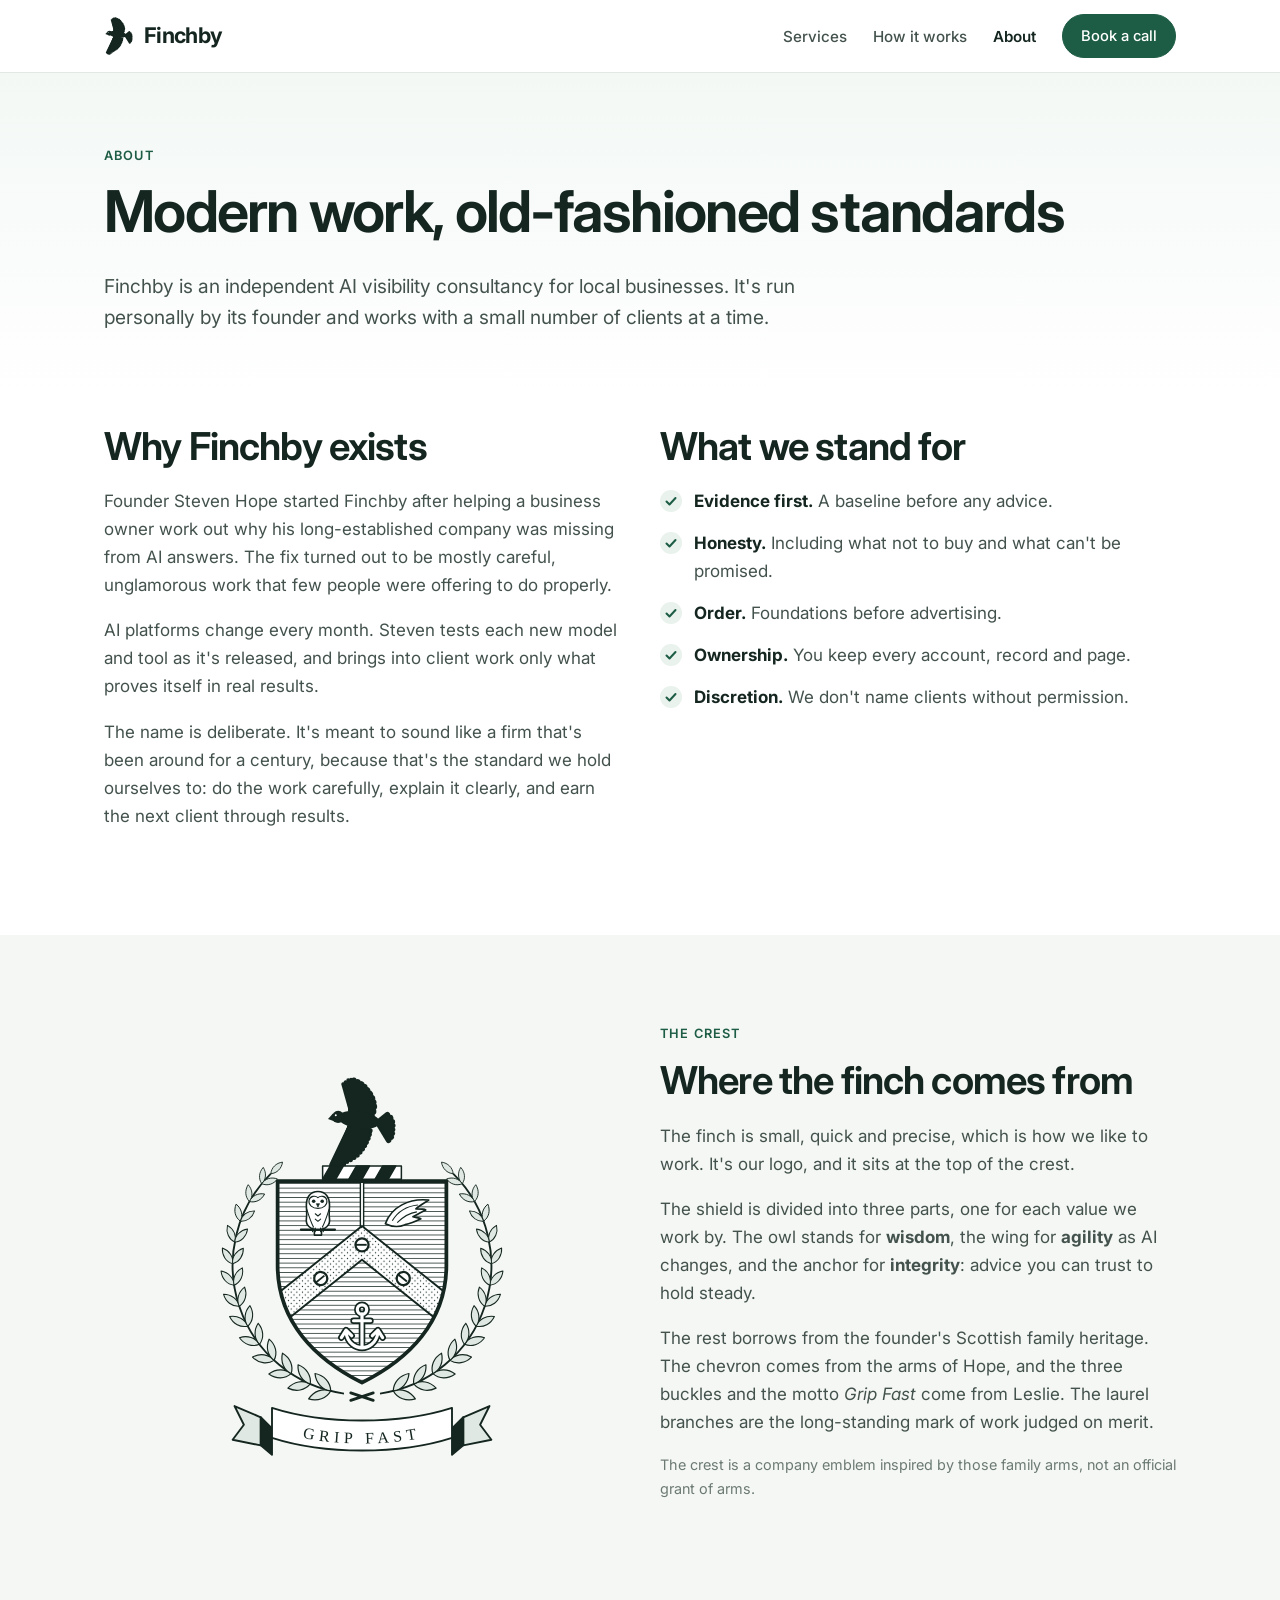
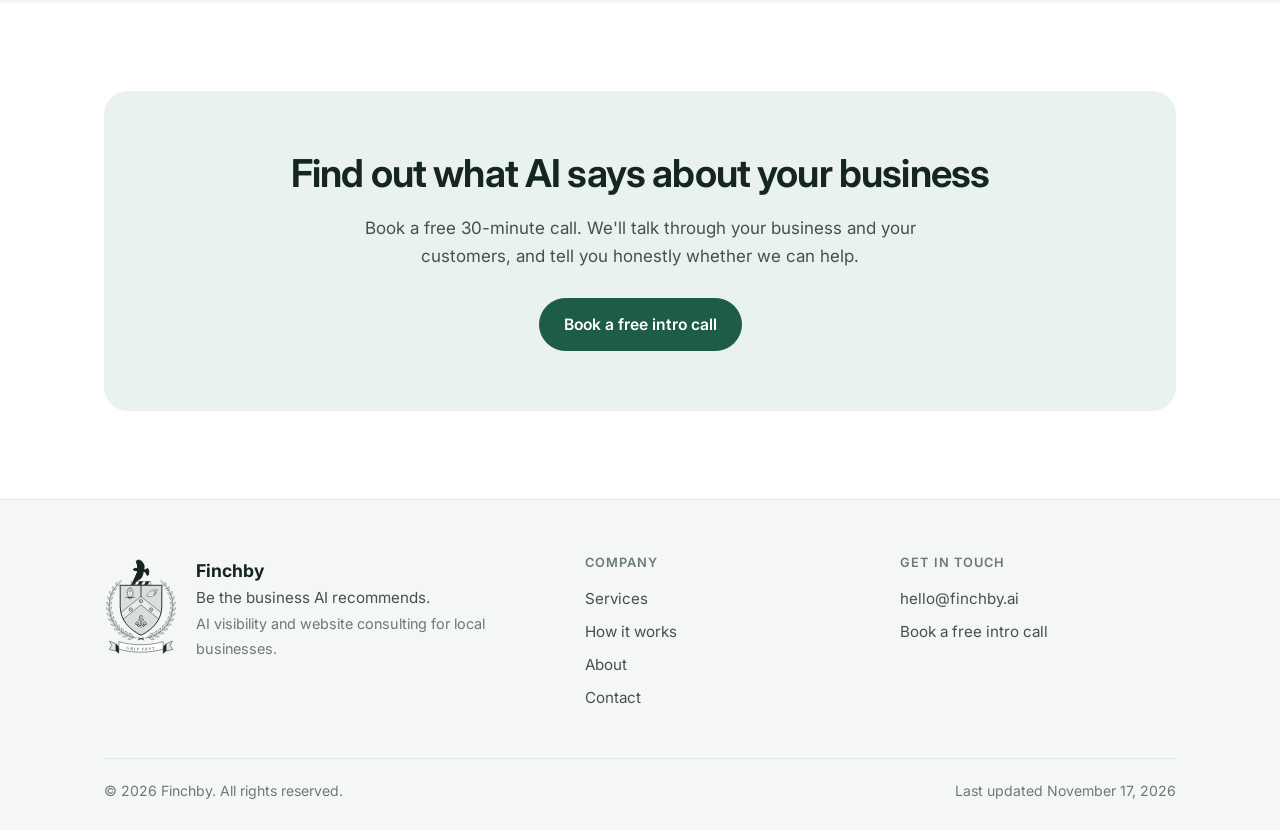
<file: finchby-site/about.html>
<!doctype html>
<html lang="en-US">
<head>
<meta charset="utf-8">
<meta name="viewport" content="width=device-width, initial-scale=1">
<title>About Finchby | AI Visibility Consultancy</title>
<meta name="description" content="Finchby is an independent AI visibility consultancy for local businesses, run by founder Steven Hope. Evidence first, no hype, no lock-in.">
<link rel="canonical" href="https://finchby.ai/about.html">
<meta property="og:type" content="website">
<meta property="og:site_name" content="Finchby">
<meta property="og:title" content="About Finchby | AI Visibility Consultancy">
<meta property="og:description" content="Finchby is an independent AI visibility consultancy for local businesses, run by founder Steven Hope. Evidence first, no hype, no lock-in.">
<meta property="og:url" content="https://finchby.ai/about.html">
<link rel="icon" href="assets/img/finch.svg" type="image/svg+xml">
<link rel="preconnect" href="https://fonts.googleapis.com">
<link rel="preconnect" href="https://fonts.gstatic.com" crossorigin>
<link href="https://fonts.googleapis.com/css2?family=Inter:wght@400;500;600;700&display=swap" rel="stylesheet">
<link rel="stylesheet" href="assets/css/style.css">

</head>
<body>
<header class="site-header">
  <div class="wrap">
    <a class="brand" href="index.html" aria-label="Finchby, home">
      <img src="assets/img/finch.svg" alt="" width="30" height="40">
      <span>Finchby</span>
    </a>
    <nav class="nav" aria-label="Primary">
      <a href="services.html">Services</a>
      <a href="approach.html">How it works</a>
      <a href="about.html" aria-current="page">About</a>
      <a class="btn" href="contact.html">Book a call</a>
    </nav>
  </div>
</header>
<main>

<section class="page-head">
  <div class="wrap">
    <p class="eyebrow">About</p>
    <h1>Modern work, old-fashioned standards</h1>
    <p class="lede">Finchby is an independent AI visibility consultancy for local businesses. It's run personally by its founder and works with a small number of clients at a time.</p>
  </div>
</section>
<section style="padding-top:24px">
  <div class="wrap">
    <div class="grid-2">
      <div>
        <h2>Why Finchby exists</h2>
        <p>Founder Steven Hope started Finchby after helping a business owner work out why his long-established company was missing from AI answers. The fix turned out to be mostly careful, unglamorous work that few people were offering to do properly.</p>
        <p>AI platforms change every month. Steven tests each new model and tool as it's released, and brings into client work only what proves itself in real results.</p>
        <p>The name is deliberate. It's meant to sound like a firm that's been around for a century, because that's the standard we hold ourselves to: do the work carefully, explain it clearly, and earn the next client through results.</p>
      </div>
      <div>
        <h2>What we stand for</h2>
        <ul class="checks">
          <li><strong>Evidence first.</strong> A baseline before any advice.</li>
          <li><strong>Honesty.</strong> Including what not to buy and what can't be promised.</li>
          <li><strong>Order.</strong> Foundations before advertising.</li>
          <li><strong>Ownership.</strong> You keep every account, record and page.</li>
          <li><strong>Discretion.</strong> We don't name clients without permission.</li>
        </ul>
      </div>
    </div>
  </div>
</section>
<section class="soft">
  <div class="wrap">
    <div class="grid-2" style="align-items:center">
      <div class="center"><img src="assets/img/crest.svg" alt="The Finchby crest: a shield in three parts showing an owl, a wing and an anchor, framed by laurel branches, with a finch in flight above and the motto Grip Fast" width="300" height="403" style="width:300px"></div>
      <div>
        <p class="eyebrow">The crest</p>
        <h2>Where the finch comes from</h2>
        <p>The finch is small, quick and precise, which is how we like to work. It's our logo, and it sits at the top of the crest.</p>
        <p>The shield is divided into three parts, one for each value we work by. The owl stands for <strong>wisdom</strong>, the wing for <strong>agility</strong> as AI changes, and the anchor for <strong>integrity</strong>: advice you can trust to hold steady.</p>
        <p>The rest borrows from the founder's Scottish family heritage. The chevron comes from the arms of Hope, and the three buckles and the motto <em>Grip Fast</em> come from Leslie. The laurel branches are the long-standing mark of work judged on merit.</p>
        <p class="small">The crest is a company emblem inspired by those family arms, not an official grant of arms.</p>
      </div>
    </div>
  </div>
</section>

<section>
  <div class="wrap">
    <div class="cta">
      <h2>Find out what AI says about your business</h2>
      <p>Book a free 30-minute call. We'll talk through your business and your customers, and tell you honestly whether we can help.</p>
      <div class="actions" style="justify-content:center"><a class="btn" href="contact.html">Book a free intro call</a></div>
    </div>
  </div>
</section>
</main>
<footer class="site-footer">
  <div class="wrap">
    <div class="cols">
      <div class="foot-brand">
        <img src="assets/img/crest.svg" alt="The Finchby crest" width="74" height="99">
        <p><strong>Finchby</strong><br>Be the business AI recommends.<br><span class="small">AI visibility and website consulting for local businesses.</span></p>
      </div>
      <div>
        <h2>Company</h2>
        <ul>
          <li><a href="services.html">Services</a></li>
          <li><a href="approach.html">How it works</a></li>
          <li><a href="about.html">About</a></li>
          <li><a href="contact.html">Contact</a></li>
        </ul>
      </div>
      <div>
        <h2>Get in touch</h2>
        <ul>
          <li><a href="mailto:hello@finchby.ai">hello@finchby.ai</a></li>
          <li><a href="contact.html">Book a free intro call</a></li>
        </ul>
      </div>
    </div>
    <div class="colophon"><span>&copy; 2026 Finchby. All rights reserved.</span><span>Last updated November 17, 2026</span></div>
  </div>
</footer>
</body>
</html>
</file>
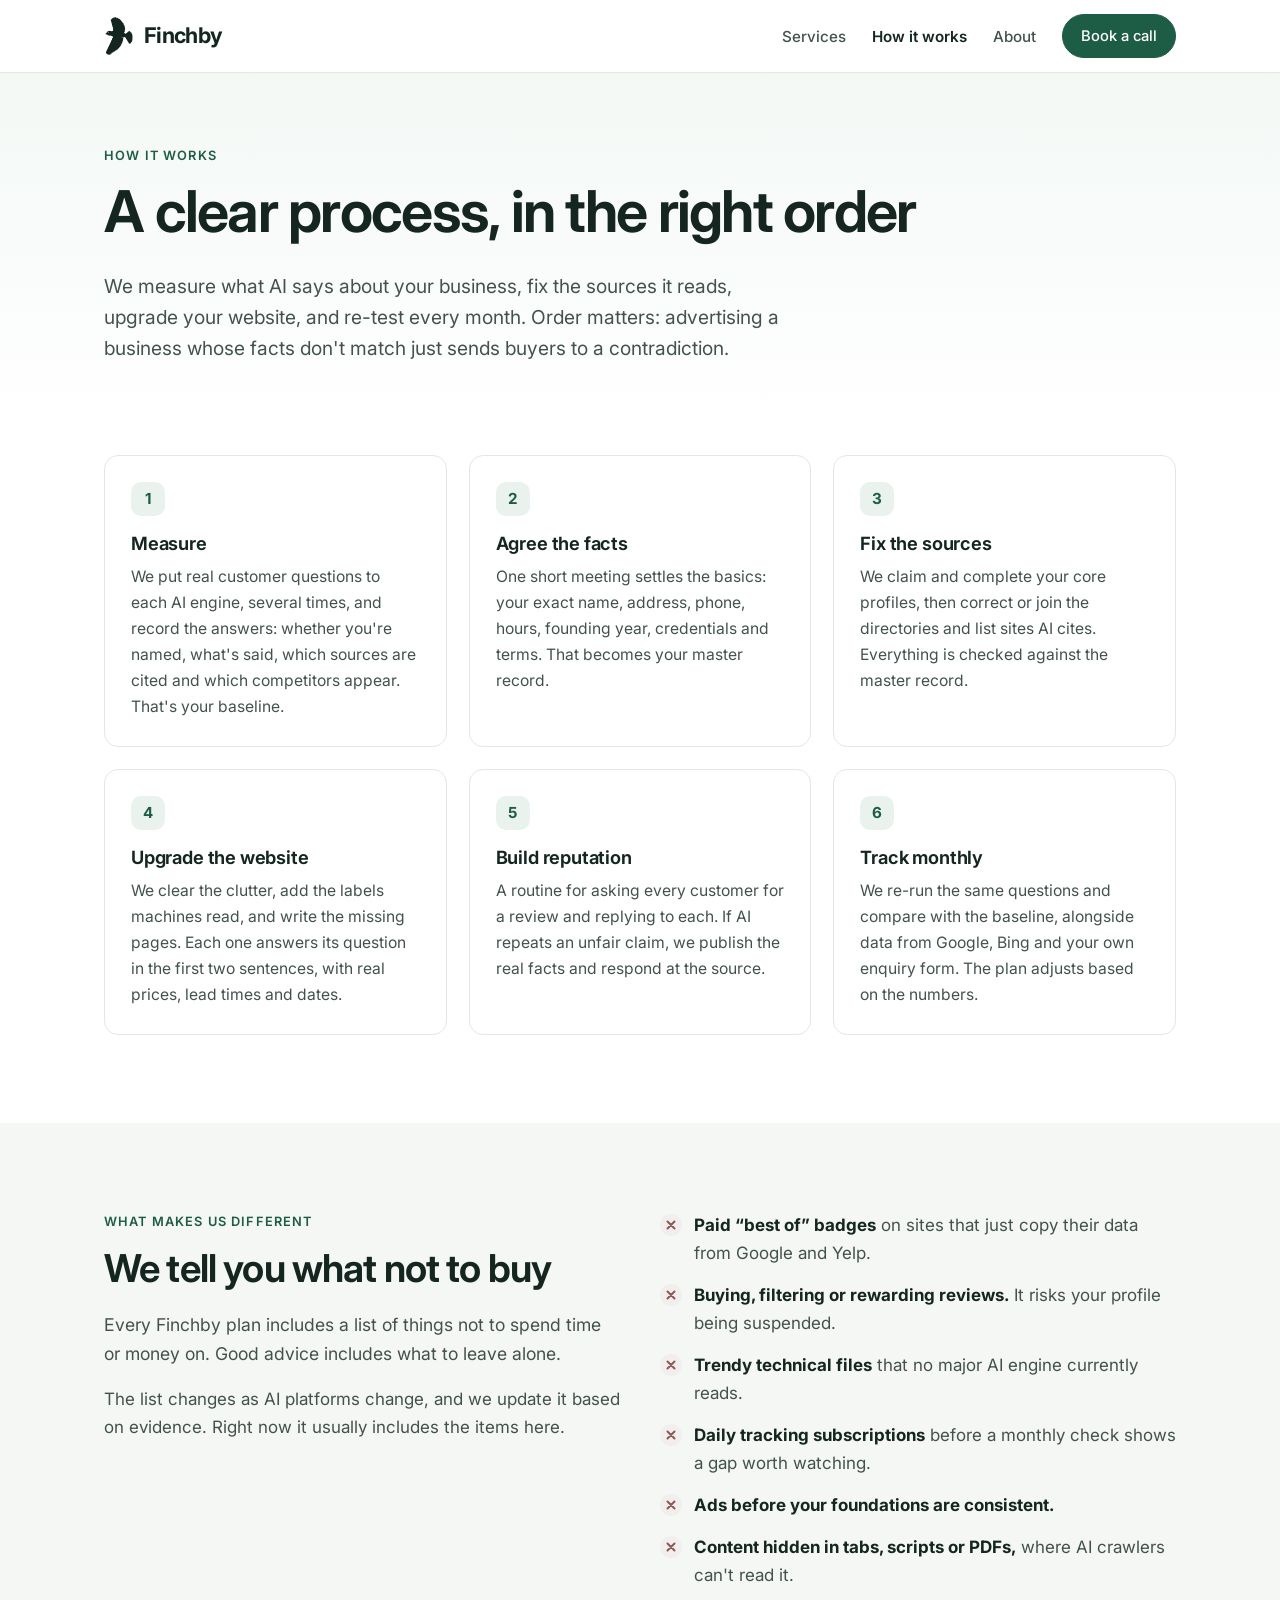
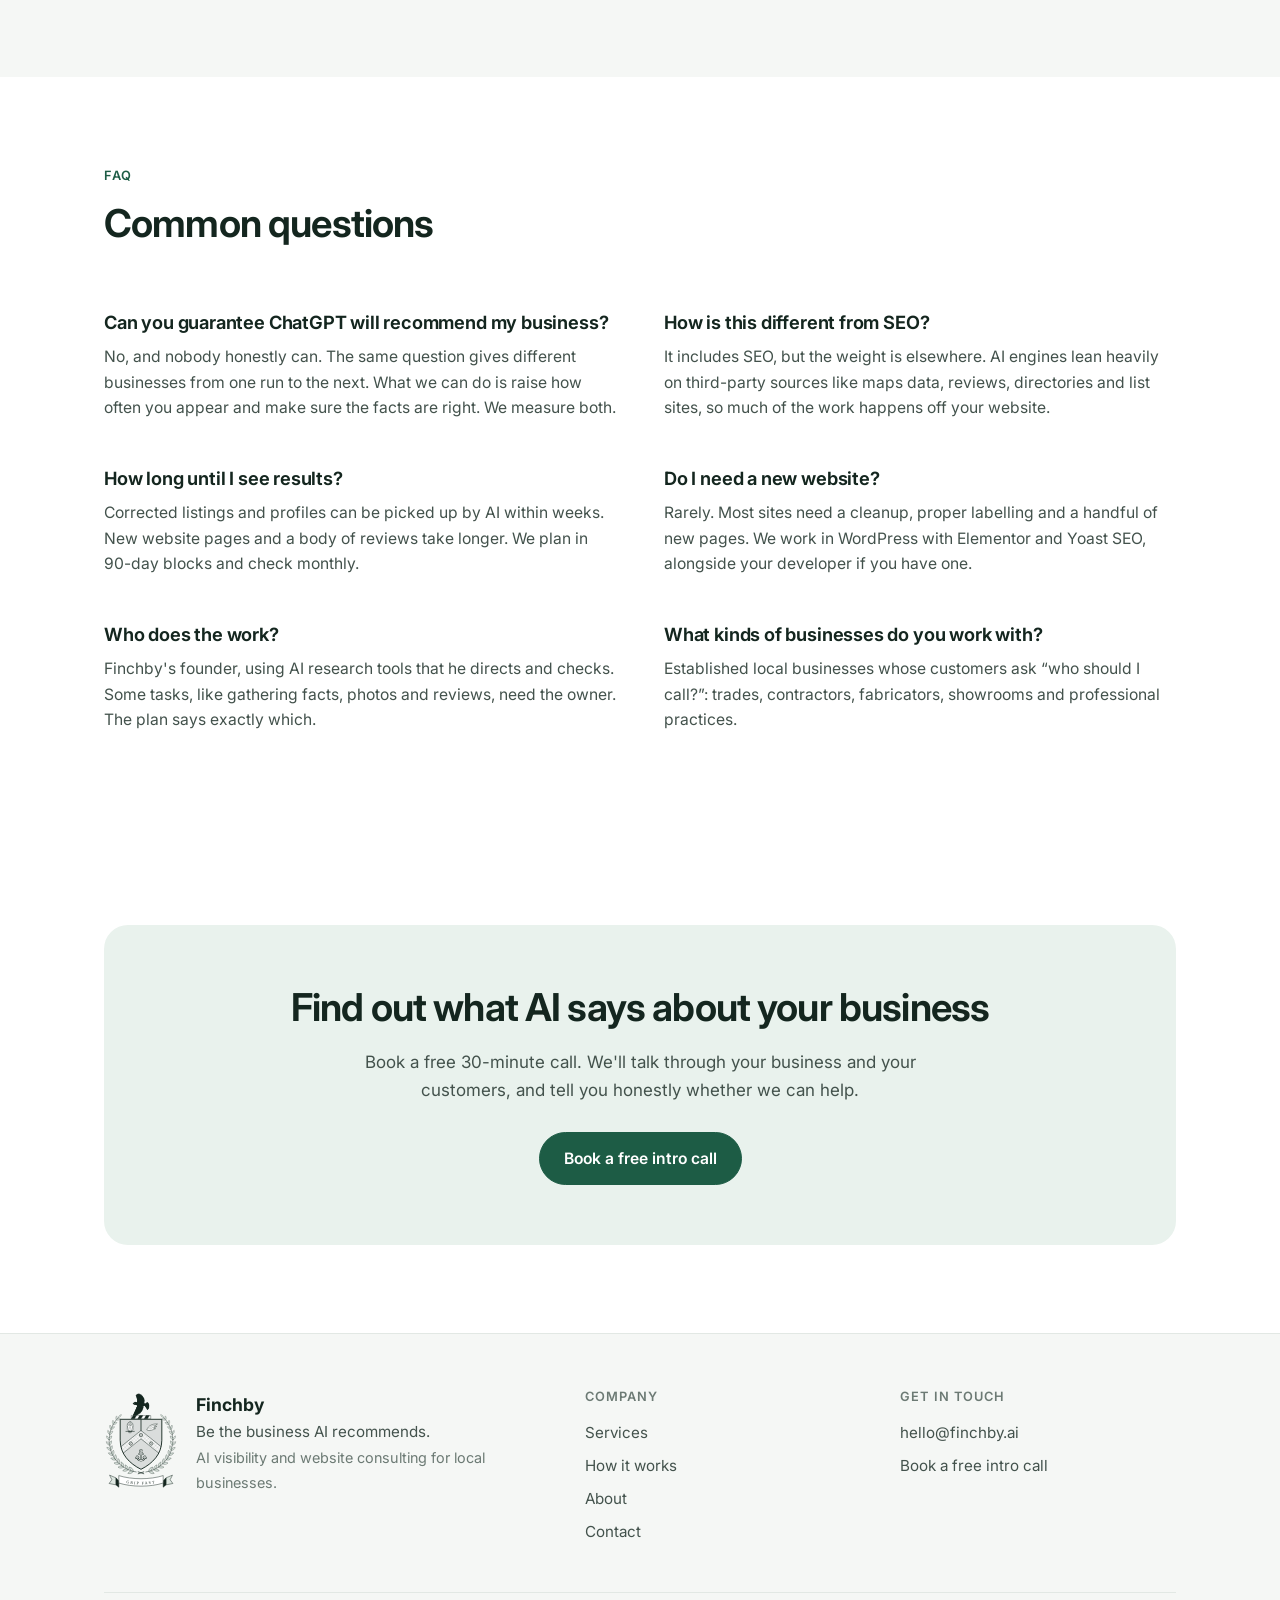
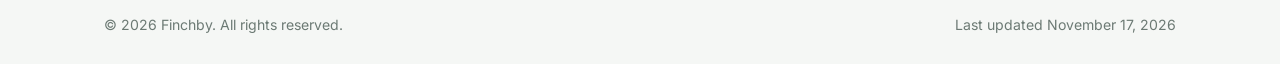
<file: finchby-site/approach.html>
<!doctype html>
<html lang="en-US">
<head>
<meta charset="utf-8">
<meta name="viewport" content="width=device-width, initial-scale=1">
<title>How AI Visibility Works | Finchby</title>
<meta name="description" content="How Finchby gets local businesses into AI answers: measure, fix the facts, upgrade the website, track monthly. Plus what we tell clients not to buy.">
<link rel="canonical" href="https://finchby.ai/approach.html">
<meta property="og:type" content="website">
<meta property="og:site_name" content="Finchby">
<meta property="og:title" content="How AI Visibility Works | Finchby">
<meta property="og:description" content="How Finchby gets local businesses into AI answers: measure, fix the facts, upgrade the website, track monthly. Plus what we tell clients not to buy.">
<meta property="og:url" content="https://finchby.ai/approach.html">
<link rel="icon" href="assets/img/finch.svg" type="image/svg+xml">
<link rel="preconnect" href="https://fonts.googleapis.com">
<link rel="preconnect" href="https://fonts.gstatic.com" crossorigin>
<link href="https://fonts.googleapis.com/css2?family=Inter:wght@400;500;600;700&display=swap" rel="stylesheet">
<link rel="stylesheet" href="assets/css/style.css">

</head>
<body>
<header class="site-header">
  <div class="wrap">
    <a class="brand" href="index.html" aria-label="Finchby, home">
      <img src="assets/img/finch.svg" alt="" width="30" height="40">
      <span>Finchby</span>
    </a>
    <nav class="nav" aria-label="Primary">
      <a href="services.html">Services</a>
      <a href="approach.html" aria-current="page">How it works</a>
      <a href="about.html">About</a>
      <a class="btn" href="contact.html">Book a call</a>
    </nav>
  </div>
</header>
<main>

<section class="page-head">
  <div class="wrap">
    <p class="eyebrow">How it works</p>
    <h1>A clear process, in the right order</h1>
    <p class="lede">We measure what AI says about your business, fix the sources it reads, upgrade your website, and re-test every month. Order matters: advertising a business whose facts don't match just sends buyers to a contradiction.</p>
  </div>
</section>
<section style="padding-top:24px">
  <div class="wrap">
    <div class="grid-3">
      <div class="card"><span class="num">1</span><h3>Measure</h3><p>We put real customer questions to each AI engine, several times, and record the answers: whether you're named, what's said, which sources are cited and which competitors appear. That's your baseline.</p></div>
      <div class="card"><span class="num">2</span><h3>Agree the facts</h3><p>One short meeting settles the basics: your exact name, address, phone, hours, founding year, credentials and terms. That becomes your master record.</p></div>
      <div class="card"><span class="num">3</span><h3>Fix the sources</h3><p>We claim and complete your core profiles, then correct or join the directories and list sites AI cites. Everything is checked against the master record.</p></div>
      <div class="card"><span class="num">4</span><h3>Upgrade the website</h3><p>We clear the clutter, add the labels machines read, and write the missing pages. Each one answers its question in the first two sentences, with real prices, lead times and dates.</p></div>
      <div class="card"><span class="num">5</span><h3>Build reputation</h3><p>A routine for asking every customer for a review and replying to each. If AI repeats an unfair claim, we publish the real facts and respond at the source.</p></div>
      <div class="card"><span class="num">6</span><h3>Track monthly</h3><p>We re-run the same questions and compare with the baseline, alongside data from Google, Bing and your own enquiry form. The plan adjusts based on the numbers.</p></div>
    </div>
  </div>
</section>
<section class="soft">
  <div class="wrap">
    <div class="grid-2">
      <div>
        <p class="eyebrow">What makes us different</p>
        <h2>We tell you what not to buy</h2>
        <p class="sub">Every Finchby plan includes a list of things not to spend time or money on. Good advice includes what to leave alone.</p>
        <p>The list changes as AI platforms change, and we update it based on evidence. Right now it usually includes the items here.</p>
      </div>
      <ul class="checks no">
        <li><strong>Paid &ldquo;best of&rdquo; badges</strong> on sites that just copy their data from Google and Yelp.</li>
        <li><strong>Buying, filtering or rewarding reviews.</strong> It risks your profile being suspended.</li>
        <li><strong>Trendy technical files</strong> that no major AI engine currently reads.</li>
        <li><strong>Daily tracking subscriptions</strong> before a monthly check shows a gap worth watching.</li>
        <li><strong>Ads before your foundations are consistent.</strong></li>
        <li><strong>Content hidden in tabs, scripts or PDFs,</strong> where AI crawlers can't read it.</li>
      </ul>
    </div>
  </div>
</section>
<section>
  <div class="wrap">
    <div class="sec-head">
      <p class="eyebrow">FAQ</p>
      <h2>Common questions</h2>
    </div>
    <div class="faq">
      <div><h3>Can you guarantee ChatGPT will recommend my business?</h3>
      <p>No, and nobody honestly can. The same question gives different businesses from one run to the next. What we can do is raise how often you appear and make sure the facts are right. We measure both.</p></div>
      <div><h3>How is this different from SEO?</h3>
      <p>It includes SEO, but the weight is elsewhere. AI engines lean heavily on third-party sources like maps data, reviews, directories and list sites, so much of the work happens off your website.</p></div>
      <div><h3>How long until I see results?</h3>
      <p>Corrected listings and profiles can be picked up by AI within weeks. New website pages and a body of reviews take longer. We plan in 90-day blocks and check monthly.</p></div>
      <div><h3>Do I need a new website?</h3>
      <p>Rarely. Most sites need a cleanup, proper labelling and a handful of new pages. We work in WordPress with Elementor and Yoast SEO, alongside your developer if you have one.</p></div>
      <div><h3>Who does the work?</h3>
      <p>Finchby's founder, using AI research tools that he directs and checks. Some tasks, like gathering facts, photos and reviews, need the owner. The plan says exactly which.</p></div>
      <div><h3>What kinds of businesses do you work with?</h3>
      <p>Established local businesses whose customers ask &ldquo;who should I call?&rdquo;: trades, contractors, fabricators, showrooms and professional practices.</p></div>
    </div>
  </div>
</section>

<section>
  <div class="wrap">
    <div class="cta">
      <h2>Find out what AI says about your business</h2>
      <p>Book a free 30-minute call. We'll talk through your business and your customers, and tell you honestly whether we can help.</p>
      <div class="actions" style="justify-content:center"><a class="btn" href="contact.html">Book a free intro call</a></div>
    </div>
  </div>
</section>
</main>
<footer class="site-footer">
  <div class="wrap">
    <div class="cols">
      <div class="foot-brand">
        <img src="assets/img/crest.svg" alt="The Finchby crest" width="74" height="99">
        <p><strong>Finchby</strong><br>Be the business AI recommends.<br><span class="small">AI visibility and website consulting for local businesses.</span></p>
      </div>
      <div>
        <h2>Company</h2>
        <ul>
          <li><a href="services.html">Services</a></li>
          <li><a href="approach.html">How it works</a></li>
          <li><a href="about.html">About</a></li>
          <li><a href="contact.html">Contact</a></li>
        </ul>
      </div>
      <div>
        <h2>Get in touch</h2>
        <ul>
          <li><a href="mailto:hello@finchby.ai">hello@finchby.ai</a></li>
          <li><a href="contact.html">Book a free intro call</a></li>
        </ul>
      </div>
    </div>
    <div class="colophon"><span>&copy; 2026 Finchby. All rights reserved.</span><span>Last updated November 17, 2026</span></div>
  </div>
</footer>
</body>
</html>
</file>
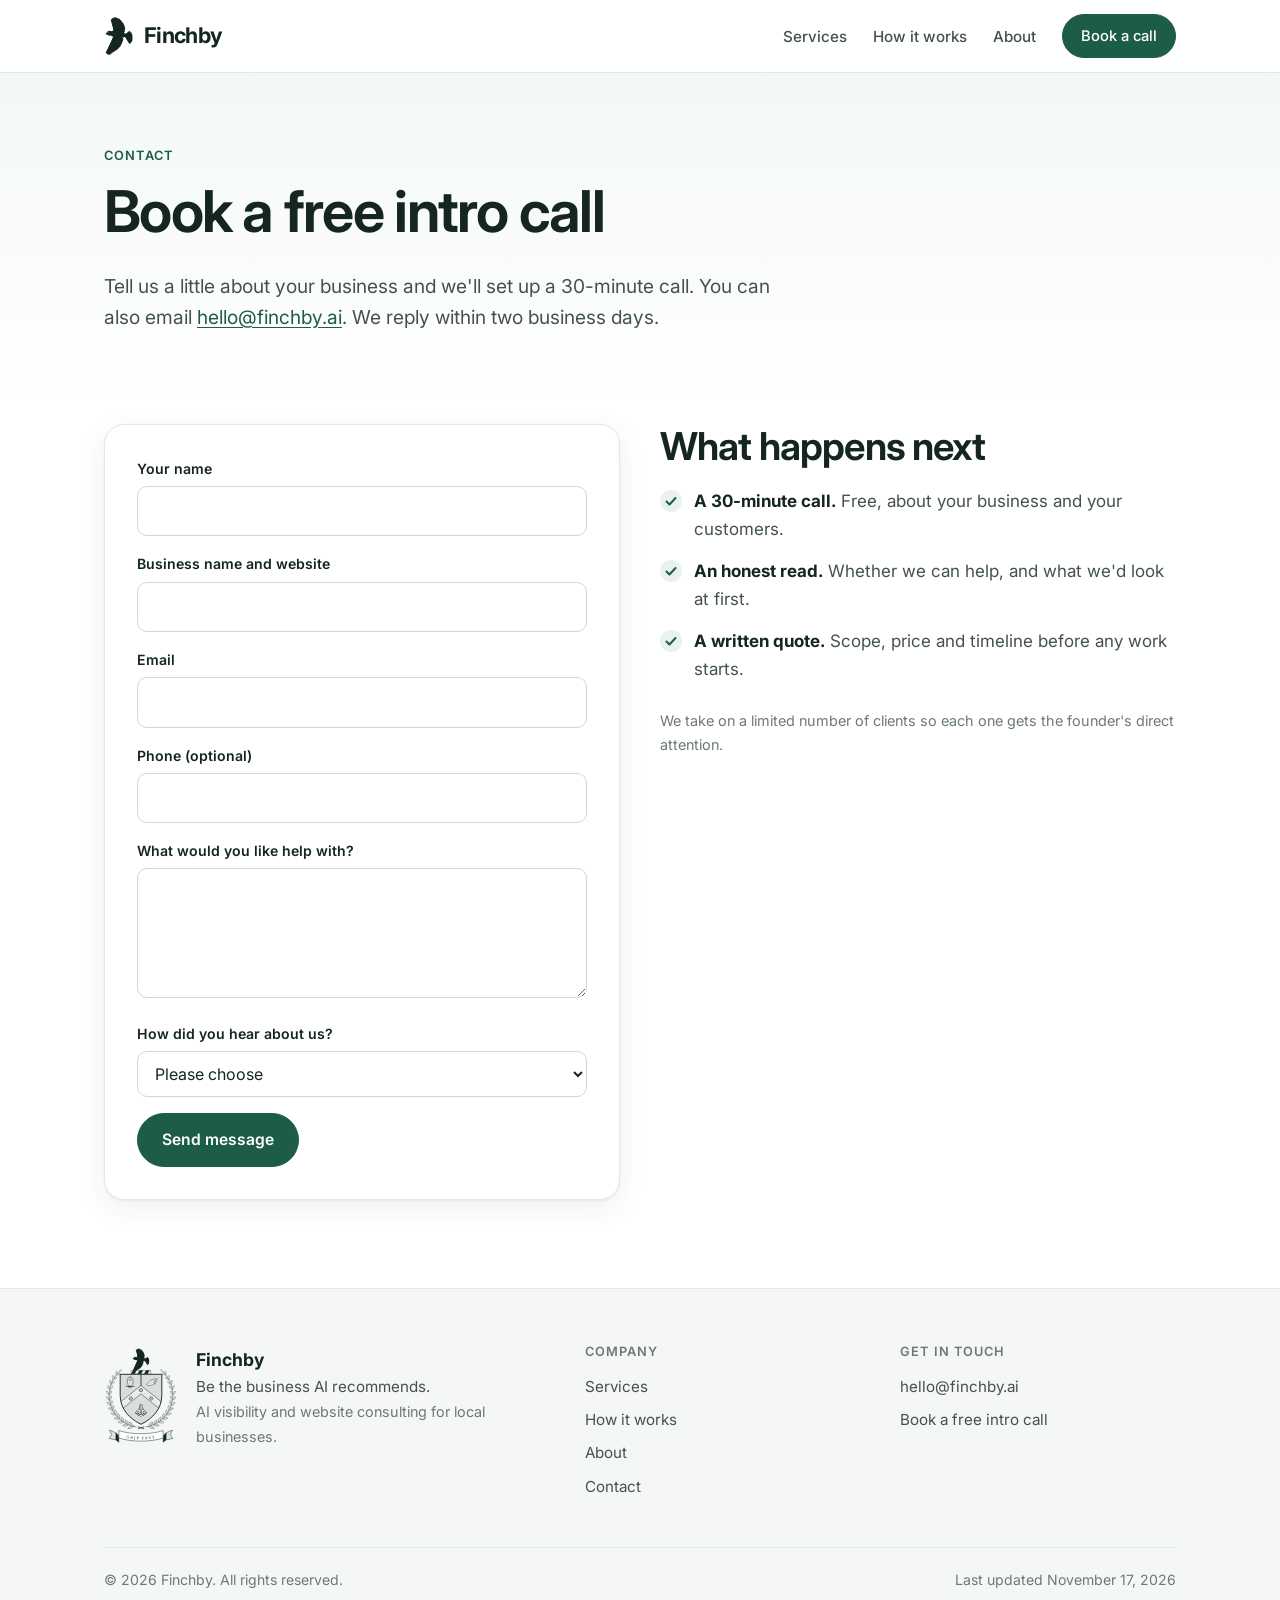
<file: finchby-site/contact.html>
<!doctype html>
<html lang="en-US">
<head>
<meta charset="utf-8">
<meta name="viewport" content="width=device-width, initial-scale=1">
<title>Book a Free Intro Call | Finchby</title>
<meta name="description" content="Book a free 30-minute call with Finchby to talk about how your business shows up in ChatGPT, Google AI and other AI answers.">
<link rel="canonical" href="https://finchby.ai/contact.html">
<meta property="og:type" content="website">
<meta property="og:site_name" content="Finchby">
<meta property="og:title" content="Book a Free Intro Call | Finchby">
<meta property="og:description" content="Book a free 30-minute call with Finchby to talk about how your business shows up in ChatGPT, Google AI and other AI answers.">
<meta property="og:url" content="https://finchby.ai/contact.html">
<link rel="icon" href="assets/img/finch.svg" type="image/svg+xml">
<link rel="preconnect" href="https://fonts.googleapis.com">
<link rel="preconnect" href="https://fonts.gstatic.com" crossorigin>
<link href="https://fonts.googleapis.com/css2?family=Inter:wght@400;500;600;700&display=swap" rel="stylesheet">
<link rel="stylesheet" href="assets/css/style.css">

</head>
<body>
<header class="site-header">
  <div class="wrap">
    <a class="brand" href="index.html" aria-label="Finchby, home">
      <img src="assets/img/finch.svg" alt="" width="30" height="40">
      <span>Finchby</span>
    </a>
    <nav class="nav" aria-label="Primary">
      <a href="services.html">Services</a>
      <a href="approach.html">How it works</a>
      <a href="about.html">About</a>
      <a class="btn" href="contact.html">Book a call</a>
    </nav>
  </div>
</header>
<main>

<section class="page-head">
  <div class="wrap">
    <p class="eyebrow">Contact</p>
    <h1>Book a free intro call</h1>
    <p class="lede">Tell us a little about your business and we'll set up a 30-minute call. You can also email <a href="mailto:hello@finchby.ai">hello@finchby.ai</a>. We reply within two business days.</p>
  </div>
</section>
<section style="padding-top:24px">
  <div class="wrap">
    <div class="grid-2">
      <form class="form-card" action="mailto:hello@finchby.ai" method="post" enctype="text/plain">
        <div><label for="name">Your name</label><input id="name" name="Name" autocomplete="name" required></div>
        <div><label for="biz">Business name and website</label><input id="biz" name="Business" autocomplete="organization"></div>
        <div><label for="email">Email</label><input id="email" name="Email" type="email" autocomplete="email" required></div>
        <div><label for="tel">Phone (optional)</label><input id="tel" name="Phone" type="tel" autocomplete="tel"></div>
        <div><label for="msg">What would you like help with?</label><textarea id="msg" name="Message" rows="4"></textarea></div>
        <div><label for="src">How did you hear about us?</label>
          <select id="src" name="Source">
            <option value="">Please choose</option>
            <option>Referral</option>
            <option>ChatGPT</option>
            <option>Google search or Google AI</option>
            <option>Perplexity, Copilot, Claude or Gemini</option>
            <option>Siri or another voice assistant</option>
            <option>Other</option>
          </select></div>
        <button class="btn" type="submit">Send message</button>
      </form>
      <div>
        <h2>What happens next</h2>
        <ul class="checks">
          <li><strong>A 30-minute call.</strong> Free, about your business and your customers.</li>
          <li><strong>An honest read.</strong> Whether we can help, and what we'd look at first.</li>
          <li><strong>A written quote.</strong> Scope, price and timeline before any work starts.</li>
        </ul>
        <p class="small" style="margin-top:1.6rem">We take on a limited number of clients so each one gets the founder's direct attention.</p>
      </div>
    </div>
  </div>
</section>
</main>
<footer class="site-footer">
  <div class="wrap">
    <div class="cols">
      <div class="foot-brand">
        <img src="assets/img/crest.svg" alt="The Finchby crest" width="74" height="99">
        <p><strong>Finchby</strong><br>Be the business AI recommends.<br><span class="small">AI visibility and website consulting for local businesses.</span></p>
      </div>
      <div>
        <h2>Company</h2>
        <ul>
          <li><a href="services.html">Services</a></li>
          <li><a href="approach.html">How it works</a></li>
          <li><a href="about.html">About</a></li>
          <li><a href="contact.html">Contact</a></li>
        </ul>
      </div>
      <div>
        <h2>Get in touch</h2>
        <ul>
          <li><a href="mailto:hello@finchby.ai">hello@finchby.ai</a></li>
          <li><a href="contact.html">Book a free intro call</a></li>
        </ul>
      </div>
    </div>
    <div class="colophon"><span>&copy; 2026 Finchby. All rights reserved.</span><span>Last updated November 17, 2026</span></div>
  </div>
</footer>
</body>
</html>
</file>
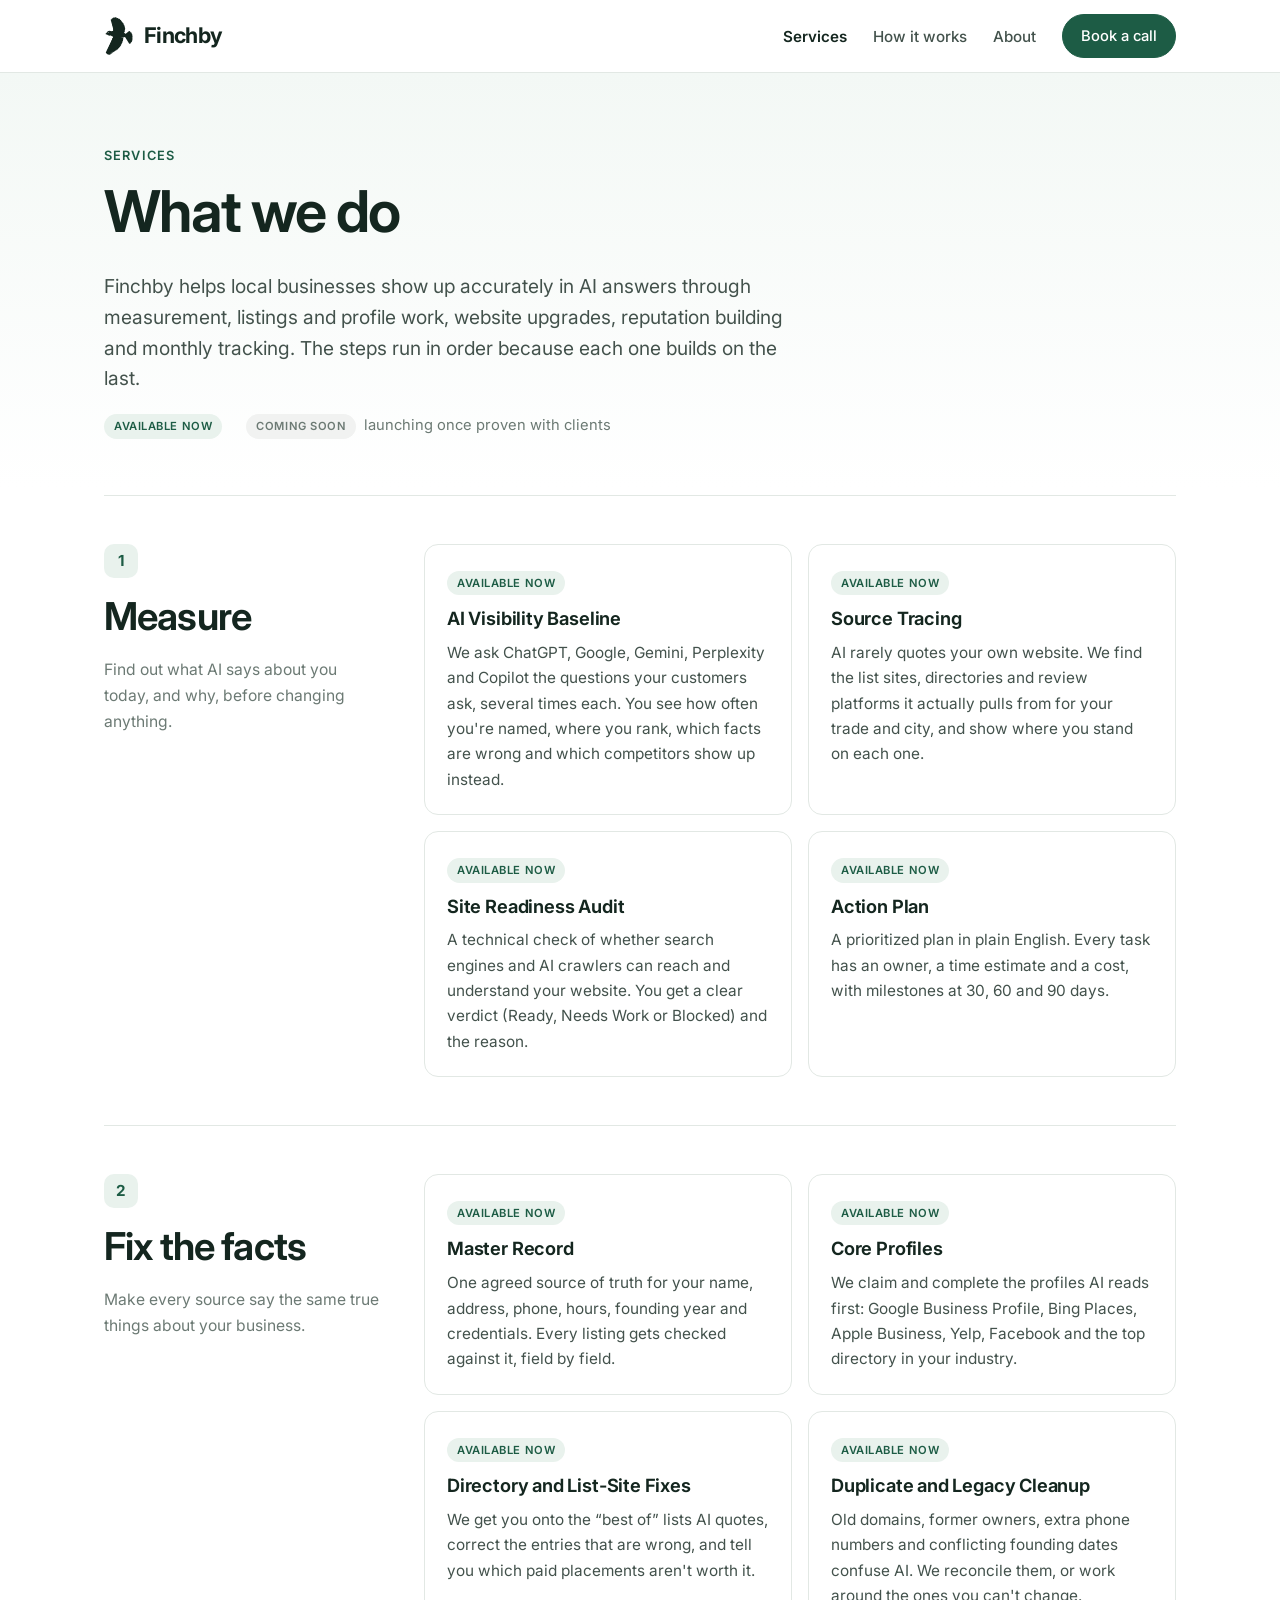
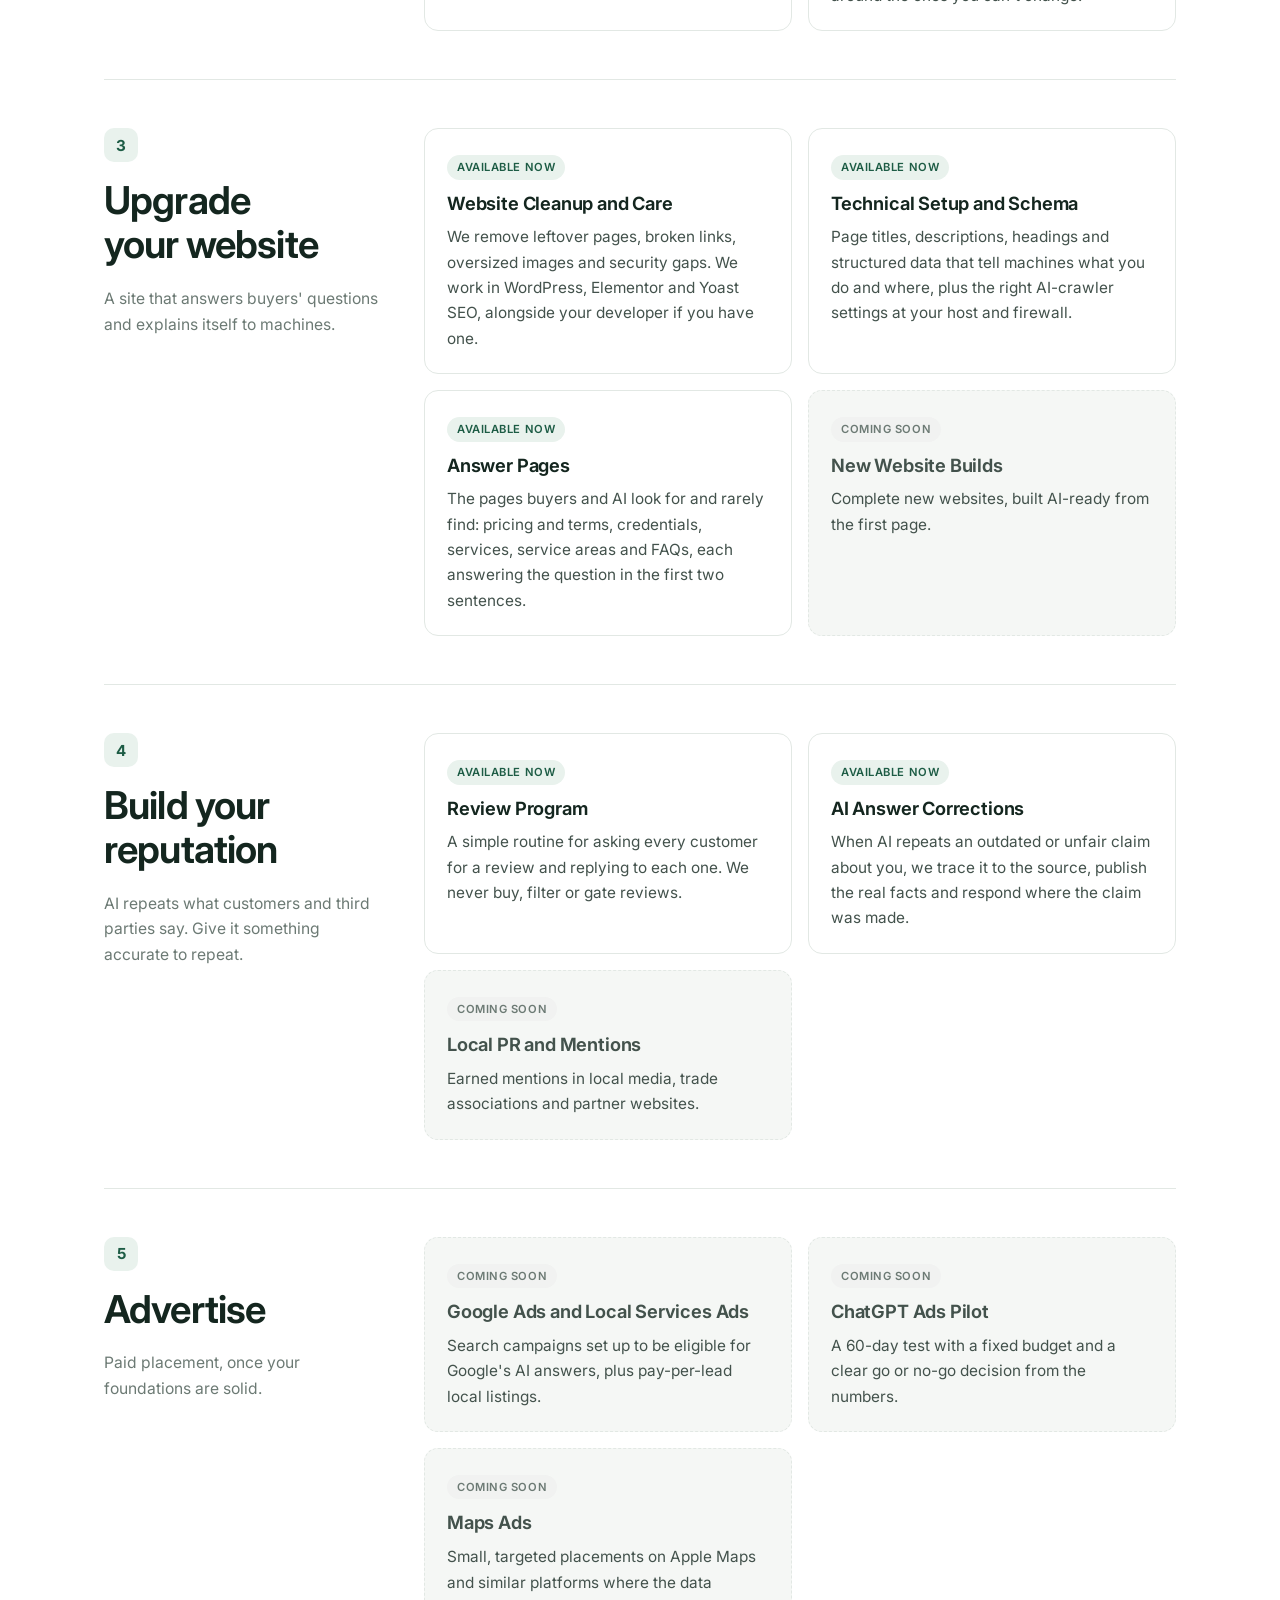
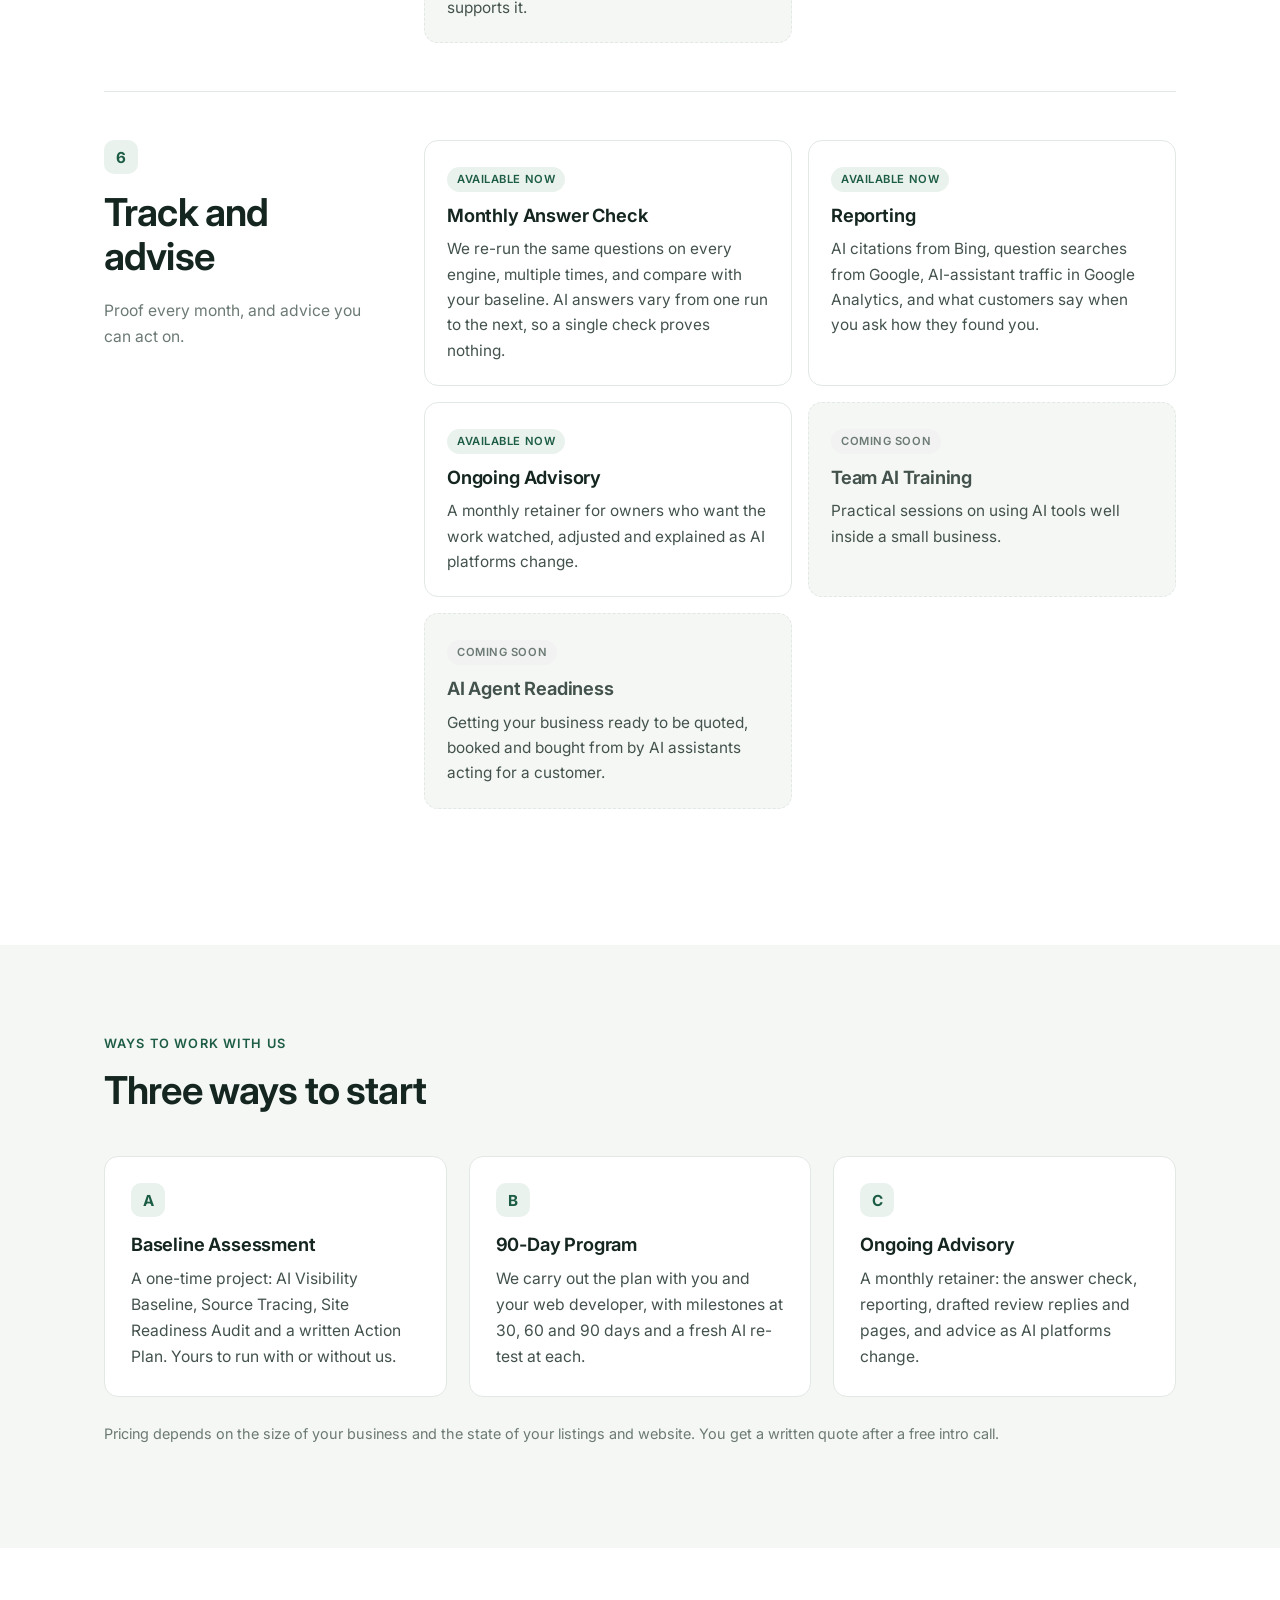
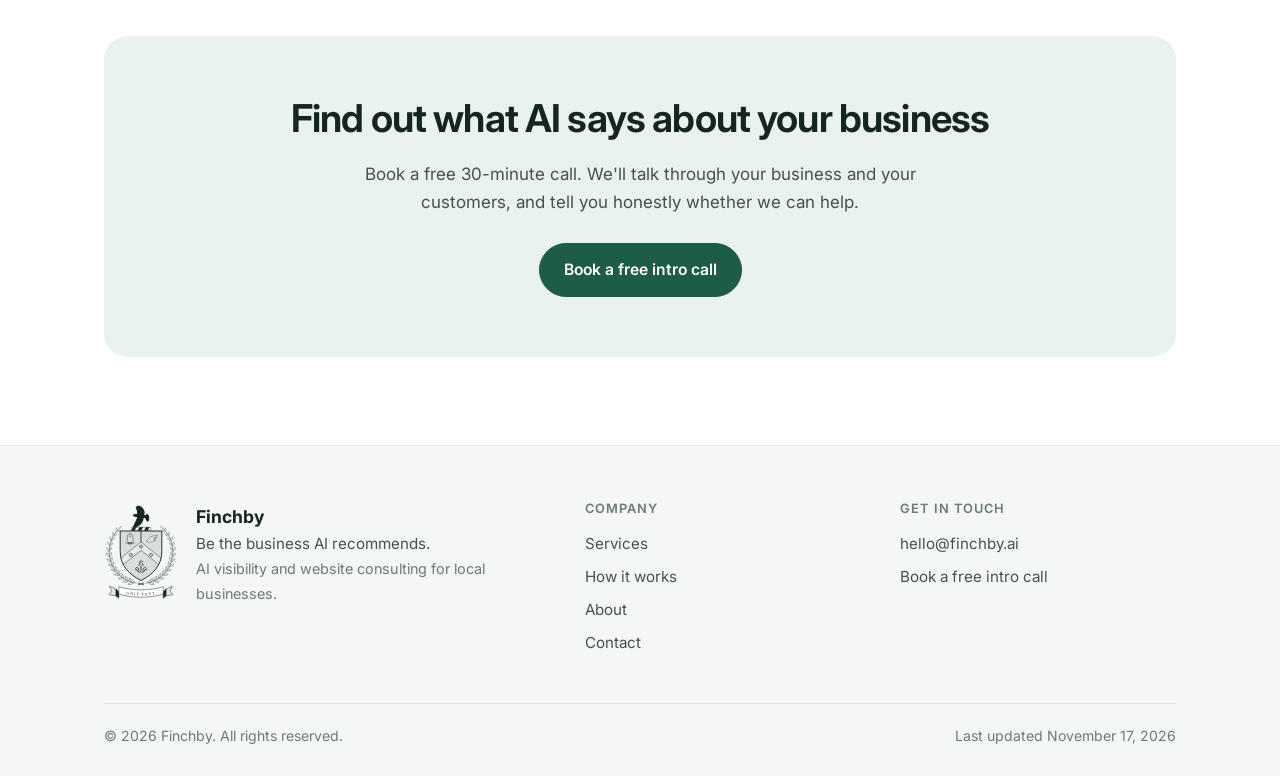
<file: finchby-site/services.html>
<!doctype html>
<html lang="en-US">
<head>
<meta charset="utf-8">
<meta name="viewport" content="width=device-width, initial-scale=1">
<title>AI Visibility Services for Local Businesses | Finchby</title>
<meta name="description" content="Finchby services: AI visibility baseline, source tracing, listings and profiles, website upgrades, reviews, and monthly tracking. See what's available now.">
<link rel="canonical" href="https://finchby.ai/services.html">
<meta property="og:type" content="website">
<meta property="og:site_name" content="Finchby">
<meta property="og:title" content="AI Visibility Services for Local Businesses | Finchby">
<meta property="og:description" content="Finchby services: AI visibility baseline, source tracing, listings and profiles, website upgrades, reviews, and monthly tracking. See what's available now.">
<meta property="og:url" content="https://finchby.ai/services.html">
<link rel="icon" href="assets/img/finch.svg" type="image/svg+xml">
<link rel="preconnect" href="https://fonts.googleapis.com">
<link rel="preconnect" href="https://fonts.gstatic.com" crossorigin>
<link href="https://fonts.googleapis.com/css2?family=Inter:wght@400;500;600;700&display=swap" rel="stylesheet">
<link rel="stylesheet" href="assets/css/style.css">

</head>
<body>
<header class="site-header">
  <div class="wrap">
    <a class="brand" href="index.html" aria-label="Finchby, home">
      <img src="assets/img/finch.svg" alt="" width="30" height="40">
      <span>Finchby</span>
    </a>
    <nav class="nav" aria-label="Primary">
      <a href="services.html" aria-current="page">Services</a>
      <a href="approach.html">How it works</a>
      <a href="about.html">About</a>
      <a class="btn" href="contact.html">Book a call</a>
    </nav>
  </div>
</header>
<main>

<section class="page-head">
  <div class="wrap">
    <p class="eyebrow">Services</p>
    <h1>What we do</h1>
    <p class="lede">Finchby helps local businesses show up accurately in AI answers through measurement, listings and profile work, website upgrades, reputation building and monthly tracking. The steps run in order because each one builds on the last.</p>
    <p class="legend"><span><span class="status" style="margin:0">Available now</span></span><span><span class="status soon" style="margin:0">Coming soon</span> &nbsp;launching once proven with clients</span></p>
  </div>
</section>
<section style="padding-top:8px">
  <div class="wrap">
    <div class="svc-group">
  <header><span class="num">1</span><h2>Measure</h2><p>Find out what AI says about you today, and why, before changing anything.</p></header>
  <div class="svc-list">
    <div class="svc"><span class="status">Available now</span><h3>AI Visibility Baseline</h3><p>We ask ChatGPT, Google, Gemini, Perplexity and Copilot the questions your customers ask, several times each. You see how often you're named, where you rank, which facts are wrong and which competitors show up instead.</p></div>
<div class="svc"><span class="status">Available now</span><h3>Source Tracing</h3><p>AI rarely quotes your own website. We find the list sites, directories and review platforms it actually pulls from for your trade and city, and show where you stand on each one.</p></div>
<div class="svc"><span class="status">Available now</span><h3>Site Readiness Audit</h3><p>A technical check of whether search engines and AI crawlers can reach and understand your website. You get a clear verdict (Ready, Needs Work or Blocked) and the reason.</p></div>
<div class="svc"><span class="status">Available now</span><h3>Action Plan</h3><p>A prioritized plan in plain English. Every task has an owner, a time estimate and a cost, with milestones at 30, 60 and 90 days.</p></div>
  </div>
</div>
<div class="svc-group">
  <header><span class="num">2</span><h2>Fix the facts</h2><p>Make every source say the same true things about your business.</p></header>
  <div class="svc-list">
    <div class="svc"><span class="status">Available now</span><h3>Master Record</h3><p>One agreed source of truth for your name, address, phone, hours, founding year and credentials. Every listing gets checked against it, field by field.</p></div>
<div class="svc"><span class="status">Available now</span><h3>Core Profiles</h3><p>We claim and complete the profiles AI reads first: Google Business Profile, Bing Places, Apple Business, Yelp, Facebook and the top directory in your industry.</p></div>
<div class="svc"><span class="status">Available now</span><h3>Directory and List-Site Fixes</h3><p>We get you onto the &ldquo;best of&rdquo; lists AI quotes, correct the entries that are wrong, and tell you which paid placements aren't worth it.</p></div>
<div class="svc"><span class="status">Available now</span><h3>Duplicate and Legacy Cleanup</h3><p>Old domains, former owners, extra phone numbers and conflicting founding dates confuse AI. We reconcile them, or work around the ones you can't change.</p></div>
  </div>
</div>
<div class="svc-group">
  <header><span class="num">3</span><h2>Upgrade your website</h2><p>A site that answers buyers' questions and explains itself to machines.</p></header>
  <div class="svc-list">
    <div class="svc"><span class="status">Available now</span><h3>Website Cleanup and Care</h3><p>We remove leftover pages, broken links, oversized images and security gaps. We work in WordPress, Elementor and Yoast SEO, alongside your developer if you have one.</p></div>
<div class="svc"><span class="status">Available now</span><h3>Technical Setup and Schema</h3><p>Page titles, descriptions, headings and structured data that tell machines what you do and where, plus the right AI-crawler settings at your host and firewall.</p></div>
<div class="svc"><span class="status">Available now</span><h3>Answer Pages</h3><p>The pages buyers and AI look for and rarely find: pricing and terms, credentials, services, service areas and FAQs, each answering the question in the first two sentences.</p></div>
<div class="svc is-soon"><span class="status soon">Coming soon</span><h3>New Website Builds</h3><p>Complete new websites, built AI-ready from the first page.</p></div>
  </div>
</div>
<div class="svc-group">
  <header><span class="num">4</span><h2>Build your reputation</h2><p>AI repeats what customers and third parties say. Give it something accurate to repeat.</p></header>
  <div class="svc-list">
    <div class="svc"><span class="status">Available now</span><h3>Review Program</h3><p>A simple routine for asking every customer for a review and replying to each one. We never buy, filter or gate reviews.</p></div>
<div class="svc"><span class="status">Available now</span><h3>AI Answer Corrections</h3><p>When AI repeats an outdated or unfair claim about you, we trace it to the source, publish the real facts and respond where the claim was made.</p></div>
<div class="svc is-soon"><span class="status soon">Coming soon</span><h3>Local PR and Mentions</h3><p>Earned mentions in local media, trade associations and partner websites.</p></div>
  </div>
</div>
<div class="svc-group">
  <header><span class="num">5</span><h2>Advertise</h2><p>Paid placement, once your foundations are solid.</p></header>
  <div class="svc-list">
    <div class="svc is-soon"><span class="status soon">Coming soon</span><h3>Google Ads and Local Services Ads</h3><p>Search campaigns set up to be eligible for Google's AI answers, plus pay-per-lead local listings.</p></div>
<div class="svc is-soon"><span class="status soon">Coming soon</span><h3>ChatGPT Ads Pilot</h3><p>A 60-day test with a fixed budget and a clear go or no-go decision from the numbers.</p></div>
<div class="svc is-soon"><span class="status soon">Coming soon</span><h3>Maps Ads</h3><p>Small, targeted placements on Apple Maps and similar platforms where the data supports it.</p></div>
  </div>
</div>
<div class="svc-group">
  <header><span class="num">6</span><h2>Track and advise</h2><p>Proof every month, and advice you can act on.</p></header>
  <div class="svc-list">
    <div class="svc"><span class="status">Available now</span><h3>Monthly Answer Check</h3><p>We re-run the same questions on every engine, multiple times, and compare with your baseline. AI answers vary from one run to the next, so a single check proves nothing.</p></div>
<div class="svc"><span class="status">Available now</span><h3>Reporting</h3><p>AI citations from Bing, question searches from Google, AI-assistant traffic in Google Analytics, and what customers say when you ask how they found you.</p></div>
<div class="svc"><span class="status">Available now</span><h3>Ongoing Advisory</h3><p>A monthly retainer for owners who want the work watched, adjusted and explained as AI platforms change.</p></div>
<div class="svc is-soon"><span class="status soon">Coming soon</span><h3>Team AI Training</h3><p>Practical sessions on using AI tools well inside a small business.</p></div>
<div class="svc is-soon"><span class="status soon">Coming soon</span><h3>AI Agent Readiness</h3><p>Getting your business ready to be quoted, booked and bought from by AI assistants acting for a customer.</p></div>
  </div>
</div>
  </div>
</section>
<section class="soft">
  <div class="wrap">
    <div class="sec-head">
      <p class="eyebrow">Ways to work with us</p>
      <h2>Three ways to start</h2>
    </div>
    <div class="grid-3">
      <div class="card"><span class="num">A</span><h3>Baseline Assessment</h3><p>A one-time project: AI Visibility Baseline, Source Tracing, Site Readiness Audit and a written Action Plan. Yours to run with or without us.</p></div>
      <div class="card"><span class="num">B</span><h3>90-Day Program</h3><p>We carry out the plan with you and your web developer, with milestones at 30, 60 and 90 days and a fresh AI re-test at each.</p></div>
      <div class="card"><span class="num">C</span><h3>Ongoing Advisory</h3><p>A monthly retainer: the answer check, reporting, drafted review replies and pages, and advice as AI platforms change.</p></div>
    </div>
    <p class="small" style="margin-top:1.6rem">Pricing depends on the size of your business and the state of your listings and website. You get a written quote after a free intro call.</p>
  </div>
</section>

<section>
  <div class="wrap">
    <div class="cta">
      <h2>Find out what AI says about your business</h2>
      <p>Book a free 30-minute call. We'll talk through your business and your customers, and tell you honestly whether we can help.</p>
      <div class="actions" style="justify-content:center"><a class="btn" href="contact.html">Book a free intro call</a></div>
    </div>
  </div>
</section>
</main>
<footer class="site-footer">
  <div class="wrap">
    <div class="cols">
      <div class="foot-brand">
        <img src="assets/img/crest.svg" alt="The Finchby crest" width="74" height="99">
        <p><strong>Finchby</strong><br>Be the business AI recommends.<br><span class="small">AI visibility and website consulting for local businesses.</span></p>
      </div>
      <div>
        <h2>Company</h2>
        <ul>
          <li><a href="services.html">Services</a></li>
          <li><a href="approach.html">How it works</a></li>
          <li><a href="about.html">About</a></li>
          <li><a href="contact.html">Contact</a></li>
        </ul>
      </div>
      <div>
        <h2>Get in touch</h2>
        <ul>
          <li><a href="mailto:hello@finchby.ai">hello@finchby.ai</a></li>
          <li><a href="contact.html">Book a free intro call</a></li>
        </ul>
      </div>
    </div>
    <div class="colophon"><span>&copy; 2026 Finchby. All rights reserved.</span><span>Last updated November 17, 2026</span></div>
  </div>
</footer>
</body>
</html>
</file>
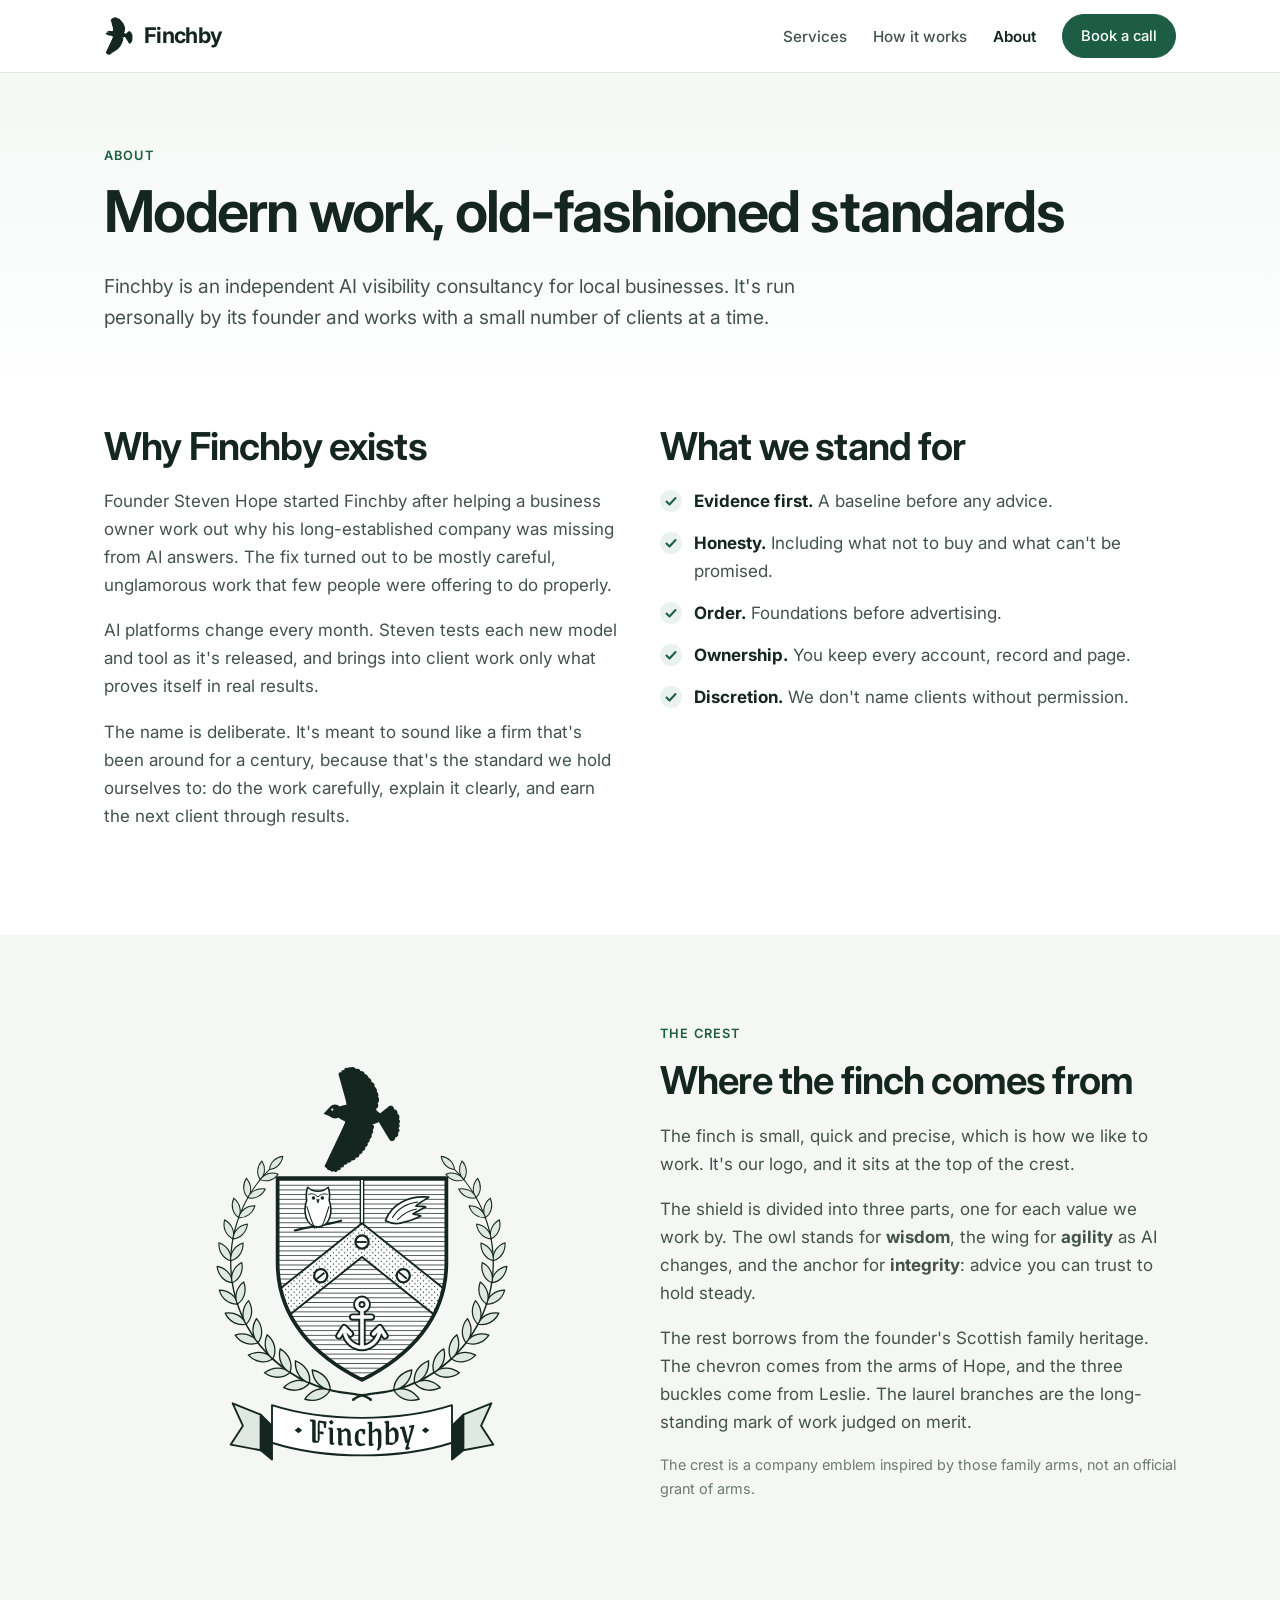
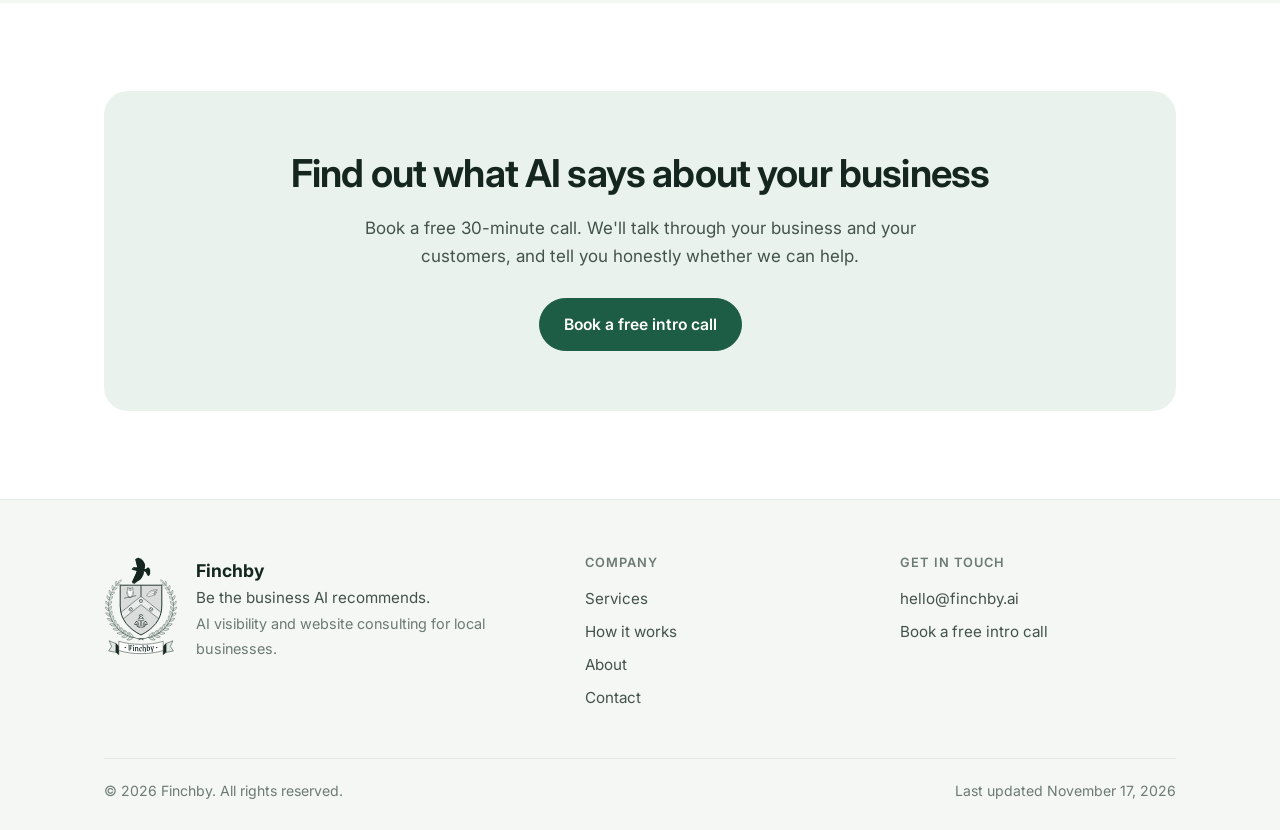
<file: finchby_website_V1/about.html>
<!doctype html>
<html lang="en-US">
<head>
<meta charset="utf-8">
<meta name="viewport" content="width=device-width, initial-scale=1">
<title>About Finchby | AI Visibility Consultancy</title>
<meta name="description" content="Finchby is an independent AI visibility consultancy for local businesses, run by founder Steven Hope. Evidence first, no hype, no lock-in.">
<link rel="canonical" href="https://finchby.ai/about.html">
<meta property="og:type" content="website">
<meta property="og:site_name" content="Finchby">
<meta property="og:title" content="About Finchby | AI Visibility Consultancy">
<meta property="og:description" content="Finchby is an independent AI visibility consultancy for local businesses, run by founder Steven Hope. Evidence first, no hype, no lock-in.">
<meta property="og:url" content="https://finchby.ai/about.html">
<link rel="icon" href="assets/img/finch.svg" type="image/svg+xml">
<link rel="preconnect" href="https://fonts.googleapis.com">
<link rel="preconnect" href="https://fonts.gstatic.com" crossorigin>
<link href="https://fonts.googleapis.com/css2?family=Inter:wght@400;500;600;700&display=swap" rel="stylesheet">
<link rel="stylesheet" href="assets/css/style.css">

</head>
<body>
<header class="site-header">
  <div class="wrap">
    <a class="brand" href="index.html" aria-label="Finchby, home">
      <img src="assets/img/finch.svg" alt="" width="30" height="40">
      <span>Finchby</span>
    </a>
    <nav class="nav" aria-label="Primary">
      <a href="services.html">Services</a>
      <a href="approach.html">How it works</a>
      <a href="about.html" aria-current="page">About</a>
      <a class="btn" href="contact.html">Book a call</a>
    </nav>
  </div>
</header>
<main>

<section class="page-head">
  <div class="wrap">
    <p class="eyebrow">About</p>
    <h1>Modern work, old-fashioned standards</h1>
    <p class="lede">Finchby is an independent AI visibility consultancy for local businesses. It's run personally by its founder and works with a small number of clients at a time.</p>
  </div>
</section>
<section style="padding-top:24px">
  <div class="wrap">
    <div class="grid-2">
      <div>
        <h2>Why Finchby exists</h2>
        <p>Founder Steven Hope started Finchby after helping a business owner work out why his long-established company was missing from AI answers. The fix turned out to be mostly careful, unglamorous work that few people were offering to do properly.</p>
        <p>AI platforms change every month. Steven tests each new model and tool as it's released, and brings into client work only what proves itself in real results.</p>
        <p>The name is deliberate. It's meant to sound like a firm that's been around for a century, because that's the standard we hold ourselves to: do the work carefully, explain it clearly, and earn the next client through results.</p>
      </div>
      <div>
        <h2>What we stand for</h2>
        <ul class="checks">
          <li><strong>Evidence first.</strong> A baseline before any advice.</li>
          <li><strong>Honesty.</strong> Including what not to buy and what can't be promised.</li>
          <li><strong>Order.</strong> Foundations before advertising.</li>
          <li><strong>Ownership.</strong> You keep every account, record and page.</li>
          <li><strong>Discretion.</strong> We don't name clients without permission.</li>
        </ul>
      </div>
    </div>
  </div>
</section>
<section class="soft">
  <div class="wrap">
    <div class="grid-2" style="align-items:center">
      <div class="center"><img src="assets/img/crest.svg" alt="The Finchby crest: a shield in three parts showing an owl, a wing and an anchor, framed by laurel branches, with a finch in flight above, and the name Finchby on the scroll" width="300" height="409" style="width:300px"></div>
      <div>
        <p class="eyebrow">The crest</p>
        <h2>Where the finch comes from</h2>
        <p>The finch is small, quick and precise, which is how we like to work. It's our logo, and it sits at the top of the crest.</p>
        <p>The shield is divided into three parts, one for each value we work by. The owl stands for <strong>wisdom</strong>, the wing for <strong>agility</strong> as AI changes, and the anchor for <strong>integrity</strong>: advice you can trust to hold steady.</p>
        <p>The rest borrows from the founder's Scottish family heritage. The chevron comes from the arms of Hope, and the three buckles come from Leslie. The laurel branches are the long-standing mark of work judged on merit.</p>
        <p class="small">The crest is a company emblem inspired by those family arms, not an official grant of arms.</p>
      </div>
    </div>
  </div>
</section>

<section>
  <div class="wrap">
    <div class="cta">
      <h2>Find out what AI says about your business</h2>
      <p>Book a free 30-minute call. We'll talk through your business and your customers, and tell you honestly whether we can help.</p>
      <div class="actions" style="justify-content:center"><a class="btn" href="contact.html">Book a free intro call</a></div>
    </div>
  </div>
</section>
</main>
<footer class="site-footer">
  <div class="wrap">
    <div class="cols">
      <div class="foot-brand">
        <img src="assets/img/crest.svg" alt="The Finchby crest" width="74" height="101">
        <p><strong>Finchby</strong><br>Be the business AI recommends.<br><span class="small">AI visibility and website consulting for local businesses.</span></p>
      </div>
      <div>
        <h2>Company</h2>
        <ul>
          <li><a href="services.html">Services</a></li>
          <li><a href="approach.html">How it works</a></li>
          <li><a href="about.html">About</a></li>
          <li><a href="contact.html">Contact</a></li>
        </ul>
      </div>
      <div>
        <h2>Get in touch</h2>
        <ul>
          <li><a href="mailto:hello@finchby.ai">hello@finchby.ai</a></li>
          <li><a href="contact.html">Book a free intro call</a></li>
        </ul>
      </div>
    </div>
    <div class="colophon"><span>&copy; 2026 Finchby. All rights reserved.</span><span>Last updated November 17, 2026</span></div>
  </div>
</footer>
</body>
</html>
</file>
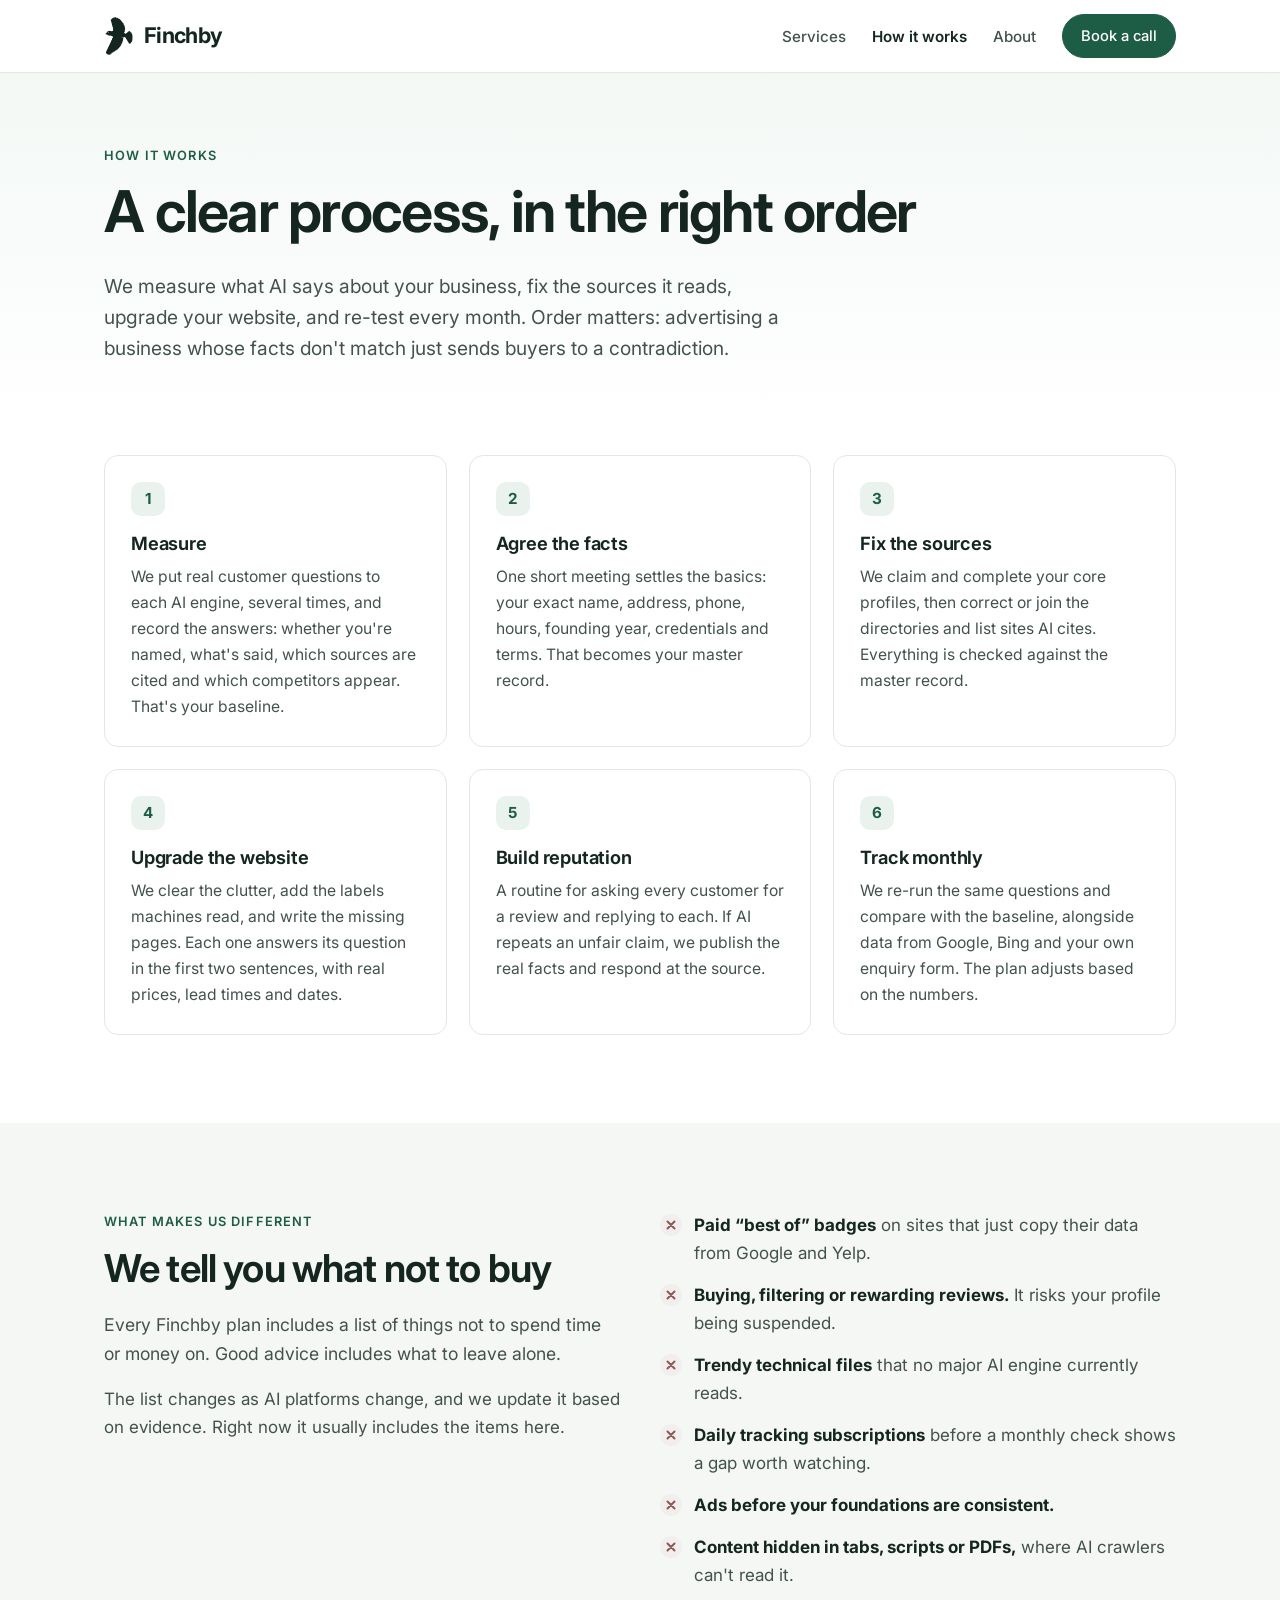
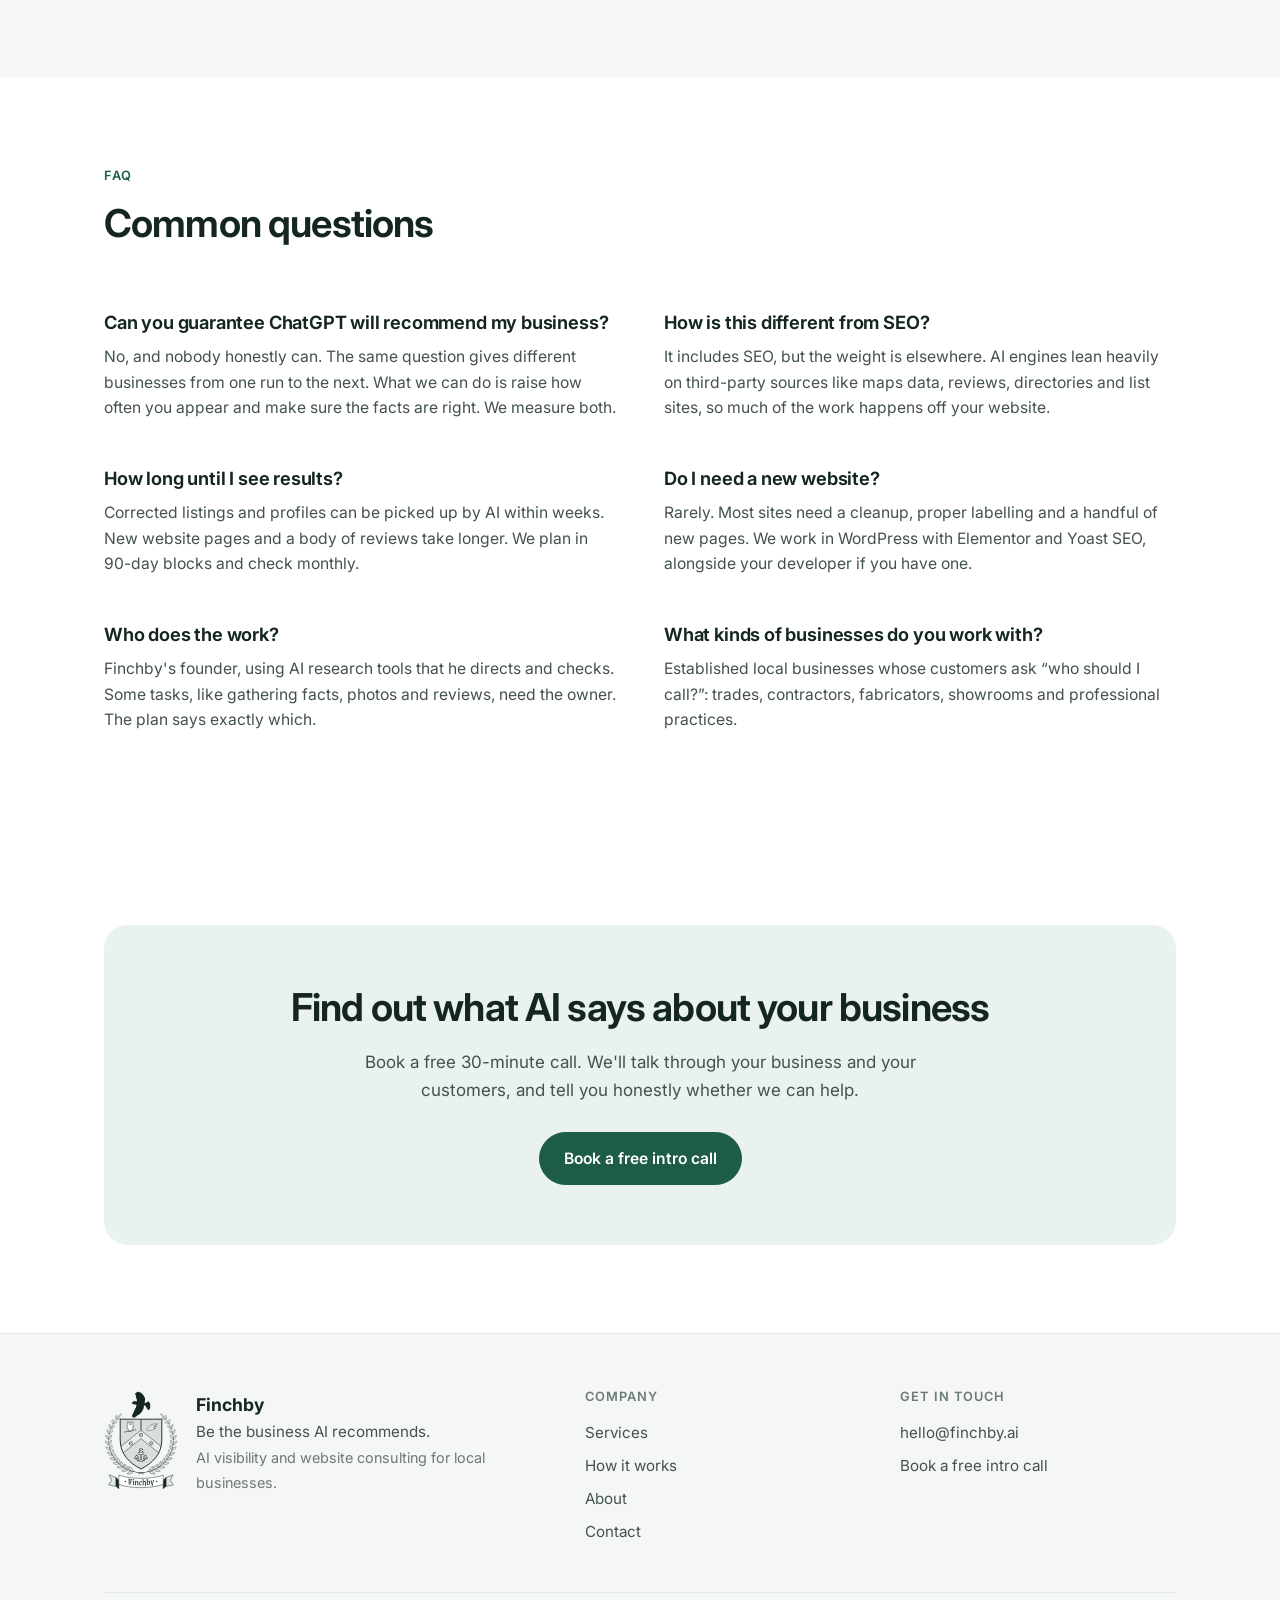
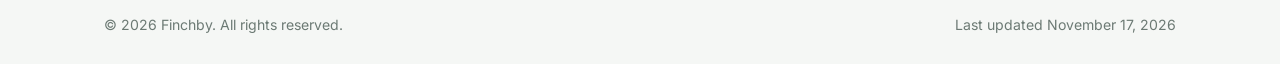
<file: finchby_website_V1/approach.html>
<!doctype html>
<html lang="en-US">
<head>
<meta charset="utf-8">
<meta name="viewport" content="width=device-width, initial-scale=1">
<title>How AI Visibility Works | Finchby</title>
<meta name="description" content="How Finchby gets local businesses into AI answers: measure, fix the facts, upgrade the website, track monthly. Plus what we tell clients not to buy.">
<link rel="canonical" href="https://finchby.ai/approach.html">
<meta property="og:type" content="website">
<meta property="og:site_name" content="Finchby">
<meta property="og:title" content="How AI Visibility Works | Finchby">
<meta property="og:description" content="How Finchby gets local businesses into AI answers: measure, fix the facts, upgrade the website, track monthly. Plus what we tell clients not to buy.">
<meta property="og:url" content="https://finchby.ai/approach.html">
<link rel="icon" href="assets/img/finch.svg" type="image/svg+xml">
<link rel="preconnect" href="https://fonts.googleapis.com">
<link rel="preconnect" href="https://fonts.gstatic.com" crossorigin>
<link href="https://fonts.googleapis.com/css2?family=Inter:wght@400;500;600;700&display=swap" rel="stylesheet">
<link rel="stylesheet" href="assets/css/style.css">

</head>
<body>
<header class="site-header">
  <div class="wrap">
    <a class="brand" href="index.html" aria-label="Finchby, home">
      <img src="assets/img/finch.svg" alt="" width="30" height="40">
      <span>Finchby</span>
    </a>
    <nav class="nav" aria-label="Primary">
      <a href="services.html">Services</a>
      <a href="approach.html" aria-current="page">How it works</a>
      <a href="about.html">About</a>
      <a class="btn" href="contact.html">Book a call</a>
    </nav>
  </div>
</header>
<main>

<section class="page-head">
  <div class="wrap">
    <p class="eyebrow">How it works</p>
    <h1>A clear process, in the right order</h1>
    <p class="lede">We measure what AI says about your business, fix the sources it reads, upgrade your website, and re-test every month. Order matters: advertising a business whose facts don't match just sends buyers to a contradiction.</p>
  </div>
</section>
<section style="padding-top:24px">
  <div class="wrap">
    <div class="grid-3">
      <div class="card"><span class="num">1</span><h3>Measure</h3><p>We put real customer questions to each AI engine, several times, and record the answers: whether you're named, what's said, which sources are cited and which competitors appear. That's your baseline.</p></div>
      <div class="card"><span class="num">2</span><h3>Agree the facts</h3><p>One short meeting settles the basics: your exact name, address, phone, hours, founding year, credentials and terms. That becomes your master record.</p></div>
      <div class="card"><span class="num">3</span><h3>Fix the sources</h3><p>We claim and complete your core profiles, then correct or join the directories and list sites AI cites. Everything is checked against the master record.</p></div>
      <div class="card"><span class="num">4</span><h3>Upgrade the website</h3><p>We clear the clutter, add the labels machines read, and write the missing pages. Each one answers its question in the first two sentences, with real prices, lead times and dates.</p></div>
      <div class="card"><span class="num">5</span><h3>Build reputation</h3><p>A routine for asking every customer for a review and replying to each. If AI repeats an unfair claim, we publish the real facts and respond at the source.</p></div>
      <div class="card"><span class="num">6</span><h3>Track monthly</h3><p>We re-run the same questions and compare with the baseline, alongside data from Google, Bing and your own enquiry form. The plan adjusts based on the numbers.</p></div>
    </div>
  </div>
</section>
<section class="soft">
  <div class="wrap">
    <div class="grid-2">
      <div>
        <p class="eyebrow">What makes us different</p>
        <h2>We tell you what not to buy</h2>
        <p class="sub">Every Finchby plan includes a list of things not to spend time or money on. Good advice includes what to leave alone.</p>
        <p>The list changes as AI platforms change, and we update it based on evidence. Right now it usually includes the items here.</p>
      </div>
      <ul class="checks no">
        <li><strong>Paid &ldquo;best of&rdquo; badges</strong> on sites that just copy their data from Google and Yelp.</li>
        <li><strong>Buying, filtering or rewarding reviews.</strong> It risks your profile being suspended.</li>
        <li><strong>Trendy technical files</strong> that no major AI engine currently reads.</li>
        <li><strong>Daily tracking subscriptions</strong> before a monthly check shows a gap worth watching.</li>
        <li><strong>Ads before your foundations are consistent.</strong></li>
        <li><strong>Content hidden in tabs, scripts or PDFs,</strong> where AI crawlers can't read it.</li>
      </ul>
    </div>
  </div>
</section>
<section>
  <div class="wrap">
    <div class="sec-head">
      <p class="eyebrow">FAQ</p>
      <h2>Common questions</h2>
    </div>
    <div class="faq">
      <div><h3>Can you guarantee ChatGPT will recommend my business?</h3>
      <p>No, and nobody honestly can. The same question gives different businesses from one run to the next. What we can do is raise how often you appear and make sure the facts are right. We measure both.</p></div>
      <div><h3>How is this different from SEO?</h3>
      <p>It includes SEO, but the weight is elsewhere. AI engines lean heavily on third-party sources like maps data, reviews, directories and list sites, so much of the work happens off your website.</p></div>
      <div><h3>How long until I see results?</h3>
      <p>Corrected listings and profiles can be picked up by AI within weeks. New website pages and a body of reviews take longer. We plan in 90-day blocks and check monthly.</p></div>
      <div><h3>Do I need a new website?</h3>
      <p>Rarely. Most sites need a cleanup, proper labelling and a handful of new pages. We work in WordPress with Elementor and Yoast SEO, alongside your developer if you have one.</p></div>
      <div><h3>Who does the work?</h3>
      <p>Finchby's founder, using AI research tools that he directs and checks. Some tasks, like gathering facts, photos and reviews, need the owner. The plan says exactly which.</p></div>
      <div><h3>What kinds of businesses do you work with?</h3>
      <p>Established local businesses whose customers ask &ldquo;who should I call?&rdquo;: trades, contractors, fabricators, showrooms and professional practices.</p></div>
    </div>
  </div>
</section>

<section>
  <div class="wrap">
    <div class="cta">
      <h2>Find out what AI says about your business</h2>
      <p>Book a free 30-minute call. We'll talk through your business and your customers, and tell you honestly whether we can help.</p>
      <div class="actions" style="justify-content:center"><a class="btn" href="contact.html">Book a free intro call</a></div>
    </div>
  </div>
</section>
</main>
<footer class="site-footer">
  <div class="wrap">
    <div class="cols">
      <div class="foot-brand">
        <img src="assets/img/crest.svg" alt="The Finchby crest" width="74" height="101">
        <p><strong>Finchby</strong><br>Be the business AI recommends.<br><span class="small">AI visibility and website consulting for local businesses.</span></p>
      </div>
      <div>
        <h2>Company</h2>
        <ul>
          <li><a href="services.html">Services</a></li>
          <li><a href="approach.html">How it works</a></li>
          <li><a href="about.html">About</a></li>
          <li><a href="contact.html">Contact</a></li>
        </ul>
      </div>
      <div>
        <h2>Get in touch</h2>
        <ul>
          <li><a href="mailto:hello@finchby.ai">hello@finchby.ai</a></li>
          <li><a href="contact.html">Book a free intro call</a></li>
        </ul>
      </div>
    </div>
    <div class="colophon"><span>&copy; 2026 Finchby. All rights reserved.</span><span>Last updated November 17, 2026</span></div>
  </div>
</footer>
</body>
</html>
</file>
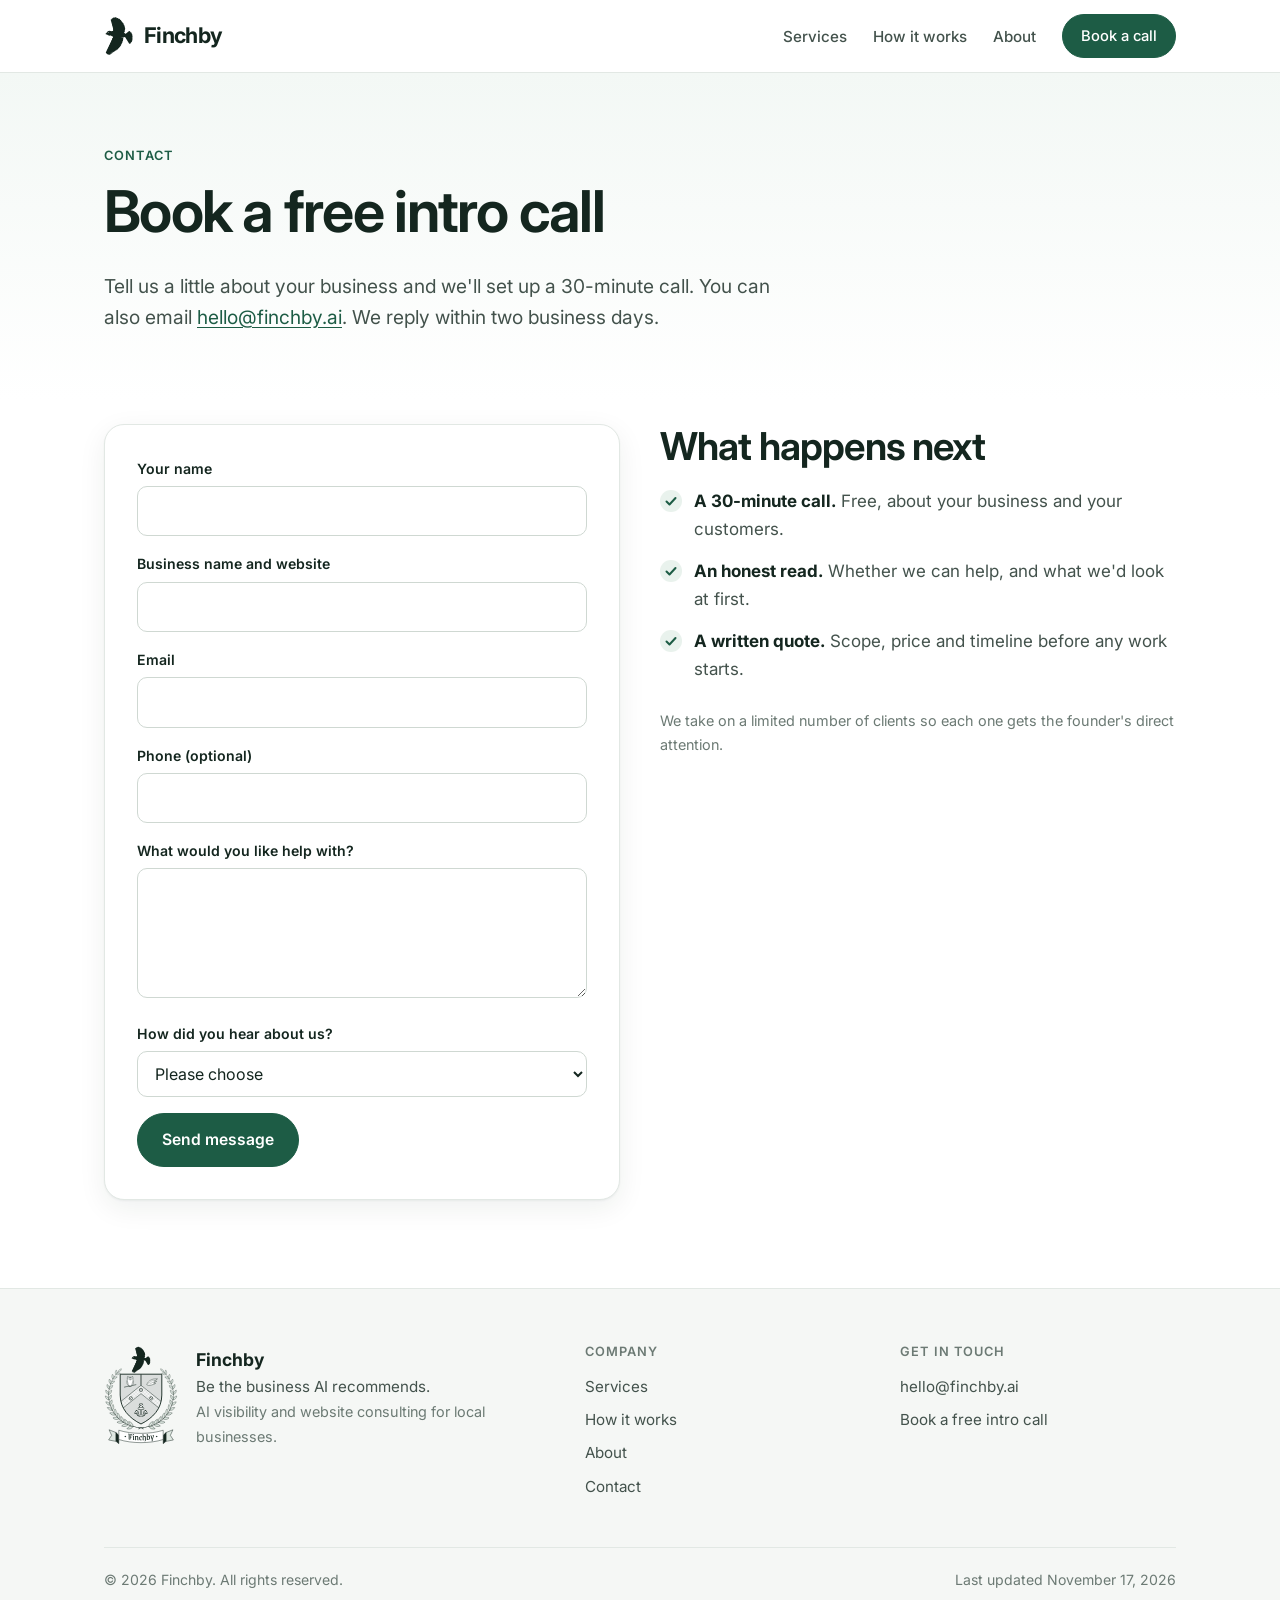
<file: finchby_website_V1/contact.html>
<!doctype html>
<html lang="en-US">
<head>
<meta charset="utf-8">
<meta name="viewport" content="width=device-width, initial-scale=1">
<title>Book a Free Intro Call | Finchby</title>
<meta name="description" content="Book a free 30-minute call with Finchby to talk about how your business shows up in ChatGPT, Google AI and other AI answers.">
<link rel="canonical" href="https://finchby.ai/contact.html">
<meta property="og:type" content="website">
<meta property="og:site_name" content="Finchby">
<meta property="og:title" content="Book a Free Intro Call | Finchby">
<meta property="og:description" content="Book a free 30-minute call with Finchby to talk about how your business shows up in ChatGPT, Google AI and other AI answers.">
<meta property="og:url" content="https://finchby.ai/contact.html">
<link rel="icon" href="assets/img/finch.svg" type="image/svg+xml">
<link rel="preconnect" href="https://fonts.googleapis.com">
<link rel="preconnect" href="https://fonts.gstatic.com" crossorigin>
<link href="https://fonts.googleapis.com/css2?family=Inter:wght@400;500;600;700&display=swap" rel="stylesheet">
<link rel="stylesheet" href="assets/css/style.css">

</head>
<body>
<header class="site-header">
  <div class="wrap">
    <a class="brand" href="index.html" aria-label="Finchby, home">
      <img src="assets/img/finch.svg" alt="" width="30" height="40">
      <span>Finchby</span>
    </a>
    <nav class="nav" aria-label="Primary">
      <a href="services.html">Services</a>
      <a href="approach.html">How it works</a>
      <a href="about.html">About</a>
      <a class="btn" href="contact.html">Book a call</a>
    </nav>
  </div>
</header>
<main>

<section class="page-head">
  <div class="wrap">
    <p class="eyebrow">Contact</p>
    <h1>Book a free intro call</h1>
    <p class="lede">Tell us a little about your business and we'll set up a 30-minute call. You can also email <a href="mailto:hello@finchby.ai">hello@finchby.ai</a>. We reply within two business days.</p>
  </div>
</section>
<section style="padding-top:24px">
  <div class="wrap">
    <div class="grid-2">
      <form class="form-card" action="mailto:hello@finchby.ai" method="post" enctype="text/plain">
        <div><label for="name">Your name</label><input id="name" name="Name" autocomplete="name" required></div>
        <div><label for="biz">Business name and website</label><input id="biz" name="Business" autocomplete="organization"></div>
        <div><label for="email">Email</label><input id="email" name="Email" type="email" autocomplete="email" required></div>
        <div><label for="tel">Phone (optional)</label><input id="tel" name="Phone" type="tel" autocomplete="tel"></div>
        <div><label for="msg">What would you like help with?</label><textarea id="msg" name="Message" rows="4"></textarea></div>
        <div><label for="src">How did you hear about us?</label>
          <select id="src" name="Source">
            <option value="">Please choose</option>
            <option>Referral</option>
            <option>ChatGPT</option>
            <option>Google search or Google AI</option>
            <option>Perplexity, Copilot, Claude or Gemini</option>
            <option>Siri or another voice assistant</option>
            <option>Other</option>
          </select></div>
        <button class="btn" type="submit">Send message</button>
      </form>
      <div>
        <h2>What happens next</h2>
        <ul class="checks">
          <li><strong>A 30-minute call.</strong> Free, about your business and your customers.</li>
          <li><strong>An honest read.</strong> Whether we can help, and what we'd look at first.</li>
          <li><strong>A written quote.</strong> Scope, price and timeline before any work starts.</li>
        </ul>
        <p class="small" style="margin-top:1.6rem">We take on a limited number of clients so each one gets the founder's direct attention.</p>
      </div>
    </div>
  </div>
</section>
</main>
<footer class="site-footer">
  <div class="wrap">
    <div class="cols">
      <div class="foot-brand">
        <img src="assets/img/crest.svg" alt="The Finchby crest" width="74" height="101">
        <p><strong>Finchby</strong><br>Be the business AI recommends.<br><span class="small">AI visibility and website consulting for local businesses.</span></p>
      </div>
      <div>
        <h2>Company</h2>
        <ul>
          <li><a href="services.html">Services</a></li>
          <li><a href="approach.html">How it works</a></li>
          <li><a href="about.html">About</a></li>
          <li><a href="contact.html">Contact</a></li>
        </ul>
      </div>
      <div>
        <h2>Get in touch</h2>
        <ul>
          <li><a href="mailto:hello@finchby.ai">hello@finchby.ai</a></li>
          <li><a href="contact.html">Book a free intro call</a></li>
        </ul>
      </div>
    </div>
    <div class="colophon"><span>&copy; 2026 Finchby. All rights reserved.</span><span>Last updated November 17, 2026</span></div>
  </div>
</footer>
</body>
</html>
</file>
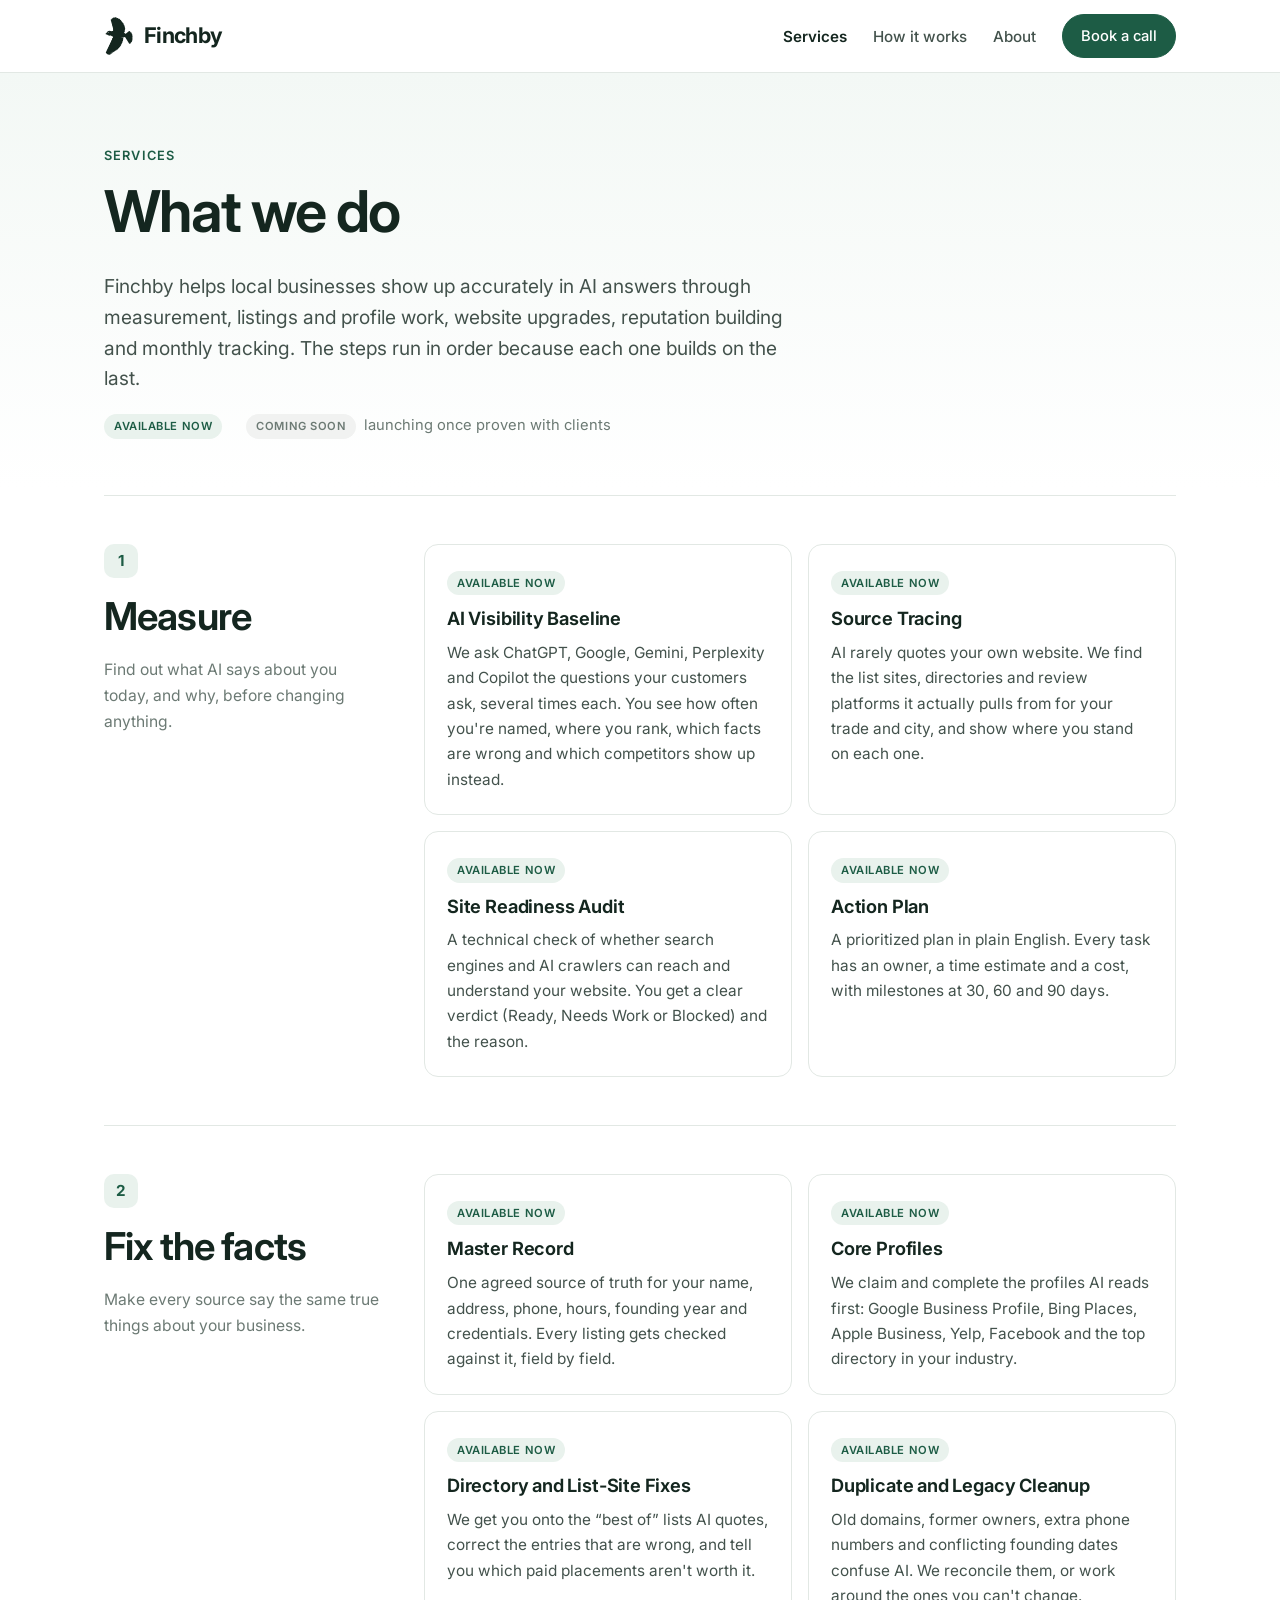
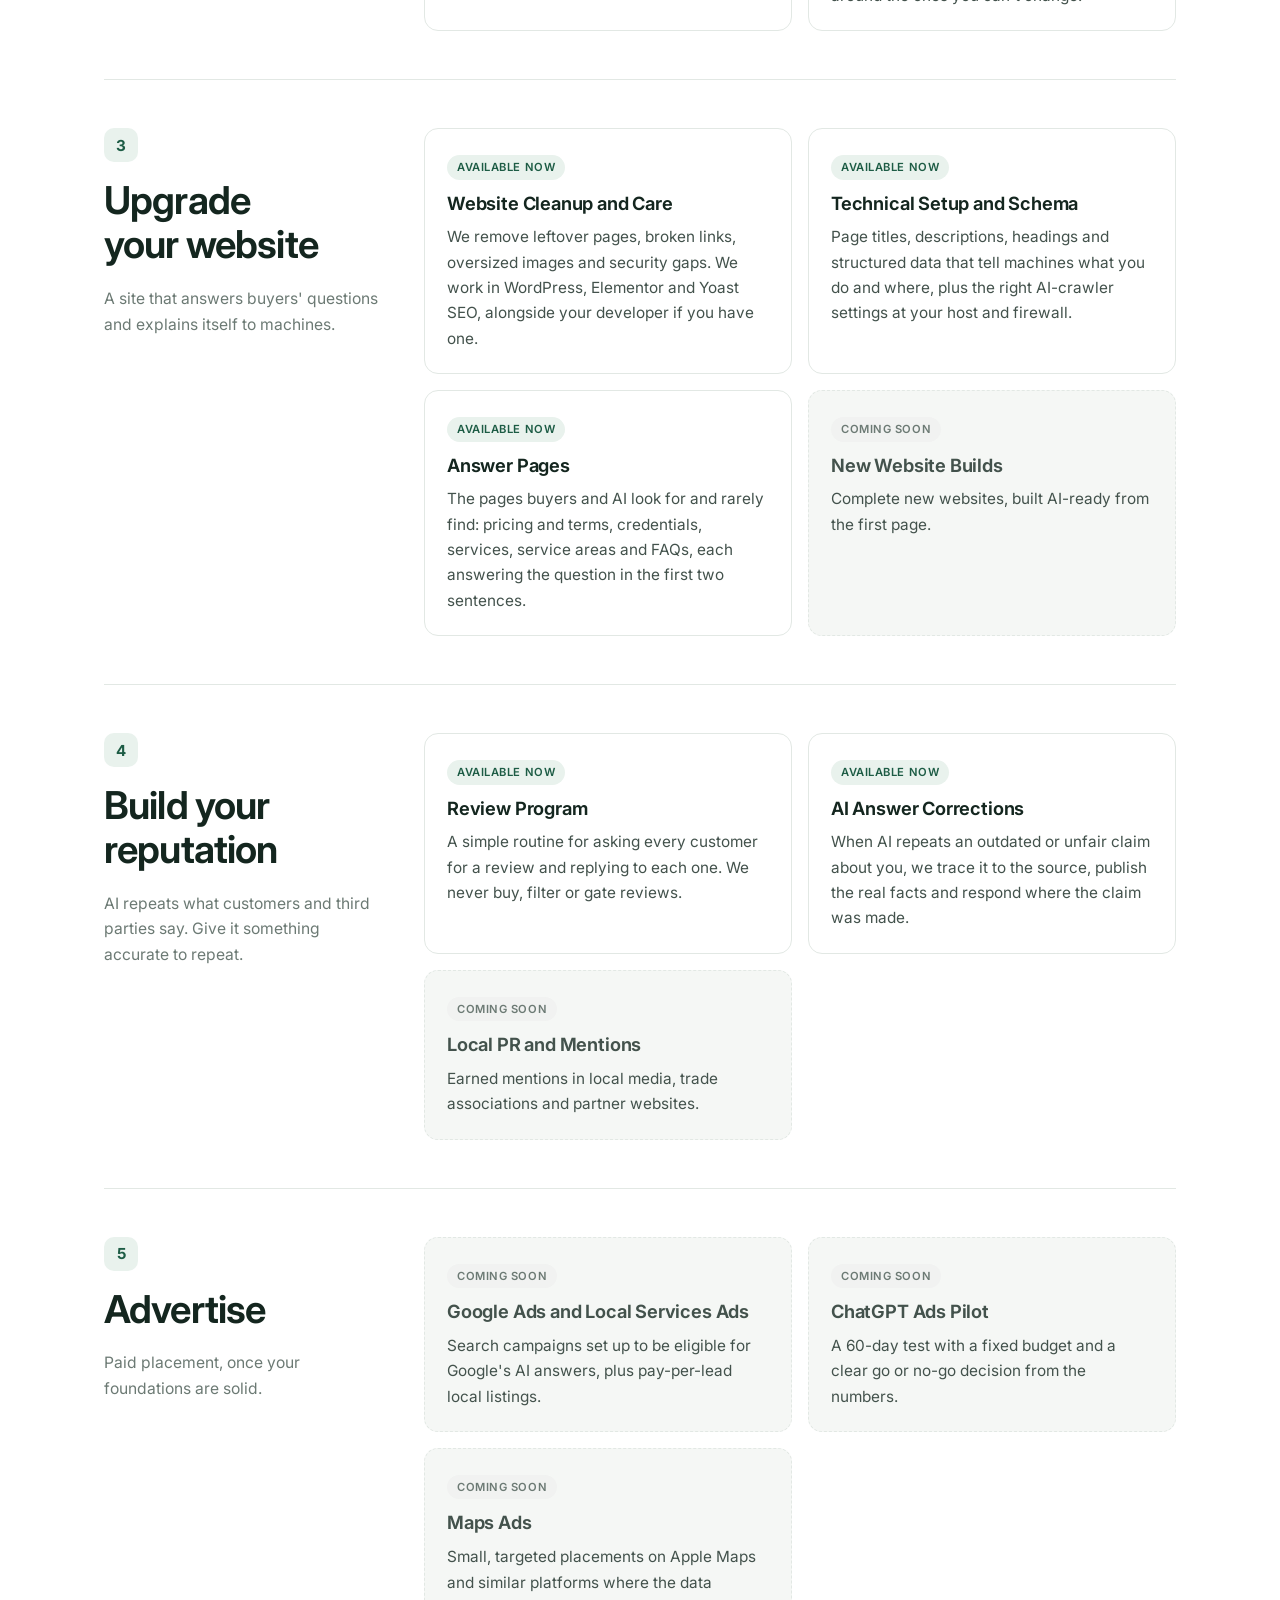
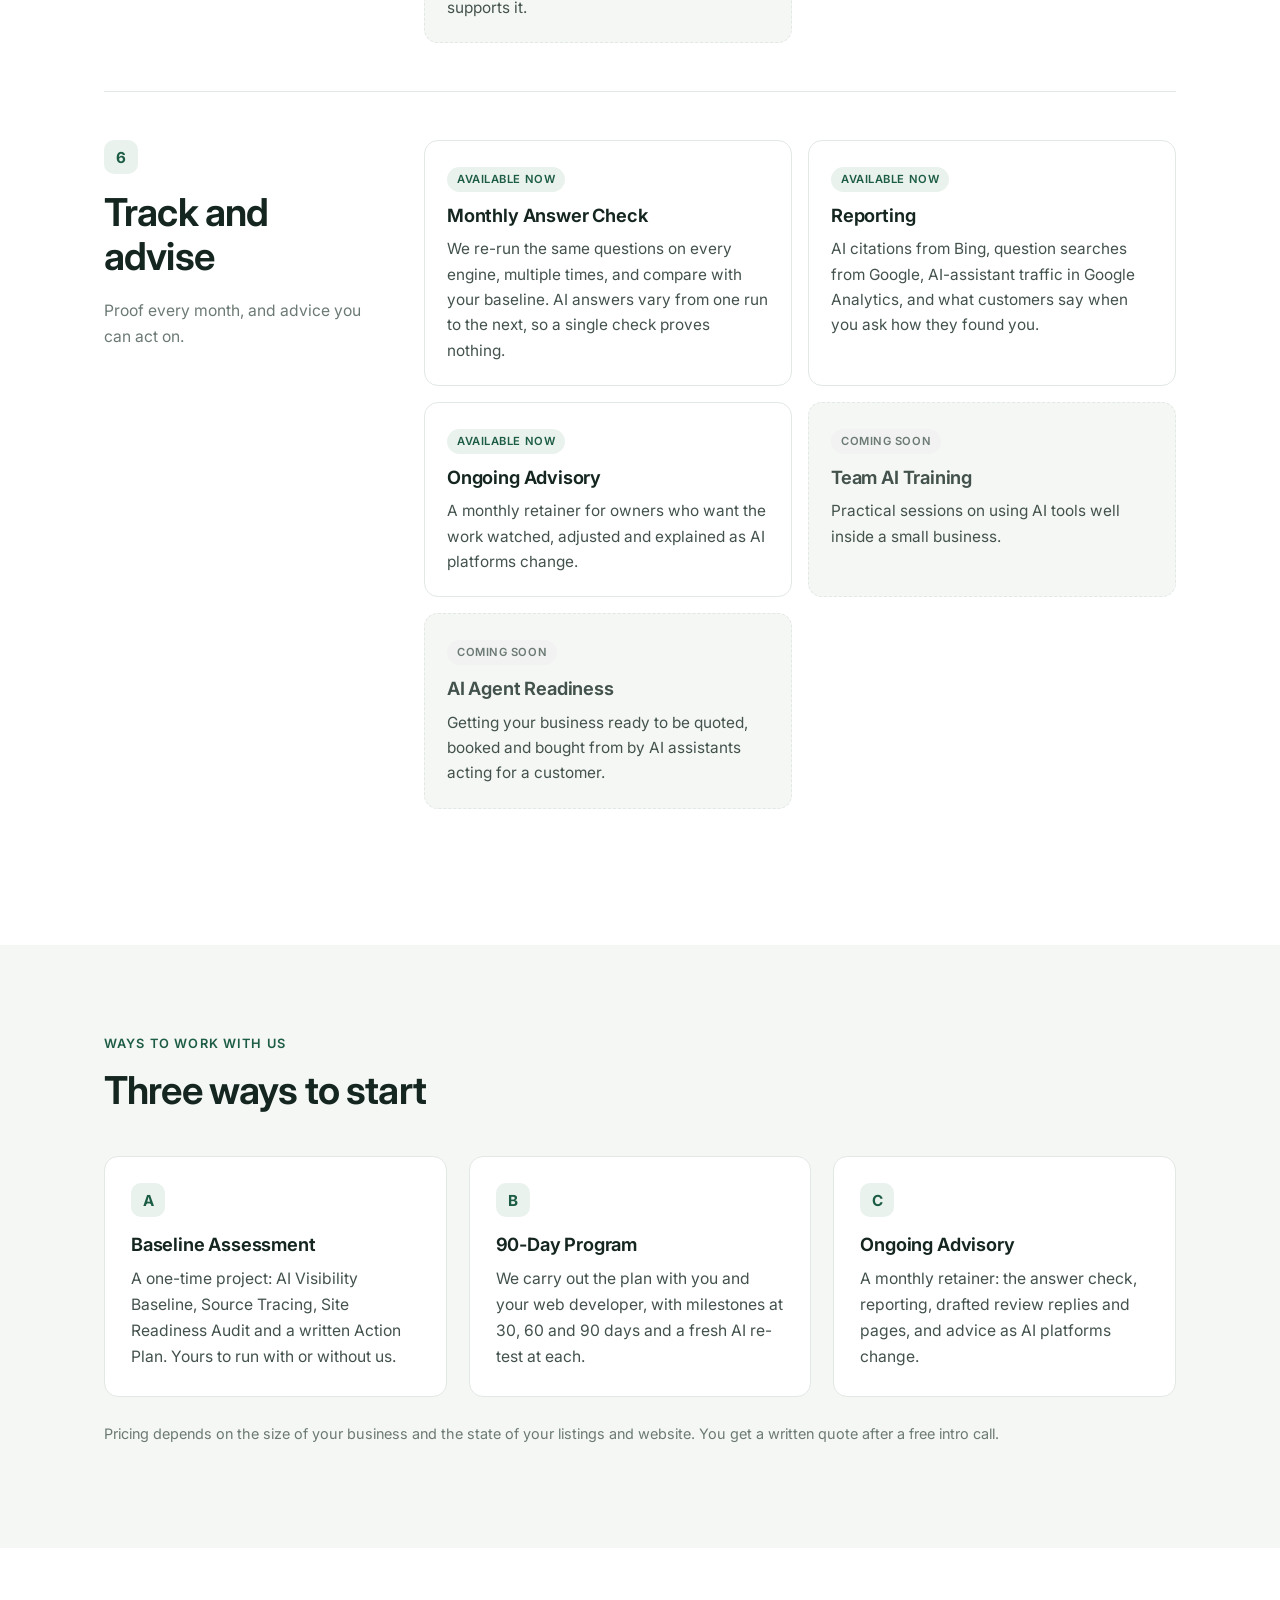
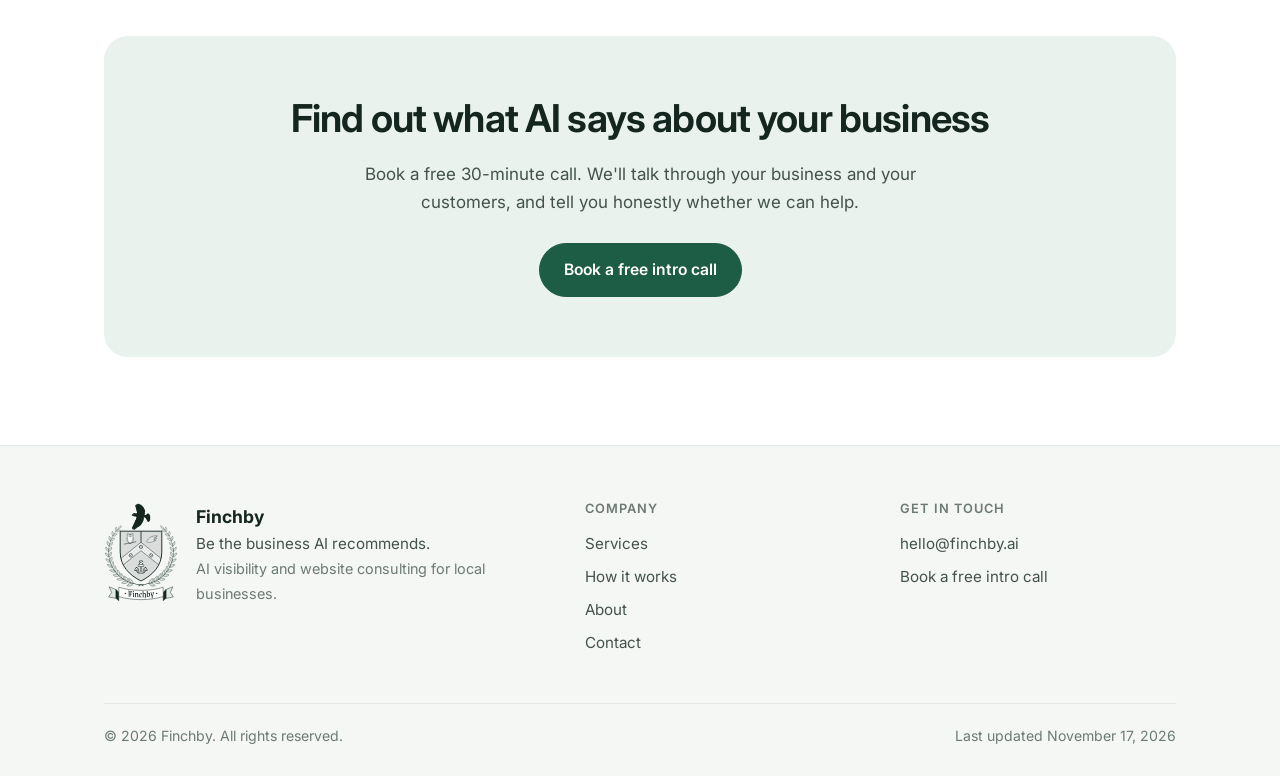
<file: finchby_website_V1/services.html>
<!doctype html>
<html lang="en-US">
<head>
<meta charset="utf-8">
<meta name="viewport" content="width=device-width, initial-scale=1">
<title>AI Visibility Services for Local Businesses | Finchby</title>
<meta name="description" content="Finchby services: AI visibility baseline, source tracing, listings and profiles, website upgrades, reviews, and monthly tracking. See what's available now.">
<link rel="canonical" href="https://finchby.ai/services.html">
<meta property="og:type" content="website">
<meta property="og:site_name" content="Finchby">
<meta property="og:title" content="AI Visibility Services for Local Businesses | Finchby">
<meta property="og:description" content="Finchby services: AI visibility baseline, source tracing, listings and profiles, website upgrades, reviews, and monthly tracking. See what's available now.">
<meta property="og:url" content="https://finchby.ai/services.html">
<link rel="icon" href="assets/img/finch.svg" type="image/svg+xml">
<link rel="preconnect" href="https://fonts.googleapis.com">
<link rel="preconnect" href="https://fonts.gstatic.com" crossorigin>
<link href="https://fonts.googleapis.com/css2?family=Inter:wght@400;500;600;700&display=swap" rel="stylesheet">
<link rel="stylesheet" href="assets/css/style.css">

</head>
<body>
<header class="site-header">
  <div class="wrap">
    <a class="brand" href="index.html" aria-label="Finchby, home">
      <img src="assets/img/finch.svg" alt="" width="30" height="40">
      <span>Finchby</span>
    </a>
    <nav class="nav" aria-label="Primary">
      <a href="services.html" aria-current="page">Services</a>
      <a href="approach.html">How it works</a>
      <a href="about.html">About</a>
      <a class="btn" href="contact.html">Book a call</a>
    </nav>
  </div>
</header>
<main>

<section class="page-head">
  <div class="wrap">
    <p class="eyebrow">Services</p>
    <h1>What we do</h1>
    <p class="lede">Finchby helps local businesses show up accurately in AI answers through measurement, listings and profile work, website upgrades, reputation building and monthly tracking. The steps run in order because each one builds on the last.</p>
    <p class="legend"><span><span class="status" style="margin:0">Available now</span></span><span><span class="status soon" style="margin:0">Coming soon</span> &nbsp;launching once proven with clients</span></p>
  </div>
</section>
<section style="padding-top:8px">
  <div class="wrap">
    <div class="svc-group">
  <header><span class="num">1</span><h2>Measure</h2><p>Find out what AI says about you today, and why, before changing anything.</p></header>
  <div class="svc-list">
    <div class="svc"><span class="status">Available now</span><h3>AI Visibility Baseline</h3><p>We ask ChatGPT, Google, Gemini, Perplexity and Copilot the questions your customers ask, several times each. You see how often you're named, where you rank, which facts are wrong and which competitors show up instead.</p></div>
<div class="svc"><span class="status">Available now</span><h3>Source Tracing</h3><p>AI rarely quotes your own website. We find the list sites, directories and review platforms it actually pulls from for your trade and city, and show where you stand on each one.</p></div>
<div class="svc"><span class="status">Available now</span><h3>Site Readiness Audit</h3><p>A technical check of whether search engines and AI crawlers can reach and understand your website. You get a clear verdict (Ready, Needs Work or Blocked) and the reason.</p></div>
<div class="svc"><span class="status">Available now</span><h3>Action Plan</h3><p>A prioritized plan in plain English. Every task has an owner, a time estimate and a cost, with milestones at 30, 60 and 90 days.</p></div>
  </div>
</div>
<div class="svc-group">
  <header><span class="num">2</span><h2>Fix the facts</h2><p>Make every source say the same true things about your business.</p></header>
  <div class="svc-list">
    <div class="svc"><span class="status">Available now</span><h3>Master Record</h3><p>One agreed source of truth for your name, address, phone, hours, founding year and credentials. Every listing gets checked against it, field by field.</p></div>
<div class="svc"><span class="status">Available now</span><h3>Core Profiles</h3><p>We claim and complete the profiles AI reads first: Google Business Profile, Bing Places, Apple Business, Yelp, Facebook and the top directory in your industry.</p></div>
<div class="svc"><span class="status">Available now</span><h3>Directory and List-Site Fixes</h3><p>We get you onto the &ldquo;best of&rdquo; lists AI quotes, correct the entries that are wrong, and tell you which paid placements aren't worth it.</p></div>
<div class="svc"><span class="status">Available now</span><h3>Duplicate and Legacy Cleanup</h3><p>Old domains, former owners, extra phone numbers and conflicting founding dates confuse AI. We reconcile them, or work around the ones you can't change.</p></div>
  </div>
</div>
<div class="svc-group">
  <header><span class="num">3</span><h2>Upgrade your website</h2><p>A site that answers buyers' questions and explains itself to machines.</p></header>
  <div class="svc-list">
    <div class="svc"><span class="status">Available now</span><h3>Website Cleanup and Care</h3><p>We remove leftover pages, broken links, oversized images and security gaps. We work in WordPress, Elementor and Yoast SEO, alongside your developer if you have one.</p></div>
<div class="svc"><span class="status">Available now</span><h3>Technical Setup and Schema</h3><p>Page titles, descriptions, headings and structured data that tell machines what you do and where, plus the right AI-crawler settings at your host and firewall.</p></div>
<div class="svc"><span class="status">Available now</span><h3>Answer Pages</h3><p>The pages buyers and AI look for and rarely find: pricing and terms, credentials, services, service areas and FAQs, each answering the question in the first two sentences.</p></div>
<div class="svc is-soon"><span class="status soon">Coming soon</span><h3>New Website Builds</h3><p>Complete new websites, built AI-ready from the first page.</p></div>
  </div>
</div>
<div class="svc-group">
  <header><span class="num">4</span><h2>Build your reputation</h2><p>AI repeats what customers and third parties say. Give it something accurate to repeat.</p></header>
  <div class="svc-list">
    <div class="svc"><span class="status">Available now</span><h3>Review Program</h3><p>A simple routine for asking every customer for a review and replying to each one. We never buy, filter or gate reviews.</p></div>
<div class="svc"><span class="status">Available now</span><h3>AI Answer Corrections</h3><p>When AI repeats an outdated or unfair claim about you, we trace it to the source, publish the real facts and respond where the claim was made.</p></div>
<div class="svc is-soon"><span class="status soon">Coming soon</span><h3>Local PR and Mentions</h3><p>Earned mentions in local media, trade associations and partner websites.</p></div>
  </div>
</div>
<div class="svc-group">
  <header><span class="num">5</span><h2>Advertise</h2><p>Paid placement, once your foundations are solid.</p></header>
  <div class="svc-list">
    <div class="svc is-soon"><span class="status soon">Coming soon</span><h3>Google Ads and Local Services Ads</h3><p>Search campaigns set up to be eligible for Google's AI answers, plus pay-per-lead local listings.</p></div>
<div class="svc is-soon"><span class="status soon">Coming soon</span><h3>ChatGPT Ads Pilot</h3><p>A 60-day test with a fixed budget and a clear go or no-go decision from the numbers.</p></div>
<div class="svc is-soon"><span class="status soon">Coming soon</span><h3>Maps Ads</h3><p>Small, targeted placements on Apple Maps and similar platforms where the data supports it.</p></div>
  </div>
</div>
<div class="svc-group">
  <header><span class="num">6</span><h2>Track and advise</h2><p>Proof every month, and advice you can act on.</p></header>
  <div class="svc-list">
    <div class="svc"><span class="status">Available now</span><h3>Monthly Answer Check</h3><p>We re-run the same questions on every engine, multiple times, and compare with your baseline. AI answers vary from one run to the next, so a single check proves nothing.</p></div>
<div class="svc"><span class="status">Available now</span><h3>Reporting</h3><p>AI citations from Bing, question searches from Google, AI-assistant traffic in Google Analytics, and what customers say when you ask how they found you.</p></div>
<div class="svc"><span class="status">Available now</span><h3>Ongoing Advisory</h3><p>A monthly retainer for owners who want the work watched, adjusted and explained as AI platforms change.</p></div>
<div class="svc is-soon"><span class="status soon">Coming soon</span><h3>Team AI Training</h3><p>Practical sessions on using AI tools well inside a small business.</p></div>
<div class="svc is-soon"><span class="status soon">Coming soon</span><h3>AI Agent Readiness</h3><p>Getting your business ready to be quoted, booked and bought from by AI assistants acting for a customer.</p></div>
  </div>
</div>
  </div>
</section>
<section class="soft">
  <div class="wrap">
    <div class="sec-head">
      <p class="eyebrow">Ways to work with us</p>
      <h2>Three ways to start</h2>
    </div>
    <div class="grid-3">
      <div class="card"><span class="num">A</span><h3>Baseline Assessment</h3><p>A one-time project: AI Visibility Baseline, Source Tracing, Site Readiness Audit and a written Action Plan. Yours to run with or without us.</p></div>
      <div class="card"><span class="num">B</span><h3>90-Day Program</h3><p>We carry out the plan with you and your web developer, with milestones at 30, 60 and 90 days and a fresh AI re-test at each.</p></div>
      <div class="card"><span class="num">C</span><h3>Ongoing Advisory</h3><p>A monthly retainer: the answer check, reporting, drafted review replies and pages, and advice as AI platforms change.</p></div>
    </div>
    <p class="small" style="margin-top:1.6rem">Pricing depends on the size of your business and the state of your listings and website. You get a written quote after a free intro call.</p>
  </div>
</section>

<section>
  <div class="wrap">
    <div class="cta">
      <h2>Find out what AI says about your business</h2>
      <p>Book a free 30-minute call. We'll talk through your business and your customers, and tell you honestly whether we can help.</p>
      <div class="actions" style="justify-content:center"><a class="btn" href="contact.html">Book a free intro call</a></div>
    </div>
  </div>
</section>
</main>
<footer class="site-footer">
  <div class="wrap">
    <div class="cols">
      <div class="foot-brand">
        <img src="assets/img/crest.svg" alt="The Finchby crest" width="74" height="101">
        <p><strong>Finchby</strong><br>Be the business AI recommends.<br><span class="small">AI visibility and website consulting for local businesses.</span></p>
      </div>
      <div>
        <h2>Company</h2>
        <ul>
          <li><a href="services.html">Services</a></li>
          <li><a href="approach.html">How it works</a></li>
          <li><a href="about.html">About</a></li>
          <li><a href="contact.html">Contact</a></li>
        </ul>
      </div>
      <div>
        <h2>Get in touch</h2>
        <ul>
          <li><a href="mailto:hello@finchby.ai">hello@finchby.ai</a></li>
          <li><a href="contact.html">Book a free intro call</a></li>
        </ul>
      </div>
    </div>
    <div class="colophon"><span>&copy; 2026 Finchby. All rights reserved.</span><span>Last updated November 17, 2026</span></div>
  </div>
</footer>
</body>
</html>
</file>
<file: finchby-site/assets/css/style.css>
/* Finchby — site styles.
   The same tokens go into Elementor > Site Settings (Global Colors / Global Fonts).
   See docs/WORDPRESS-BUILD-GUIDE.md */
:root {
  --bg: #ffffff;
  --soft: #f5f7f5;        /* alternate band */
  --tint: #e9f2ed;        /* brand tint: badges, highlights, CTA band */
  --ink: #14261f;         /* headings, logo */
  --text: #43524c;        /* body copy */
  --muted: #6c7a74;
  --line: #e2e8e4;
  --brand: #1d5c45;       /* buttons, links */
  --brand-dark: #154634;
  --radius: 14px;
  --shadow: 0 1px 2px rgba(20,38,31,.05), 0 8px 28px rgba(20,38,31,.07);
  --font: "Inter", system-ui, -apple-system, "Segoe UI", Roboto, Arial, sans-serif;
  --wrap: 1120px;
}
* { box-sizing: border-box; }
html { -webkit-text-size-adjust: 100%; scroll-behavior: smooth; }
body { margin: 0; background: var(--bg); color: var(--text); font-family: var(--font); font-size: 17px; line-height: 1.65; -webkit-font-smoothing: antialiased; }
img, svg { max-width: 100%; height: auto; }
a { color: var(--brand); text-underline-offset: 3px; }
a:hover { color: var(--brand-dark); }
.wrap { max-width: var(--wrap); margin: 0 auto; padding: 0 24px; }
.narrow { max-width: 760px; }
.center { text-align: center; }
.center .lede, .center .sub { margin-left: auto; margin-right: auto; }

h1, h2, h3 { color: var(--ink); font-weight: 650; line-height: 1.15; letter-spacing: -.022em; margin: 0 0 .5em; text-wrap: balance; }
h1 { font-size: clamp(2.3rem, 5vw, 3.6rem); letter-spacing: -.03em; line-height: 1.07; }
h2 { font-size: clamp(1.7rem, 3.2vw, 2.4rem); }
h3 { font-size: 1.14rem; letter-spacing: -.01em; line-height: 1.3; }
p { margin: 0 0 1em; }
.lede { font-size: 1.2rem; line-height: 1.6; max-width: 36em; }
.sub { font-size: 1.1rem; max-width: 40em; color: var(--text); }
.eyebrow { font-size: .8rem; font-weight: 600; letter-spacing: .09em; text-transform: uppercase; color: var(--brand); margin: 0 0 .9rem; }
.small { font-size: .9rem; color: var(--muted); }

/* Header */
.site-header { position: sticky; top: 0; z-index: 10; background: rgba(255,255,255,.92); backdrop-filter: blur(10px); border-bottom: 1px solid var(--line); }
.site-header .wrap { display: flex; align-items: center; justify-content: space-between; flex-wrap: wrap; gap: 6px 28px; padding-top: 14px; padding-bottom: 14px; }
.brand { display: flex; align-items: center; gap: 10px; text-decoration: none; color: var(--ink); font-size: 1.35rem; font-weight: 700; letter-spacing: -.03em; }
.brand img { width: 30px; display: block; }
.nav { display: flex; align-items: center; flex-wrap: wrap; gap: 4px 26px; }
.nav a { font-size: .95rem; font-weight: 500; text-decoration: none; color: var(--text); }
.nav a:hover, .nav a[aria-current="page"] { color: var(--ink); }
.nav a[aria-current="page"] { font-weight: 600; }

/* Buttons */
.btn { display: inline-block; font: inherit; font-size: .98rem; font-weight: 600; text-decoration: none; cursor: pointer; padding: 13px 24px; border-radius: 999px; border: 1px solid var(--brand); background: var(--brand); color: #fff; transition: background .15s, transform .15s; }
.btn:hover { background: var(--brand-dark); border-color: var(--brand-dark); color: #fff; transform: translateY(-1px); }
.btn.ghost { background: #fff; color: var(--ink); border-color: var(--line); }
.btn.ghost:hover { background: var(--soft); color: var(--ink); border-color: #cfd8d2; }
.nav .btn { padding: 9px 18px; font-size: .92rem; color: #fff; }
.actions { display: flex; flex-wrap: wrap; gap: 12px; margin-top: 1.7rem; }
.center .actions { justify-content: center; }

/* Sections */
section { padding: 88px 0; }
.soft { background: var(--soft); }
.hero { padding: 80px 0 72px; background: linear-gradient(180deg, #f3f8f5 0%, #fff 100%); }
.hero .wrap { display: grid; grid-template-columns: 1.1fr .9fr; gap: 56px; align-items: center; }
.page-head { padding: 72px 0 48px; background: linear-gradient(180deg, #f3f8f5 0%, #fff 100%); }
.sec-head { margin-bottom: 44px; }

/* AI answer mock-up */
.answer { background: #fff; border: 1px solid var(--line); border-radius: 18px; box-shadow: var(--shadow); padding: 22px; font-size: .95rem; }
.answer .q { background: var(--soft); border-radius: 14px; padding: 11px 15px; color: var(--ink); font-weight: 500; margin: 0 0 16px 48px; }
.answer .a-label { display: flex; align-items: center; gap: 8px; font-size: .8rem; font-weight: 600; color: var(--muted); margin-bottom: 10px; }
.answer .dot { width: 9px; height: 9px; border-radius: 50%; background: var(--brand); }
.answer ol { list-style: none; margin: 0; padding: 0; display: grid; gap: 8px; }
.answer li { border: 1px solid var(--line); border-radius: 12px; padding: 11px 14px; line-height: 1.45; }
.answer li strong { color: var(--ink); display: block; }
.answer li span { color: var(--muted); font-size: .88rem; }
.answer li.you { background: var(--tint); border-color: #bcd8ca; }
.answer li.you strong::after { content: "Your business"; font-size: .7rem; font-weight: 600; letter-spacing: .04em; text-transform: uppercase; background: var(--brand); color: #fff; border-radius: 999px; padding: 2px 9px; margin-left: 8px; vertical-align: 2px; }
.answer .src { margin: 12px 0 0; font-size: .82rem; color: var(--muted); }

/* Engine strip */
.engines { padding: 28px 0; border-top: 1px solid var(--line); border-bottom: 1px solid var(--line); }
.engines .wrap { display: flex; flex-wrap: wrap; align-items: center; justify-content: center; gap: 10px 14px; }
.engines span { font-size: .9rem; color: var(--muted); }
.chip { font-weight: 600; color: var(--ink) !important; border: 1px solid var(--line); border-radius: 999px; padding: 5px 14px; background: #fff; }

/* Grids and cards */
.grid-4 { display: grid; grid-template-columns: repeat(4, 1fr); gap: 22px; }
.grid-3 { display: grid; grid-template-columns: repeat(3, 1fr); gap: 22px; }
.grid-2 { display: grid; grid-template-columns: repeat(2, 1fr); gap: 40px; }
.card { background: #fff; border: 1px solid var(--line); border-radius: var(--radius); padding: 26px; }
.card p:last-child { margin-bottom: 0; }
.card p { font-size: .98rem; }
a.card { text-decoration: none; color: inherit; transition: box-shadow .15s, transform .15s; display: block; }
a.card:hover { box-shadow: var(--shadow); transform: translateY(-2px); color: inherit; }
.num { display: inline-flex; align-items: center; justify-content: center; width: 34px; height: 34px; border-radius: 10px; background: var(--tint); color: var(--brand); font-weight: 700; font-size: .95rem; margin-bottom: 16px; }
.more { font-weight: 600; color: var(--brand); font-size: .92rem; }

/* Case study */
.case { background: #fff; border: 1px solid var(--line); border-radius: 20px; box-shadow: var(--shadow); padding: 44px; display: grid; grid-template-columns: 1.3fr .7fr; gap: 44px; align-items: center; }
.stat { background: var(--tint); border-radius: var(--radius); padding: 26px; }
.stat + .stat { margin-top: 14px; }
.stat b { display: block; font-size: 2.5rem; line-height: 1; letter-spacing: -.03em; color: var(--ink); margin-bottom: 8px; }
.stat span { font-size: .93rem; }

/* Check lists */
.checks { list-style: none; padding: 0; margin: 0; display: grid; gap: 14px; }
.checks li { position: relative; padding-left: 34px; }
.checks li::before { content: ""; position: absolute; left: 0; top: 3px; width: 22px; height: 22px; border-radius: 50%; background: var(--tint) url("data:image/svg+xml,%3Csvg xmlns='http://www.w3.org/2000/svg' viewBox='0 0 22 22'%3E%3Cpath d='M6.5 11.5l3 3 6-6.5' fill='none' stroke='%231d5c45' stroke-width='2' stroke-linecap='round' stroke-linejoin='round'/%3E%3C/svg%3E") center/22px no-repeat; }
.checks.no li::before { background-color: #f3eeee; background-image: url("data:image/svg+xml,%3Csvg xmlns='http://www.w3.org/2000/svg' viewBox='0 0 22 22'%3E%3Cpath d='M7.5 7.5l7 7m0-7l-7 7' fill='none' stroke='%238a5a55' stroke-width='2' stroke-linecap='round'/%3E%3C/svg%3E"); }
.checks strong { color: var(--ink); }

/* Services catalogue */
.legend { display: flex; flex-wrap: wrap; gap: 8px 24px; align-items: center; font-size: .92rem; color: var(--muted); margin: 0; }
.svc-group { padding: 48px 0; border-top: 1px solid var(--line); display: grid; grid-template-columns: 280px 1fr; gap: 40px; }
.svc-group > header p { color: var(--muted); font-size: .98rem; }
.svc-list { display: grid; grid-template-columns: repeat(2, 1fr); gap: 16px; }
.svc { border: 1px solid var(--line); border-radius: var(--radius); padding: 22px; background: #fff; }
.svc h3 { margin-bottom: .5em; }
.svc p { margin: 0; font-size: .96rem; }
.status { display: inline-block; font-size: .7rem; font-weight: 600; letter-spacing: .05em; text-transform: uppercase; padding: 3px 10px; border-radius: 999px; background: var(--tint); color: var(--brand); margin-bottom: 12px; white-space: nowrap; }
.status.soon { background: #f1f2f1; color: var(--muted); }
.svc.is-soon { background: var(--soft); border-style: dashed; }
.svc.is-soon h3 { color: var(--text); }

/* FAQ */
.faq { display: grid; grid-template-columns: repeat(2, 1fr); gap: 8px 48px; }
.faq h3 { margin-top: 1.2em; }
.faq p { font-size: .98rem; }

/* CTA band */
.cta { background: var(--tint); border-radius: 24px; padding: 60px 32px; text-align: center; }
.cta p { max-width: 34em; margin-left: auto; margin-right: auto; }

/* Form */
form { display: grid; gap: 16px; }
label { display: block; font-size: .88rem; font-weight: 600; color: var(--ink); margin-bottom: 6px; }
input, select, textarea { width: 100%; font: inherit; font-size: 1rem; color: var(--ink); background: #fff; border: 1px solid #cfd8d2; border-radius: 10px; padding: 11px 13px; }
input:focus, select:focus, textarea:focus { outline: 2px solid var(--brand); outline-offset: 1px; border-color: var(--brand); }
form .btn { justify-self: start; }
.form-card { background: #fff; border: 1px solid var(--line); border-radius: 20px; box-shadow: var(--shadow); padding: 32px; }

/* Footer */
.site-footer { border-top: 1px solid var(--line); background: var(--soft); padding: 56px 0 28px; font-size: .95rem; }
.site-footer .cols { display: grid; grid-template-columns: 1.6fr 1fr 1fr; gap: 40px; }
.site-footer h2 { font-size: .8rem; letter-spacing: .08em; text-transform: uppercase; font-weight: 600; color: var(--muted); margin-bottom: .9rem; }
.site-footer ul { list-style: none; margin: 0; padding: 0; }
.site-footer li { margin-bottom: 8px; }
.site-footer a { color: var(--text); text-decoration: none; }
.site-footer a:hover { color: var(--ink); text-decoration: underline; }
.foot-brand { display: flex; gap: 18px; align-items: flex-start; }
.foot-brand img { width: 74px; flex: none; }
.foot-brand strong { color: var(--ink); font-size: 1.1rem; }
.colophon { margin-top: 40px; padding-top: 20px; border-top: 1px solid var(--line); color: var(--muted); font-size: .88rem; display: flex; flex-wrap: wrap; justify-content: space-between; gap: 8px; }

@media (max-width: 900px) {
  section { padding: 60px 0; }
  .hero { padding: 48px 0; }
  .hero .wrap, .case, .grid-2, .svc-group, .faq, .site-footer .cols { grid-template-columns: 1fr; }
  .hero .wrap { gap: 36px; }
  .grid-4, .grid-3 { grid-template-columns: repeat(2, 1fr); }
  .case { padding: 28px; gap: 28px; }
  .svc-group { gap: 18px; }
  .site-header { position: static; }
  .site-header .wrap { justify-content: center; }
  .nav { justify-content: center; gap: 4px 18px; }
}
@media (max-width: 600px) {
  body { font-size: 16px; }
  .grid-4, .grid-3, .svc-list { grid-template-columns: 1fr; }
  .answer .q { margin-left: 16px; }
  .cta { padding: 44px 22px; }
}
</file>
<file: finchby_website_V1/assets/css/style.css>
/* Finchby — site styles.
   The same tokens go into Elementor > Site Settings (Global Colors / Global Fonts).
   See docs/WORDPRESS-BUILD-GUIDE.md */
:root {
  --bg: #ffffff;
  --soft: #f5f7f5;        /* alternate band */
  --tint: #e9f2ed;        /* brand tint: badges, highlights, CTA band */
  --ink: #14261f;         /* headings, logo */
  --text: #43524c;        /* body copy */
  --muted: #6c7a74;
  --line: #e2e8e4;
  --brand: #1d5c45;       /* buttons, links */
  --brand-dark: #154634;
  --radius: 14px;
  --shadow: 0 1px 2px rgba(20,38,31,.05), 0 8px 28px rgba(20,38,31,.07);
  --font: "Inter", system-ui, -apple-system, "Segoe UI", Roboto, Arial, sans-serif;
  --wrap: 1120px;
}
* { box-sizing: border-box; }
html { -webkit-text-size-adjust: 100%; scroll-behavior: smooth; }
body { margin: 0; background: var(--bg); color: var(--text); font-family: var(--font); font-size: 17px; line-height: 1.65; -webkit-font-smoothing: antialiased; }
img, svg { max-width: 100%; height: auto; }
a { color: var(--brand); text-underline-offset: 3px; }
a:hover { color: var(--brand-dark); }
.wrap { max-width: var(--wrap); margin: 0 auto; padding: 0 24px; }
.narrow { max-width: 760px; }
.center { text-align: center; }
.center .lede, .center .sub { margin-left: auto; margin-right: auto; }

h1, h2, h3 { color: var(--ink); font-weight: 650; line-height: 1.15; letter-spacing: -.022em; margin: 0 0 .5em; text-wrap: balance; }
h1 { font-size: clamp(2.3rem, 5vw, 3.6rem); letter-spacing: -.03em; line-height: 1.07; }
h2 { font-size: clamp(1.7rem, 3.2vw, 2.4rem); }
h3 { font-size: 1.14rem; letter-spacing: -.01em; line-height: 1.3; }
p { margin: 0 0 1em; }
.lede { font-size: 1.2rem; line-height: 1.6; max-width: 36em; }
.sub { font-size: 1.1rem; max-width: 40em; color: var(--text); }
.eyebrow { font-size: .8rem; font-weight: 600; letter-spacing: .09em; text-transform: uppercase; color: var(--brand); margin: 0 0 .9rem; }
.small { font-size: .9rem; color: var(--muted); }

/* Header */
.site-header { position: sticky; top: 0; z-index: 10; background: rgba(255,255,255,.92); backdrop-filter: blur(10px); border-bottom: 1px solid var(--line); }
.site-header .wrap { display: flex; align-items: center; justify-content: space-between; flex-wrap: wrap; gap: 6px 28px; padding-top: 14px; padding-bottom: 14px; }
.brand { display: flex; align-items: center; gap: 10px; text-decoration: none; color: var(--ink); font-size: 1.35rem; font-weight: 700; letter-spacing: -.03em; }
.brand img { width: 30px; display: block; }
.nav { display: flex; align-items: center; flex-wrap: wrap; gap: 4px 26px; }
.nav a { font-size: .95rem; font-weight: 500; text-decoration: none; color: var(--text); }
.nav a:hover, .nav a[aria-current="page"] { color: var(--ink); }
.nav a[aria-current="page"] { font-weight: 600; }

/* Buttons */
.btn { display: inline-block; font: inherit; font-size: .98rem; font-weight: 600; text-decoration: none; cursor: pointer; padding: 13px 24px; border-radius: 999px; border: 1px solid var(--brand); background: var(--brand); color: #fff; transition: background .15s, transform .15s; }
.btn:hover { background: var(--brand-dark); border-color: var(--brand-dark); color: #fff; transform: translateY(-1px); }
.btn.ghost { background: #fff; color: var(--ink); border-color: var(--line); }
.btn.ghost:hover { background: var(--soft); color: var(--ink); border-color: #cfd8d2; }
.nav .btn { padding: 9px 18px; font-size: .92rem; color: #fff; }
.actions { display: flex; flex-wrap: wrap; gap: 12px; margin-top: 1.7rem; }
.center .actions { justify-content: center; }

/* Sections */
section { padding: 88px 0; }
.soft { background: var(--soft); }
.hero { padding: 80px 0 72px; background: linear-gradient(180deg, #f3f8f5 0%, #fff 100%); }
.hero .wrap { display: grid; grid-template-columns: 1.1fr .9fr; gap: 56px; align-items: center; }
.page-head { padding: 72px 0 48px; background: linear-gradient(180deg, #f3f8f5 0%, #fff 100%); }
.sec-head { margin-bottom: 44px; }

/* AI answer mock-up */
.answer { background: #fff; border: 1px solid var(--line); border-radius: 18px; box-shadow: var(--shadow); padding: 22px; font-size: .95rem; }
.answer .q { background: var(--soft); border-radius: 14px; padding: 11px 15px; color: var(--ink); font-weight: 500; margin: 0 0 16px 48px; }
.answer .a-label { display: flex; align-items: center; gap: 8px; font-size: .8rem; font-weight: 600; color: var(--muted); margin-bottom: 10px; }
.answer .dot { width: 9px; height: 9px; border-radius: 50%; background: var(--brand); }
.answer ol { list-style: none; margin: 0; padding: 0; display: grid; gap: 8px; }
.answer li { border: 1px solid var(--line); border-radius: 12px; padding: 11px 14px; line-height: 1.45; }
.answer li strong { color: var(--ink); display: block; }
.answer li span { color: var(--muted); font-size: .88rem; }
.answer li.you { background: var(--tint); border-color: #bcd8ca; }
.answer li.you strong::after { content: "Your business"; font-size: .7rem; font-weight: 600; letter-spacing: .04em; text-transform: uppercase; background: var(--brand); color: #fff; border-radius: 999px; padding: 2px 9px; margin-left: 8px; vertical-align: 2px; }
.answer .src { margin: 12px 0 0; font-size: .82rem; color: var(--muted); }

/* Engine strip */
.engines { padding: 28px 0; border-top: 1px solid var(--line); border-bottom: 1px solid var(--line); }
.engines .wrap { display: flex; flex-wrap: wrap; align-items: center; justify-content: center; gap: 10px 14px; }
.engines span { font-size: .9rem; color: var(--muted); }
.chip { font-weight: 600; color: var(--ink) !important; border: 1px solid var(--line); border-radius: 999px; padding: 5px 14px; background: #fff; }

/* Grids and cards */
.grid-4 { display: grid; grid-template-columns: repeat(4, 1fr); gap: 22px; }
.grid-3 { display: grid; grid-template-columns: repeat(3, 1fr); gap: 22px; }
.grid-2 { display: grid; grid-template-columns: repeat(2, 1fr); gap: 40px; }
.card { background: #fff; border: 1px solid var(--line); border-radius: var(--radius); padding: 26px; }
.card p:last-child { margin-bottom: 0; }
.card p { font-size: .98rem; }
a.card { text-decoration: none; color: inherit; transition: box-shadow .15s, transform .15s; display: block; }
a.card:hover { box-shadow: var(--shadow); transform: translateY(-2px); color: inherit; }
.num { display: inline-flex; align-items: center; justify-content: center; width: 34px; height: 34px; border-radius: 10px; background: var(--tint); color: var(--brand); font-weight: 700; font-size: .95rem; margin-bottom: 16px; }
.more { font-weight: 600; color: var(--brand); font-size: .92rem; }

/* Case study */
.case { background: #fff; border: 1px solid var(--line); border-radius: 20px; box-shadow: var(--shadow); padding: 44px; display: grid; grid-template-columns: 1.3fr .7fr; gap: 44px; align-items: center; }
.stat { background: var(--tint); border-radius: var(--radius); padding: 26px; }
.stat + .stat { margin-top: 14px; }
.stat b { display: block; font-size: 2.5rem; line-height: 1; letter-spacing: -.03em; color: var(--ink); margin-bottom: 8px; }
.stat span { font-size: .93rem; }

/* Check lists */
.checks { list-style: none; padding: 0; margin: 0; display: grid; gap: 14px; }
.checks li { position: relative; padding-left: 34px; }
.checks li::before { content: ""; position: absolute; left: 0; top: 3px; width: 22px; height: 22px; border-radius: 50%; background: var(--tint) url("data:image/svg+xml,%3Csvg xmlns='http://www.w3.org/2000/svg' viewBox='0 0 22 22'%3E%3Cpath d='M6.5 11.5l3 3 6-6.5' fill='none' stroke='%231d5c45' stroke-width='2' stroke-linecap='round' stroke-linejoin='round'/%3E%3C/svg%3E") center/22px no-repeat; }
.checks.no li::before { background-color: #f3eeee; background-image: url("data:image/svg+xml,%3Csvg xmlns='http://www.w3.org/2000/svg' viewBox='0 0 22 22'%3E%3Cpath d='M7.5 7.5l7 7m0-7l-7 7' fill='none' stroke='%238a5a55' stroke-width='2' stroke-linecap='round'/%3E%3C/svg%3E"); }
.checks strong { color: var(--ink); }

/* Services catalogue */
.legend { display: flex; flex-wrap: wrap; gap: 8px 24px; align-items: center; font-size: .92rem; color: var(--muted); margin: 0; }
.svc-group { padding: 48px 0; border-top: 1px solid var(--line); display: grid; grid-template-columns: 280px 1fr; gap: 40px; }
.svc-group > header p { color: var(--muted); font-size: .98rem; }
.svc-list { display: grid; grid-template-columns: repeat(2, 1fr); gap: 16px; }
.svc { border: 1px solid var(--line); border-radius: var(--radius); padding: 22px; background: #fff; }
.svc h3 { margin-bottom: .5em; }
.svc p { margin: 0; font-size: .96rem; }
.status { display: inline-block; font-size: .7rem; font-weight: 600; letter-spacing: .05em; text-transform: uppercase; padding: 3px 10px; border-radius: 999px; background: var(--tint); color: var(--brand); margin-bottom: 12px; white-space: nowrap; }
.status.soon { background: #f1f2f1; color: var(--muted); }
.svc.is-soon { background: var(--soft); border-style: dashed; }
.svc.is-soon h3 { color: var(--text); }

/* FAQ */
.faq { display: grid; grid-template-columns: repeat(2, 1fr); gap: 8px 48px; }
.faq h3 { margin-top: 1.2em; }
.faq p { font-size: .98rem; }

/* CTA band */
.cta { background: var(--tint); border-radius: 24px; padding: 60px 32px; text-align: center; }
.cta p { max-width: 34em; margin-left: auto; margin-right: auto; }

/* Form */
form { display: grid; gap: 16px; }
label { display: block; font-size: .88rem; font-weight: 600; color: var(--ink); margin-bottom: 6px; }
input, select, textarea { width: 100%; font: inherit; font-size: 1rem; color: var(--ink); background: #fff; border: 1px solid #cfd8d2; border-radius: 10px; padding: 11px 13px; }
input:focus, select:focus, textarea:focus { outline: 2px solid var(--brand); outline-offset: 1px; border-color: var(--brand); }
form .btn { justify-self: start; }
.form-card { background: #fff; border: 1px solid var(--line); border-radius: 20px; box-shadow: var(--shadow); padding: 32px; }

/* Footer */
.site-footer { border-top: 1px solid var(--line); background: var(--soft); padding: 56px 0 28px; font-size: .95rem; }
.site-footer .cols { display: grid; grid-template-columns: 1.6fr 1fr 1fr; gap: 40px; }
.site-footer h2 { font-size: .8rem; letter-spacing: .08em; text-transform: uppercase; font-weight: 600; color: var(--muted); margin-bottom: .9rem; }
.site-footer ul { list-style: none; margin: 0; padding: 0; }
.site-footer li { margin-bottom: 8px; }
.site-footer a { color: var(--text); text-decoration: none; }
.site-footer a:hover { color: var(--ink); text-decoration: underline; }
.foot-brand { display: flex; gap: 18px; align-items: flex-start; }
.foot-brand img { width: 74px; flex: none; }
.foot-brand strong { color: var(--ink); font-size: 1.1rem; }
.colophon { margin-top: 40px; padding-top: 20px; border-top: 1px solid var(--line); color: var(--muted); font-size: .88rem; display: flex; flex-wrap: wrap; justify-content: space-between; gap: 8px; }

@media (max-width: 900px) {
  section { padding: 60px 0; }
  .hero { padding: 48px 0; }
  .hero .wrap, .case, .grid-2, .svc-group, .faq, .site-footer .cols { grid-template-columns: 1fr; }
  .hero .wrap { gap: 36px; }
  .grid-4, .grid-3 { grid-template-columns: repeat(2, 1fr); }
  .case { padding: 28px; gap: 28px; }
  .svc-group { gap: 18px; }
  .site-header { position: static; }
  .site-header .wrap { justify-content: center; }
  .nav { justify-content: center; gap: 4px 18px; }
}
@media (max-width: 600px) {
  body { font-size: 16px; }
  .grid-4, .grid-3, .svc-list { grid-template-columns: 1fr; }
  .answer .q { margin-left: 16px; }
  .cta { padding: 44px 22px; }
}
</file>
